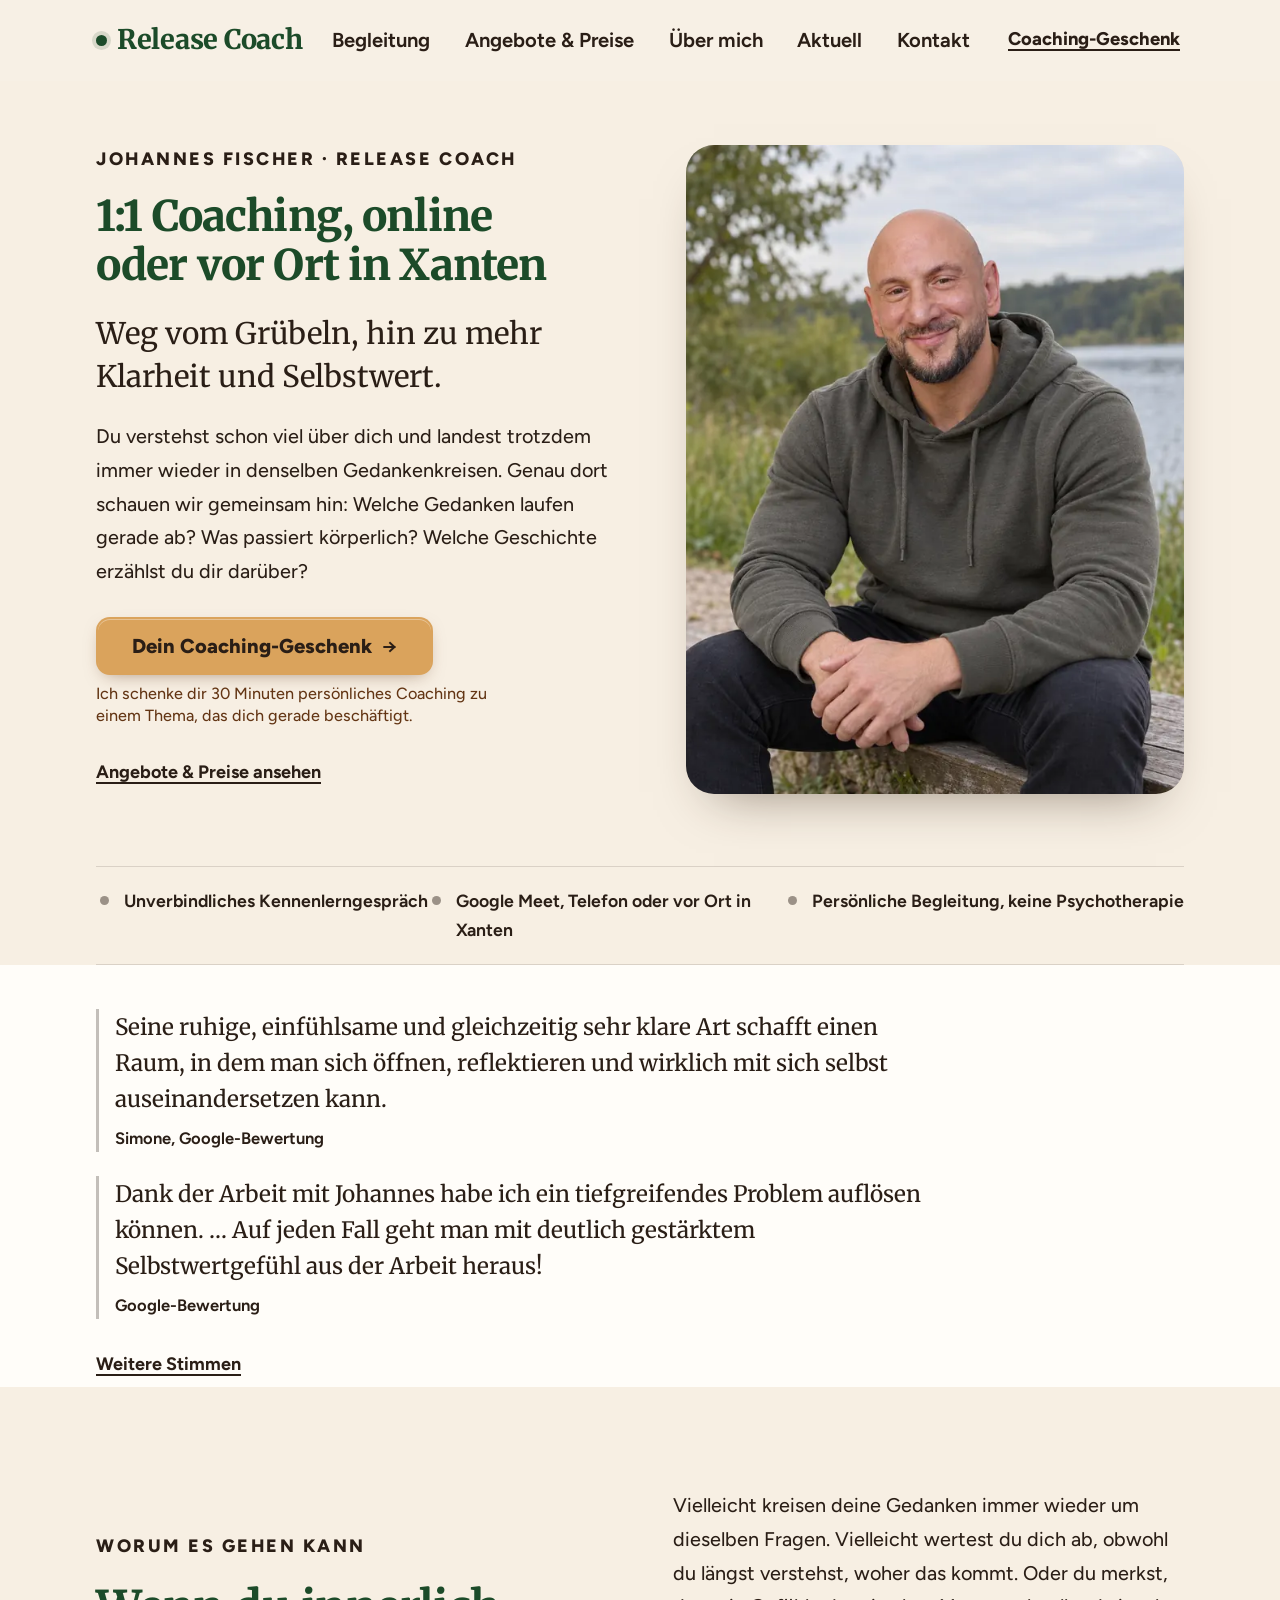
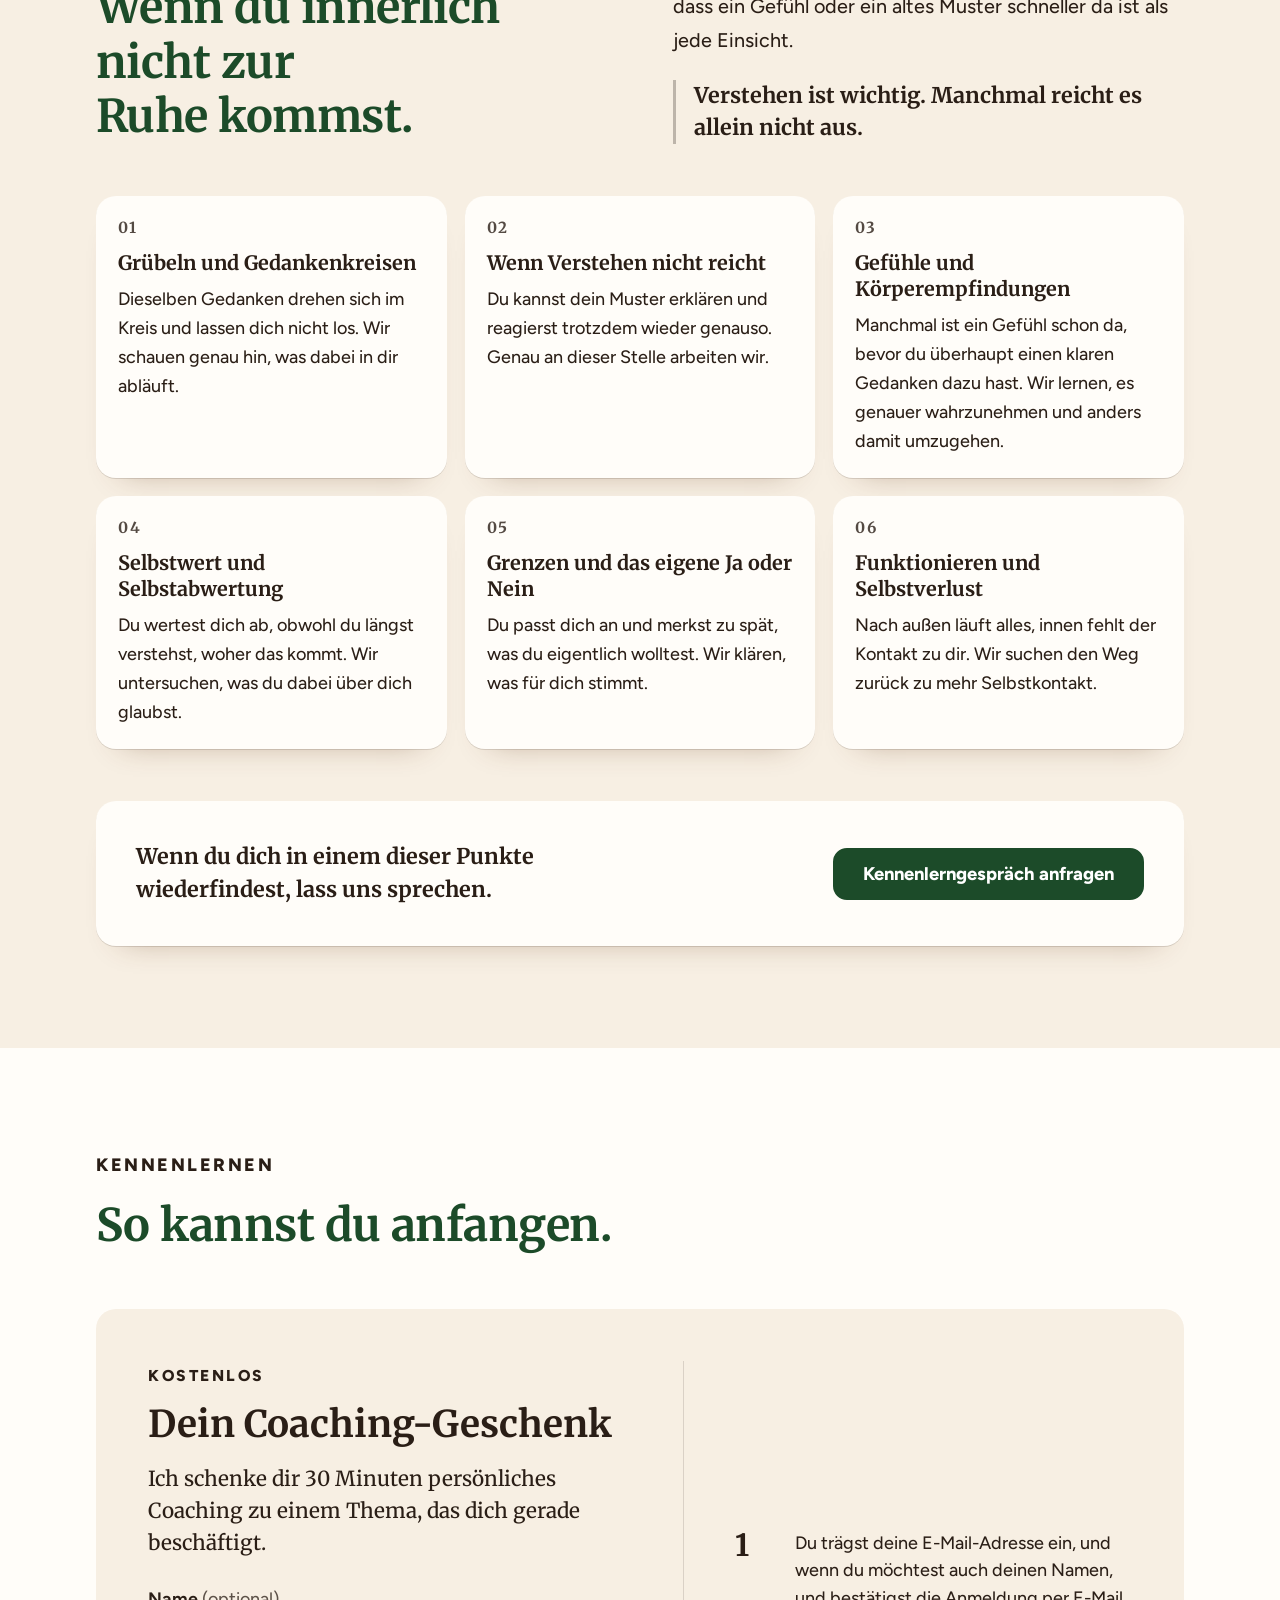
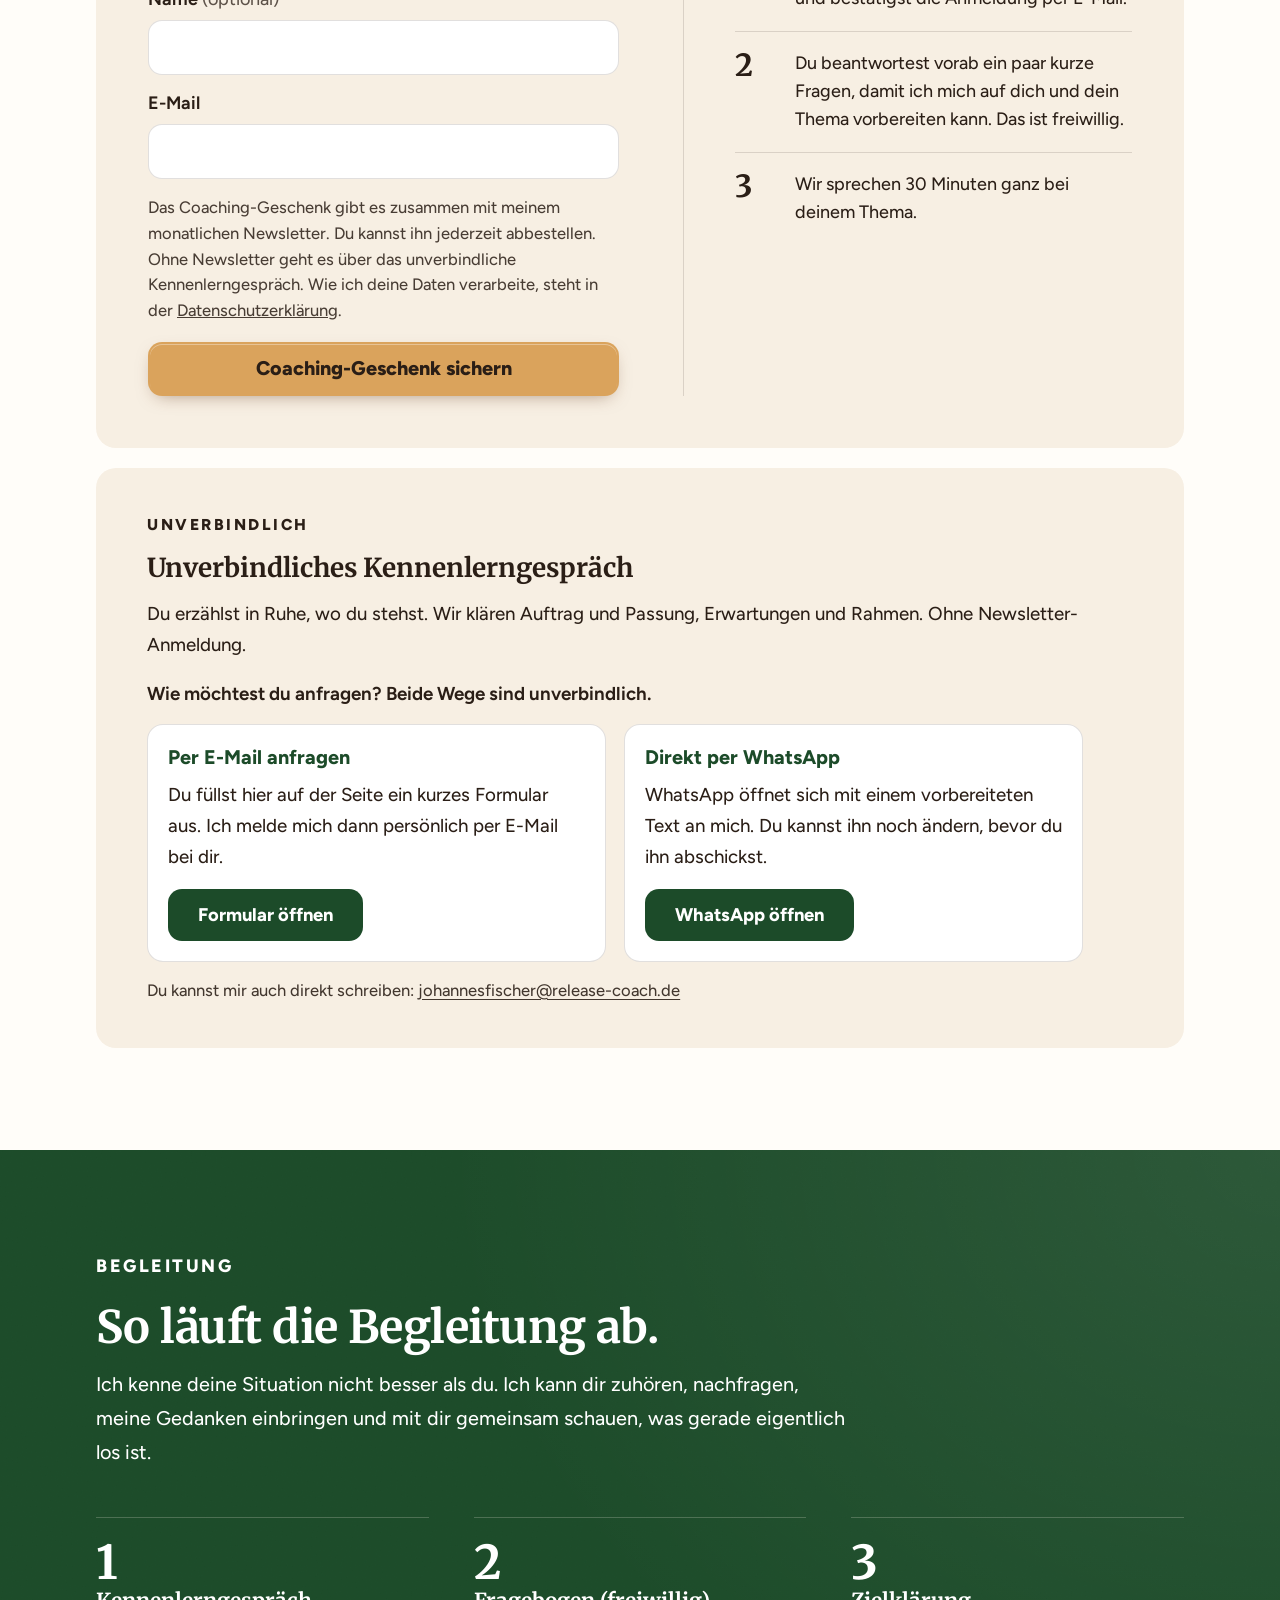
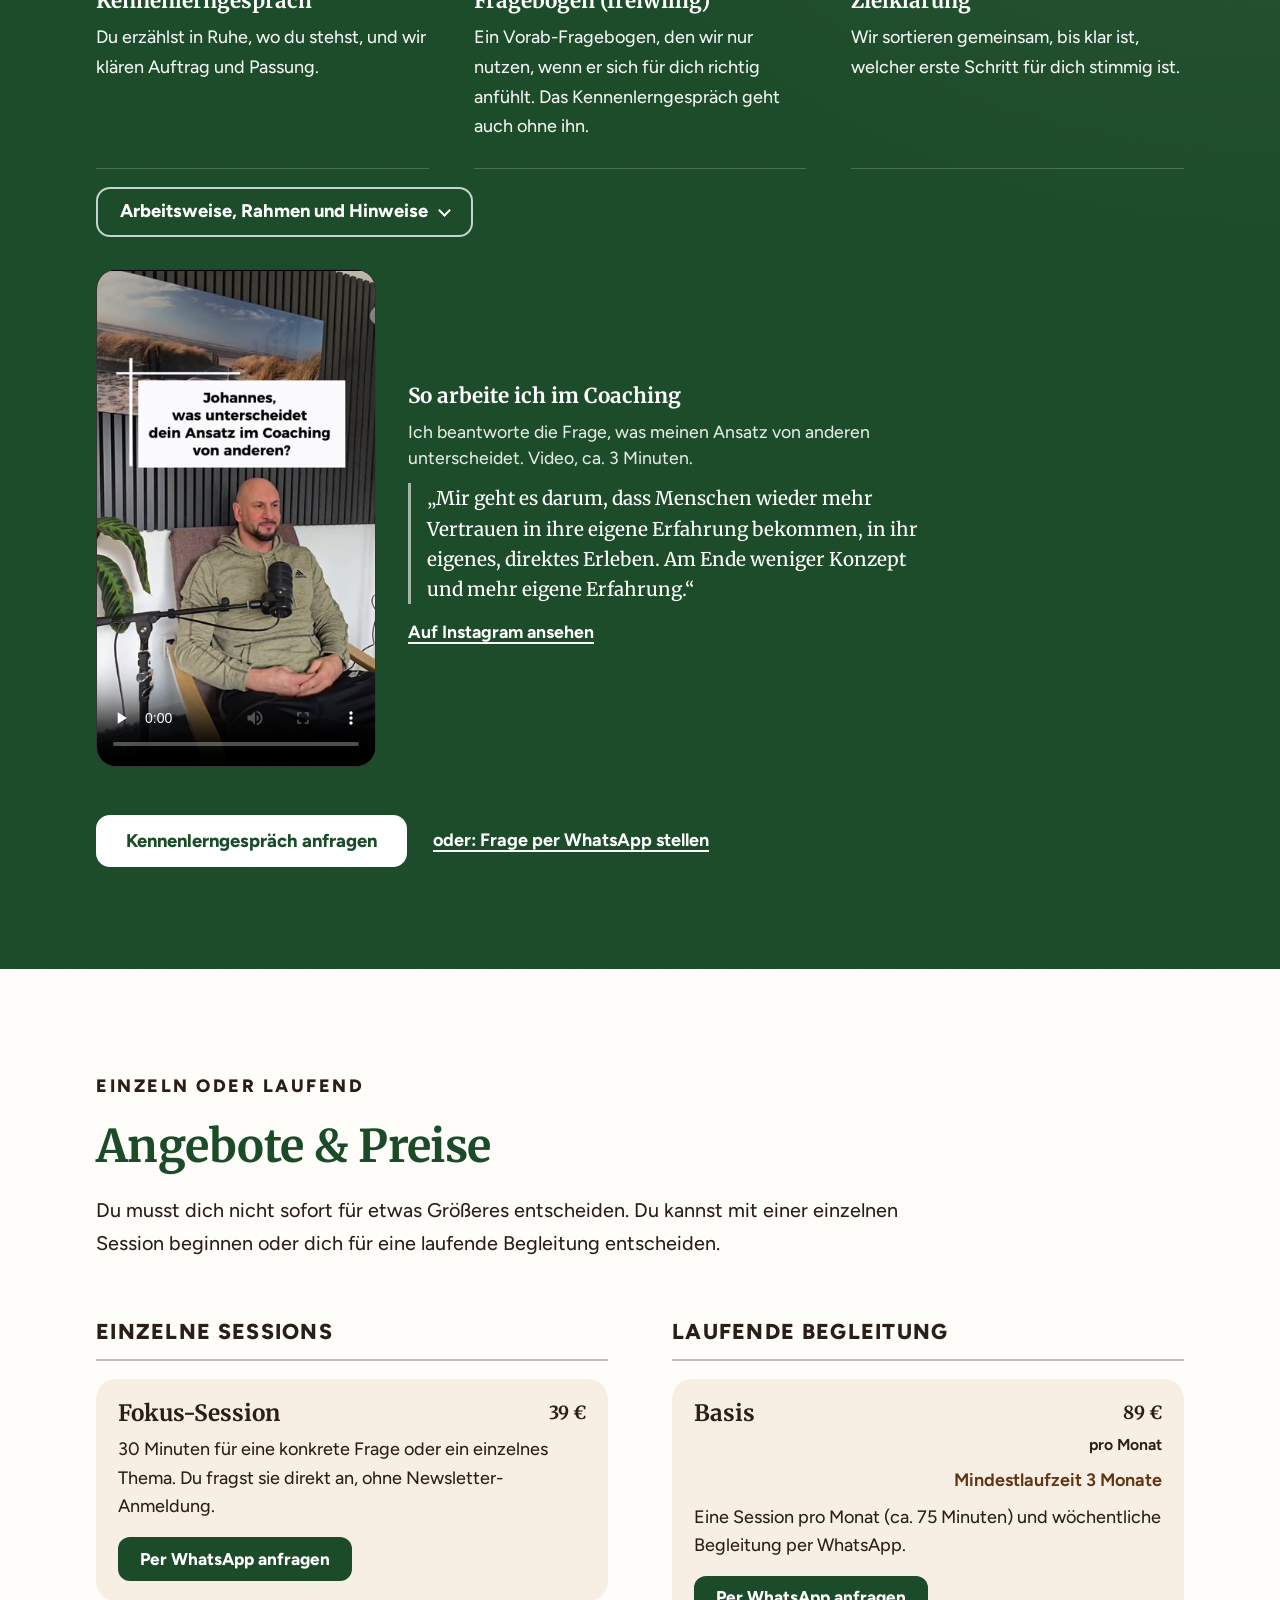
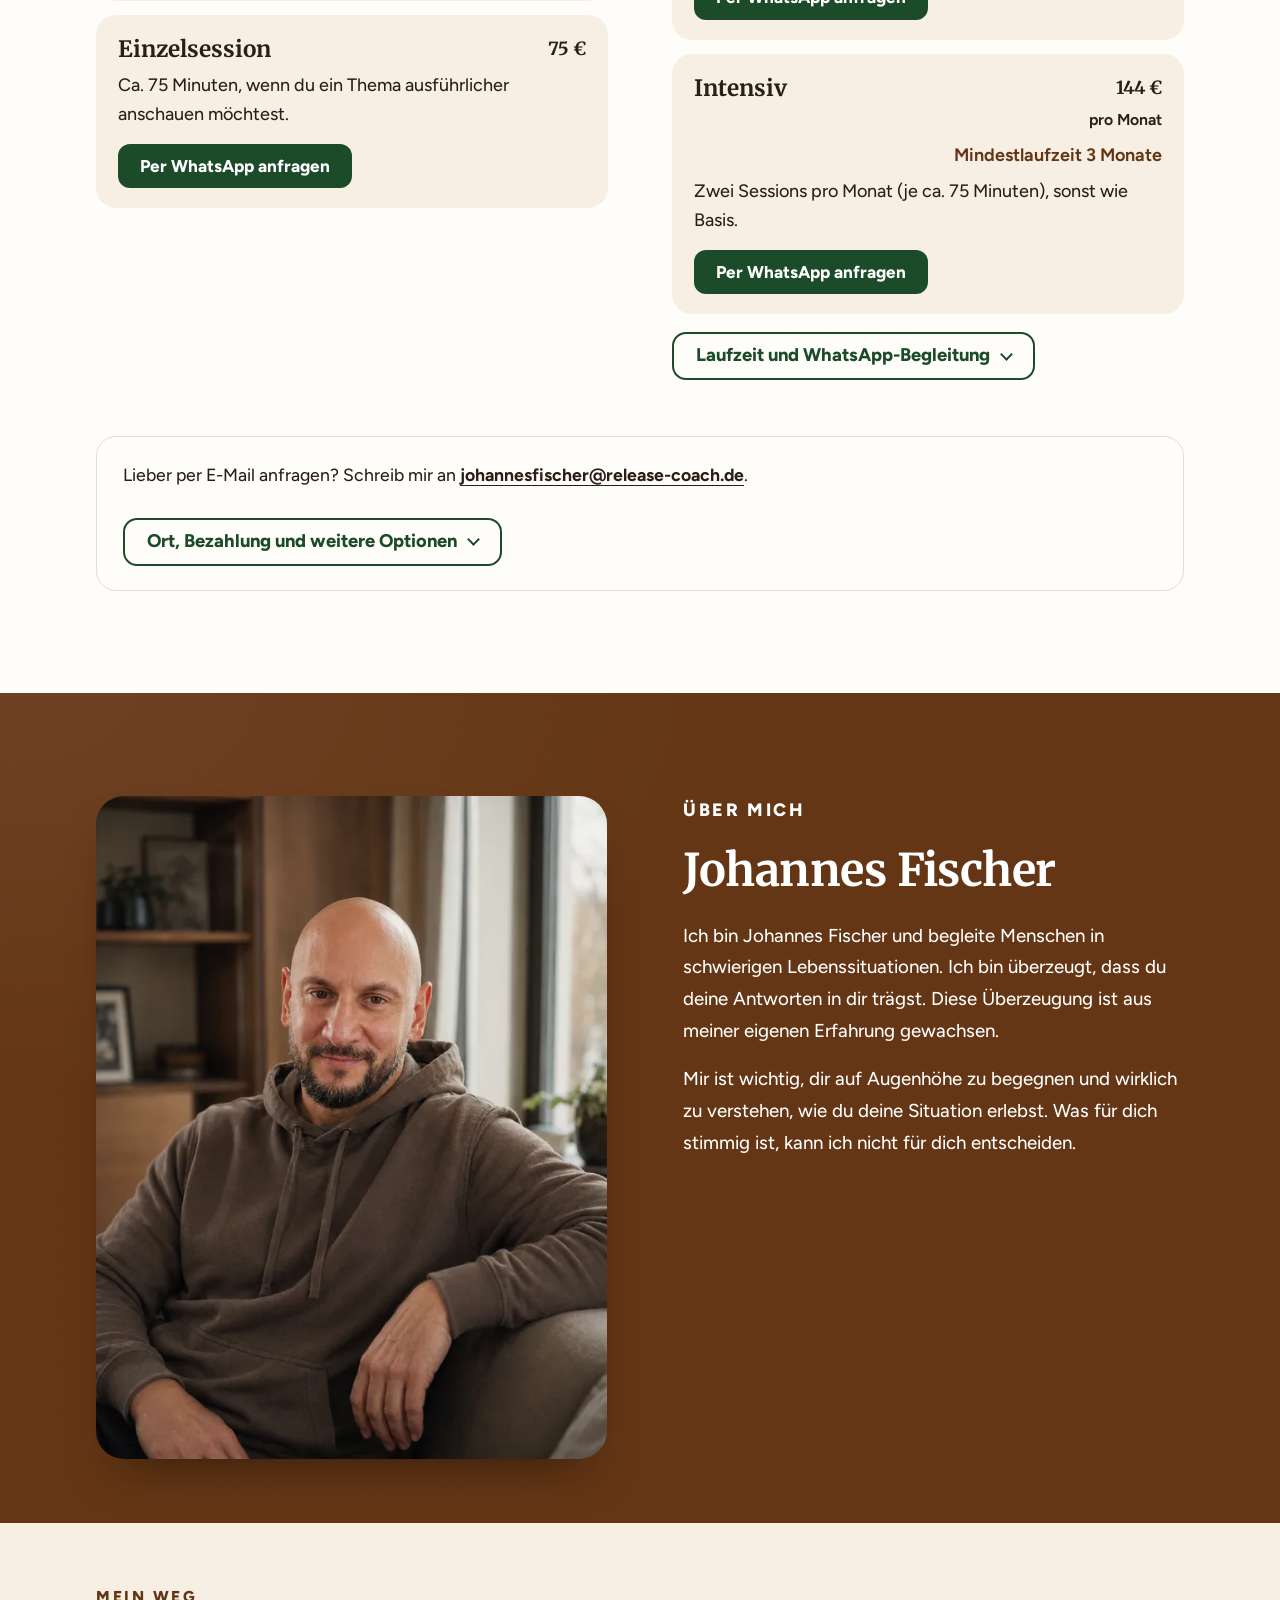
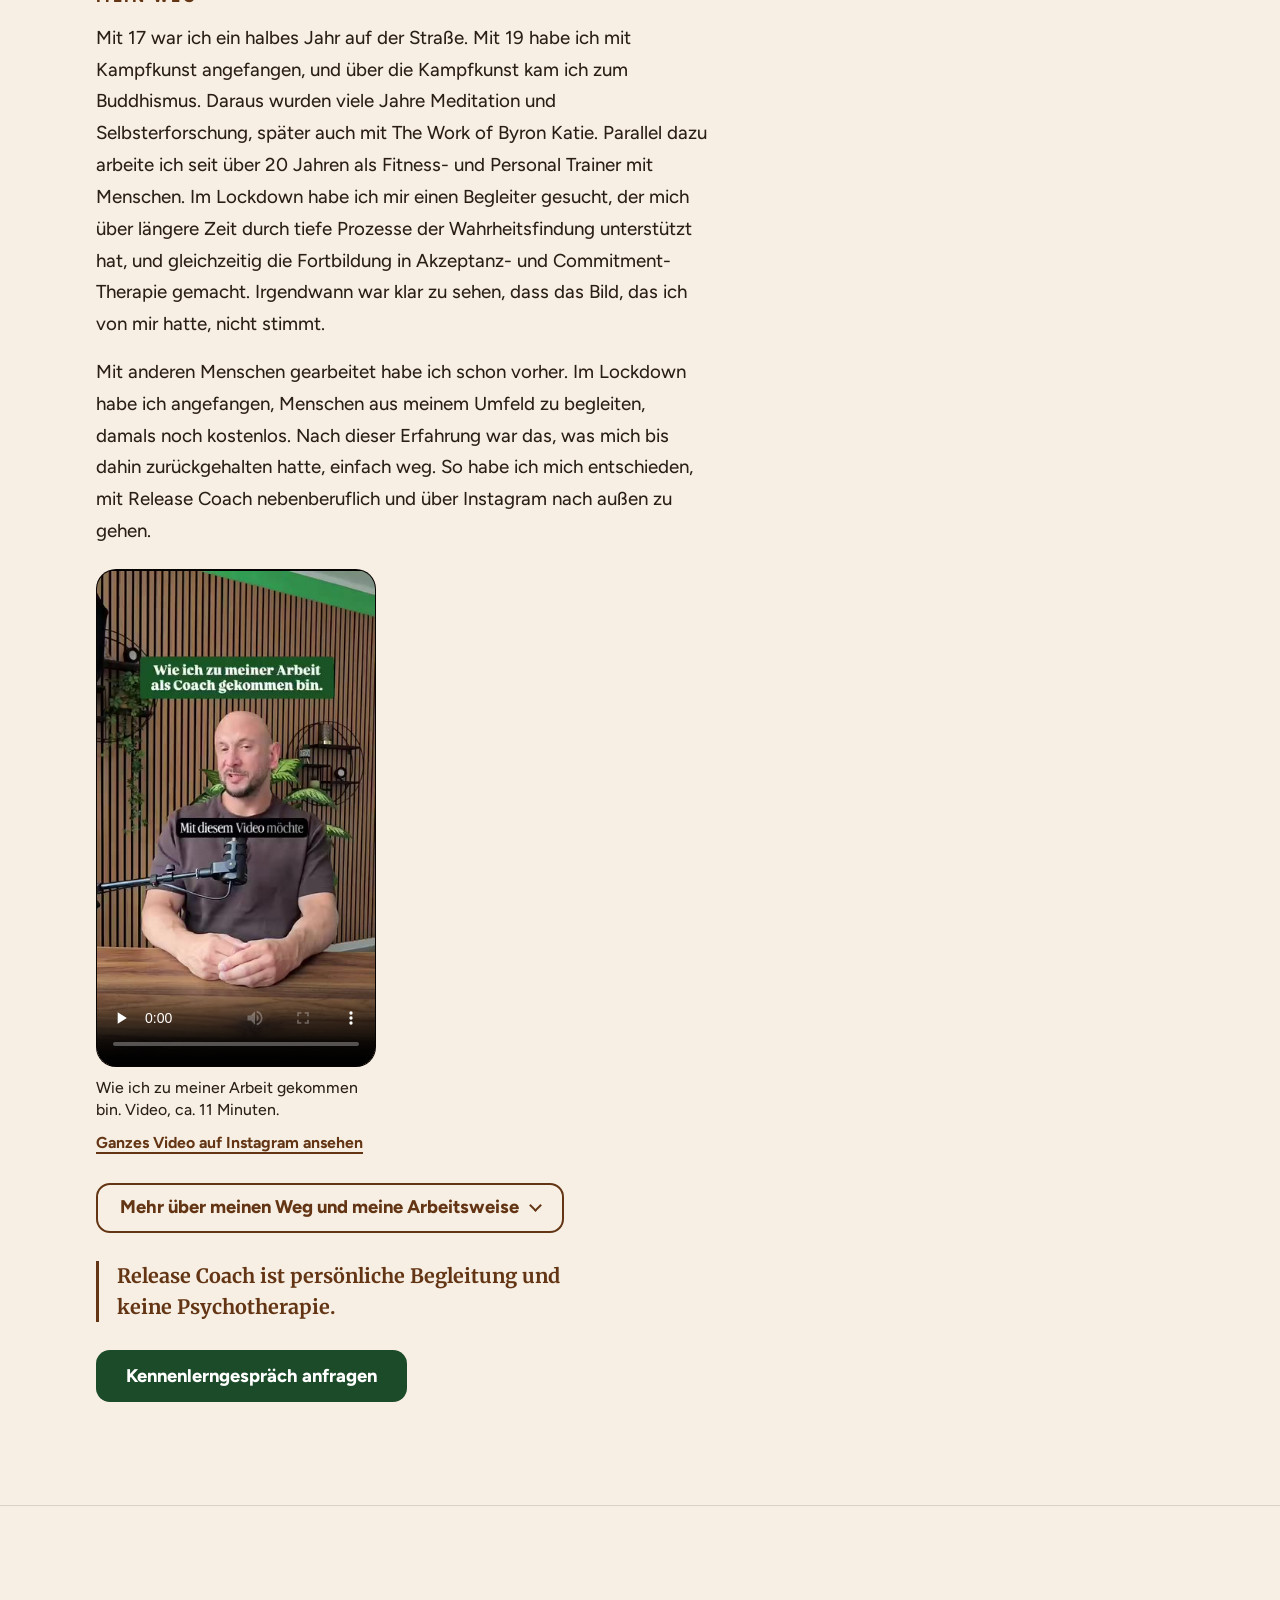
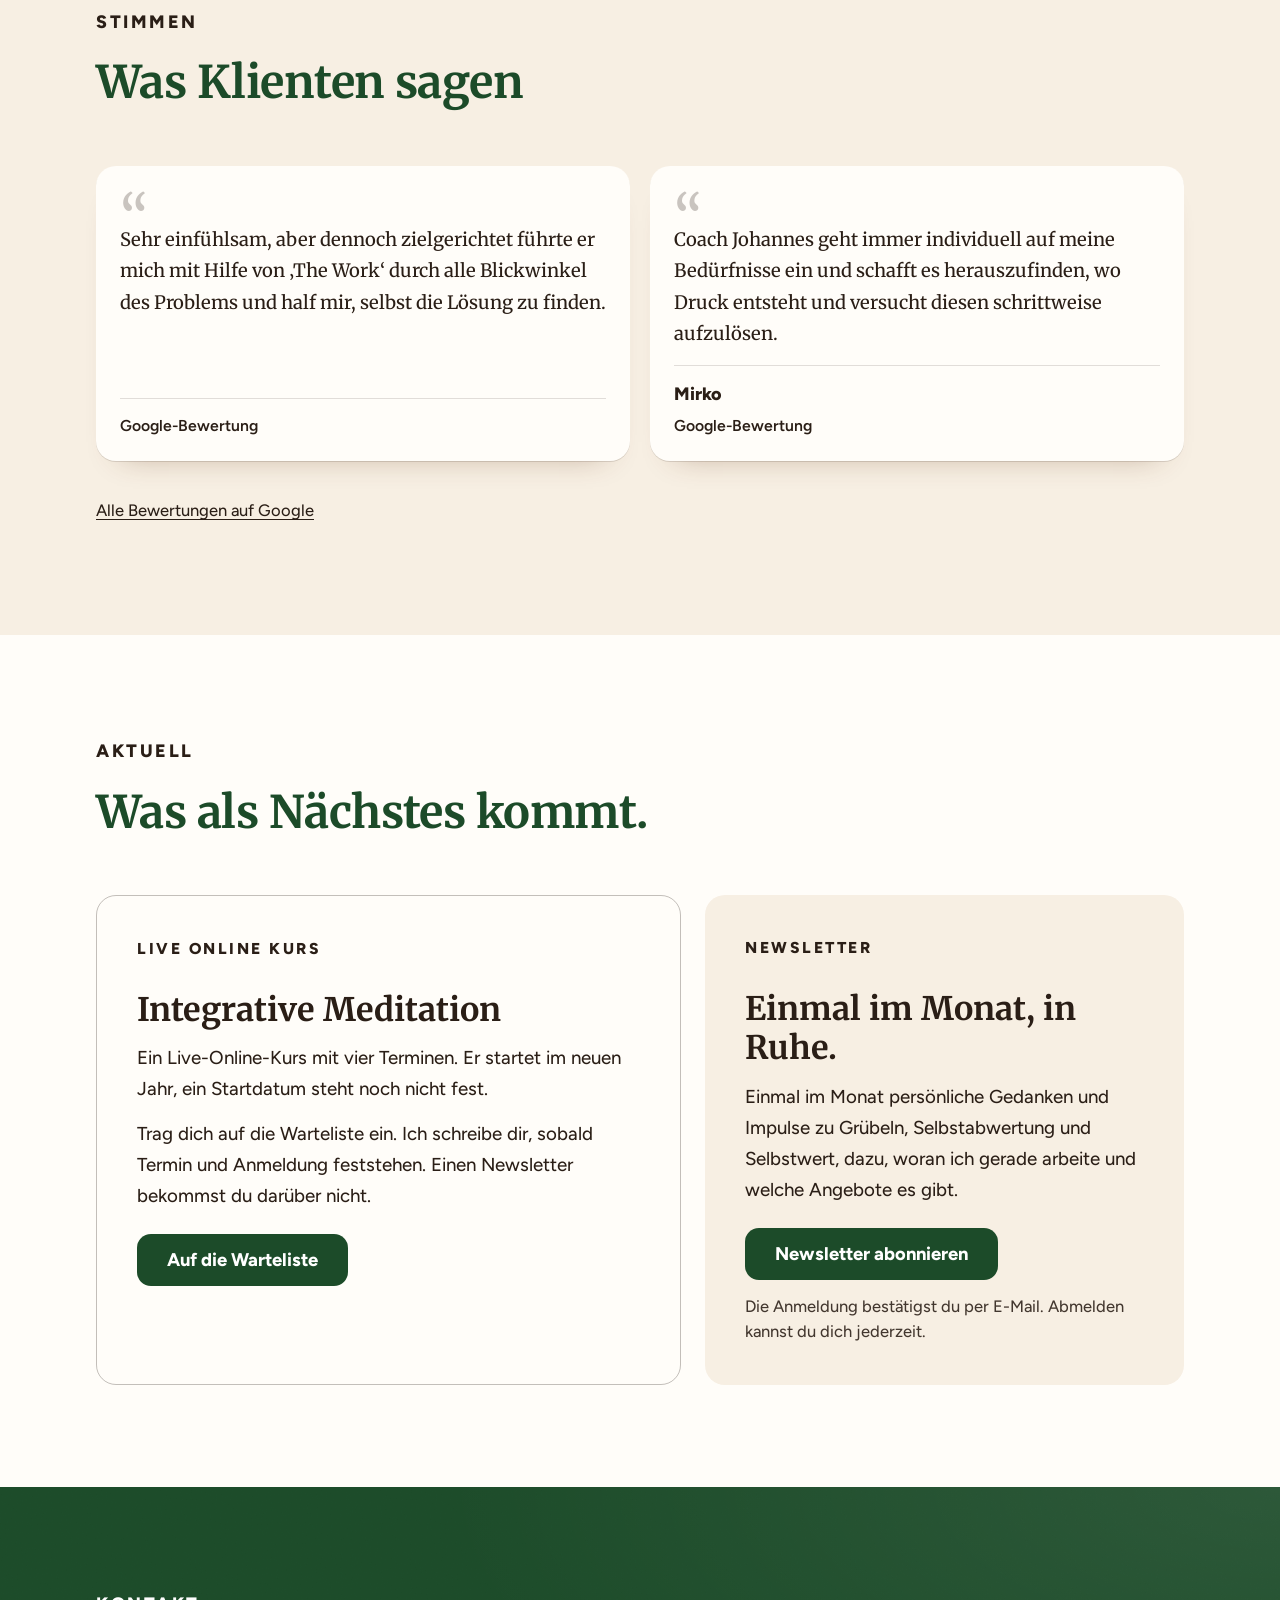
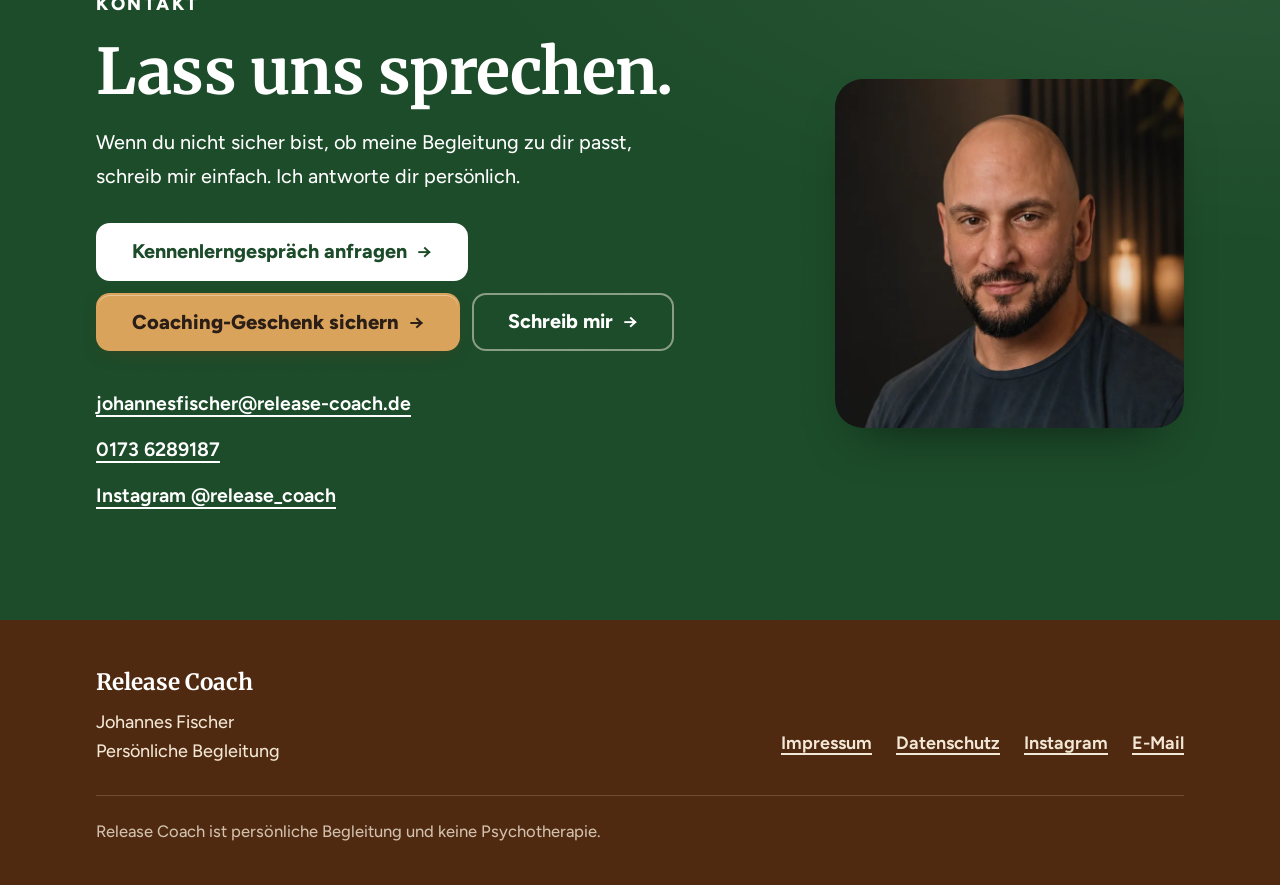
<file: index.html>
<!doctype html>
<html lang="de">
<head>
<meta charset="utf-8">
<meta name="viewport" content="width=device-width, initial-scale=1">
<title>Coaching bei Grübeln und Gedankenkreisen | Johannes Fischer, Xanten &amp; online</title>
<meta name="description" content="Persönliche Begleitung bei Gedankenkreisen und Grübeln, Selbstwert und emotionaler Klärung. Mit Johannes Fischer, Release Coach, per Google Meet, Telefon oder vor Ort in Xanten.">
<meta name="theme-color" content="#F7EFE3">
<link rel="icon" href="favicon.ico" sizes="48x48">
<link rel="icon" type="image/svg+xml" href="assets/favicon.svg">
<link rel="icon" type="image/png" sizes="32x32" href="assets/favicon-32.png">
<link rel="apple-touch-icon" href="assets/apple-touch-icon.png">
<link rel="canonical" href="https://release-coach.de/">
<meta property="og:type" content="website">
<meta property="og:locale" content="de_DE">
<meta property="og:site_name" content="Release Coach">
<meta property="og:title" content="Release Coach · Johannes Fischer · Persönliche Begleitung">
<meta property="og:description" content="Persönliche Begleitung bei Gedankenkreisen und Grübeln, Selbstwert und emotionaler Klärung. Mit Johannes Fischer, Release Coach.">
<meta property="og:url" content="https://release-coach.de/">
<meta property="og:image" content="https://release-coach.de/assets/img/og-image.jpg">
<meta property="og:image:width" content="1200">
<meta property="og:image:height" content="630">
<meta property="og:image:alt" content="Johannes Fischer, Release Coach, Persönliche Begleitung">
<meta name="twitter:card" content="summary_large_image">
<meta name="twitter:title" content="Release Coach · Johannes Fischer · Persönliche Begleitung">
<meta name="twitter:description" content="Persönliche Begleitung bei Gedankenkreisen und Grübeln, Selbstwert und emotionaler Klärung. Mit Johannes Fischer, Release Coach.">
<meta name="twitter:image" content="https://release-coach.de/assets/img/og-image.jpg">
<link rel="preload" href="assets/fonts/merriweather-var.woff2" as="font" type="font/woff2" crossorigin>
<link rel="preload" href="assets/fonts/figtree-var.woff2" as="font" type="font/woff2" crossorigin>
<link rel="stylesheet" href="style.css">
<script type="application/ld+json">
{"@context":"https://schema.org","@type":"ProfessionalService","name":"Release Coach · Johannes Fischer","description":"Persönliche Begleitung bei Gedankenkreisen und Grübeln, Selbstwert und emotionaler Klärung. Keine Psychotherapie.","url":"https://release-coach.de/","image":"https://release-coach.de/assets/img/og-image.jpg","email":"johannesfischer@release-coach.de","telephone":"+491736289187","address":{"@type":"PostalAddress","streetAddress":"Niederstraße 28","postalCode":"46509","addressLocality":"Xanten","addressCountry":"DE"},"areaServed":[{"@type":"City","name":"Xanten"},{"@type":"Country","name":"Deutschland"}],"founder":{"@type":"Person","name":"Johannes Fischer"},"sameAs":["https://www.instagram.com/release_coach/","https://www.google.com/maps?cid=7909192929721564540"]}
</script>
<script>document.documentElement.className+=' js';</script>
</head>
<body>

<a class="skip" href="#inhalt">Zum Inhalt springen</a>

<header class="site-header" id="kopf">
  <div class="bar wrap">
    <a class="mark" href="#top" aria-label="Release Coach, zum Seitenanfang"><span class="mark-dot" aria-hidden="true"></span>Release Coach</a>
    <nav class="nav-desktop" aria-label="Hauptnavigation">
      <a href="#ablauf">Begleitung</a>
      <a href="#angebote">Angebote &amp; Preise</a>
      <a href="#ueber-mich">Über mich</a>
      <a href="#aktuell">Aktuell</a>
      <a href="#kontakt">Kontakt</a>
    </nav>
    <a class="bar-cta" href="#geschenk">Coaching-Geschenk</a>
    <button class="burger" type="button" aria-expanded="false" aria-controls="menu" aria-label="Menü öffnen">
      <span class="burger-label">Menü</span>
      <span class="burger-icon" aria-hidden="true"><i></i><i></i><i></i></span>
    </button>
  </div>
  <noscript>
    <nav class="nav-fallback" aria-label="Hauptnavigation ohne Skript">
      <a href="#ablauf">Begleitung</a><a href="#angebote">Angebote &amp; Preise</a><a href="#ueber-mich">Über mich</a><a href="#aktuell">Aktuell</a><a href="#kontakt">Kontakt</a>
    </nav>
  </noscript>
</header>

<div class="menu" id="menu" role="dialog" aria-modal="true" aria-label="Menü" hidden>
  <nav class="menu-nav" aria-label="Hauptnavigation mobil">
    <a href="#ablauf">Begleitung</a>
    <a href="#angebote">Angebote &amp; Preise</a>
    <a href="#ueber-mich">Über mich</a>
    <a href="#aktuell">Aktuell</a>
    <a href="#kontakt">Kontakt</a>
  </nav>
  <div class="menu-foot">
    <a class="btn btn-gold btn-block" href="#geschenk">Coaching-Geschenk sichern</a>
    <a class="menu-mail" href="mailto:johannesfischer@release-coach.de">johannesfischer@release-coach.de</a>
  </div>
</div>

<main id="inhalt">

<!-- 1. EINSTIEG -->
<section class="hero" id="top">
  <div class="wrap hero-grid">
    <div class="hero-copy">
      <p class="kicker">Johannes Fischer · Release Coach</p>
      <h1>1:1 Coaching, online oder vor Ort in Xanten</h1>
      <p class="lead">Weg vom Grübeln, hin zu mehr Klarheit und Selbstwert.</p>
      <p class="hero-text">Du verstehst schon viel über dich und landest trotzdem immer wieder in denselben Gedankenkreisen. Genau dort schauen wir gemeinsam hin: Welche Gedanken laufen gerade ab? Was passiert körperlich? Welche Geschichte erzählst du dir darüber?</p>
      <div class="hero-cta">
        <div class="hero-gift">
          <a class="btn btn-gold btn-lg" href="#geschenk">Dein Coaching-Geschenk</a>
          <p class="hero-gift-note">Ich schenke dir 30 Minuten persönliches Coaching zu einem Thema, das dich gerade beschäftigt.</p>
        </div>
        <a class="textlink hide-mobile" href="#angebote">Angebote &amp; Preise ansehen</a>
      </div>
    </div>
    <figure class="hero-photo">
      <picture>
        <source type="image/webp" srcset="assets/img/hero-see-640.webp 640w, assets/img/hero-see-1000.webp 1000w" sizes="(min-width:960px) 460px, 100vw">
        <img src="assets/img/hero-see-1000.jpg" srcset="assets/img/hero-see-640.jpg 640w, assets/img/hero-see-1000.jpg 1000w" sizes="(min-width:960px) 460px, 100vw" width="1000" height="1250" alt="Johannes Fischer am See bei Xanten" fetchpriority="high">
      </picture>
    </figure>
  </div>
  <div class="wrap">
    <ul class="facts hide-mobile" aria-label="Auf einen Blick">
      <li class="hide-mobile">Unverbindliches Kennenlerngespräch</li>
      <li>Google Meet, Telefon oder vor Ort in Xanten</li>
      <li class="hide-mobile">Persönliche Begleitung, keine Psychotherapie</li>
    </ul>
  </div>
</section>


<!-- 1b. VERTRAUEN -->
<section class="trust" aria-label="Kundenstimme">
  <div class="wrap trust-in">
    <figure class="trust-quote">
      <blockquote><p>Seine ruhige, einfühlsame und gleichzeitig sehr klare Art schafft einen Raum, in dem man sich öffnen, reflektieren und wirklich mit sich selbst auseinandersetzen kann.</p></blockquote>
      <figcaption>Simone, Google-Bewertung</figcaption>
    </figure>
    <figure class="trust-quote">
      <blockquote><p>Dank der Arbeit mit Johannes habe ich ein tiefgreifendes Problem auflösen können. … Auf jeden Fall geht man mit deutlich gestärktem Selbstwertgefühl aus der Arbeit heraus!</p></blockquote>
      <figcaption>Google-Bewertung</figcaption>
    </figure>
    <a class="textlink" href="#stimmen">Weitere Stimmen</a>
  </div>
</section>

<!-- 3. WORUM ES GEHEN KANN -->
<section class="section section-cream" id="themen">
  <div class="wrap">
    <div class="themes-head">
      <div>
        <p class="label">Worum es gehen kann</p>
        <h2>Wenn du innerlich nicht zur Ruhe kommst.</h2>
      </div>
      <div>
        <p class="big">Vielleicht kreisen deine Gedanken immer wieder um dieselben Fragen. Vielleicht wertest du dich ab, obwohl du längst verstehst, woher das kommt. Oder du merkst, dass ein Gefühl oder ein altes Muster schneller da ist als jede Einsicht.</p>
        <p class="pull">Verstehen ist wichtig. Manchmal reicht es allein nicht aus.</p>
      </div>
    </div>

    <ul class="topics">
      <li><span class="topic-no" aria-hidden="true"></span>
        <h3>Grübeln und Gedankenkreisen</h3>
        <p>Dieselben Gedanken drehen sich im Kreis und lassen dich nicht los. Wir schauen genau hin, was dabei in dir abläuft.</p>
      </li>
      <li><span class="topic-no" aria-hidden="true"></span>
        <h3>Wenn Verstehen nicht reicht</h3>
        <p>Du kannst dein Muster erklären und reagierst trotzdem wieder genauso. Genau an dieser Stelle arbeiten wir.</p>
      </li>
      <li><span class="topic-no" aria-hidden="true"></span>
        <h3>Gefühle und Körperempfindungen</h3>
        <p>Manchmal ist ein Gefühl schon da, bevor du überhaupt einen klaren Gedanken dazu hast. Wir lernen, es genauer wahrzunehmen und anders damit umzugehen.</p>
      </li>
      <li><span class="topic-no" aria-hidden="true"></span>
        <h3>Selbstwert und Selbstabwertung</h3>
        <p>Du wertest dich ab, obwohl du längst verstehst, woher das kommt. Wir untersuchen, was du dabei über dich glaubst.</p>
      </li>
      <li><span class="topic-no" aria-hidden="true"></span>
        <h3>Grenzen und das eigene Ja oder Nein</h3>
        <p>Du passt dich an und merkst zu spät, was du eigentlich wolltest. Wir klären, was für dich stimmt.</p>
      </li>
      <li><span class="topic-no" aria-hidden="true"></span>
        <h3>Funktionieren und Selbstverlust</h3>
        <p>Nach außen läuft alles, innen fehlt der Kontakt zu dir. Wir suchen den Weg zurück zu mehr Selbstkontakt.</p>
      </li>
    </ul>

    <div class="themes-foot">
      <p class="invite">Wenn du dich in einem dieser Punkte wiederfindest, lass uns sprechen.</p>
      <div class="btn-row">
        <a class="btn btn-light" href="#kennenlernen">Kennenlerngespräch anfragen</a>
      </div>
    </div>
  </div>
</section>

<!-- 3b. GESCHENK UND ERSTGESPRÄCH (nach Themen, damit Wiedererkennen zuerst kommt) -->
<section class="section" id="coaching-geschenk">
  <div class="wrap">
    <div class="sec-head">
      <p class="label">Kennenlernen</p>
      <h2>So kannst du anfangen.</h2>
    </div>
    <div class="duo">
      <article class="gift gift-light" id="geschenk">
        <div class="gift-main">
          <p class="tag tag-brown">Kostenlos</p>
          <h3>Dein Coaching-Geschenk</h3>
          <p class="gift-lead">Ich schenke dir 30 Minuten persönliches Coaching zu einem Thema, das dich gerade beschäftigt.</p>
          <form class="site-form" id="geschenk-formular" novalidate>
            <p class="form-error" id="geschenk-fehler" role="alert" hidden tabindex="-1"></p>
            <p>
              <label for="gf-name">Name <span class="optional">(optional)</span></label>
              <input id="gf-name" name="name" type="text" autocomplete="name" maxlength="200">
            </p>
            <p>
              <label for="gf-email">E-Mail</label>
              <input id="gf-email" name="email" type="email" autocomplete="email" inputmode="email" maxlength="200" required>
            </p>
            <p class="hp" aria-hidden="true">
              <label for="gf-website">Website</label>
              <input id="gf-website" name="website" type="text" tabindex="-1" autocomplete="off">
            </p>
            <p class="gift-note">Das Coaching-Geschenk gibt es zusammen mit meinem monatlichen Newsletter. Du kannst ihn jederzeit abbestellen. Ohne Newsletter geht es über das unverbindliche Kennenlerngespräch. Wie ich deine Daten verarbeite, steht in der <a href="datenschutz.html">Datenschutzerklärung</a>.</p>
            <button type="submit" class="btn btn-gold">Coaching-Geschenk sichern</button>
          </form>
          <p class="gift-form-done" id="geschenk-hinweis" hidden tabindex="-1">Danke dir. Schau jetzt bitte in dein E-Mail-Postfach und bestätige deine Anmeldung. Danach erhältst du direkt Zugang zu deinem Coaching-Geschenk. Falls du die E-Mail nicht findest, schau bitte auch kurz in deinen Spam- oder Werbeordner.</p>
        </div>
        <ol class="gift-steps">
          <li><span>Du trägst deine E-Mail-Adresse ein, und wenn du möchtest auch deinen Namen, und bestätigst die Anmeldung per E-Mail.</span></li>
          <li><span>Du beantwortest vorab ein paar kurze Fragen, damit ich mich auf dich und dein Thema vorbereiten kann. Das ist freiwillig.</span></li>
          <li><span>Wir sprechen 30 Minuten ganz bei deinem Thema.</span></li>
        </ol>
      </article>
      <article class="intro-call choice" id="kennenlernen" aria-labelledby="kennenlernen-titel">
        <p class="tag tag-green">Unverbindlich</p>
        <h3 id="kennenlernen-titel">Unverbindliches Kennenlerngespräch</h3>
        <p class="choice-lead">Du erzählst in Ruhe, wo du stehst. Wir klären Auftrag und Passung, Erwartungen und Rahmen. Ohne Newsletter-Anmeldung.</p>
        <p class="choice-ask">Wie möchtest du anfragen? Beide Wege sind unverbindlich.</p>
        <div class="choice-options">
          <div class="choice-option">
            <h4 class="choice-title">Per E-Mail anfragen</h4>
            <p class="choice-text">Du füllst hier auf der Seite ein kurzes Formular aus. Ich melde mich dann persönlich per E-Mail bei dir.</p>
            <button type="button" class="btn btn-green" id="kl-mail-btn" aria-expanded="false" aria-controls="kennenlern-formular">Formular öffnen</button>
          </div>
          <div class="choice-option">
            <h4 class="choice-title">Direkt per WhatsApp</h4>
            <p class="choice-text">WhatsApp öffnet sich mit einem vorbereiteten Text an mich. Du kannst ihn noch ändern, bevor du ihn abschickst.</p>
            <a class="btn btn-green" href="https://wa.me/491736289187?text=Hallo%20Johannes%2C%20ich%20interessiere%20mich%20f%C3%BCr%20ein%20unverbindliches%20Kennenlerngespr%C3%A4ch%20und%20w%C3%BCrde%20gerne%20kurz%20schauen%2C%20ob%20Deine%20Begleitung%20gerade%20zu%20meinem%20Thema%20passt" target="_blank" rel="noopener">WhatsApp öffnen</a>
          </div>
        </div>
        <form class="site-form choice-form" id="kennenlern-formular" hidden novalidate>
          <h4 class="choice-form-title">Anfrage für ein Kennenlerngespräch</h4>
          <p class="form-error" id="kennenlern-fehler" role="alert" hidden tabindex="-1"></p>
          <p>
            <label for="kl-name">Name</label>
            <input id="kl-name" name="name" type="text" autocomplete="name" maxlength="200" required>
          </p>
          <p>
            <label for="kl-email">E-Mail</label>
            <input id="kl-email" name="email" type="email" autocomplete="email" inputmode="email" maxlength="200" required>
          </p>
          <p>
            <label for="kl-anliegen">Worum geht es dir? <span class="optional">(optional)</span></label>
            <textarea id="kl-anliegen" name="anliegen" rows="3" maxlength="2000" placeholder="Ein, zwei Sätze reichen."></textarea>
          </p>
          <p>
            <label for="kl-zeiten">Wunschzeiten <span class="optional">(optional)</span></label>
            <input id="kl-zeiten" name="zeiten" type="text" autocomplete="off" maxlength="300" placeholder="z. B. freitags vormittags oder abends">
          </p>
          <p class="hp" aria-hidden="true">
            <label for="kl-website">Website</label>
            <input id="kl-website" name="website" type="text" tabindex="-1" autocomplete="off">
          </p>
          <p class="gift-note">Deine Angaben kommen als E-Mail bei mir an. Ich nutze sie nur, um dir zu antworten. Mehr dazu steht in der <a href="datenschutz.html">Datenschutzerklärung</a>.</p>
          <button type="submit" class="btn btn-green">Anfrage abschicken</button>
        </form>
        <p class="gift-form-done choice-done" id="kennenlern-hinweis" hidden tabindex="-1"></p>
        <p class="small-note">Du kannst mir auch direkt schreiben: <a href="mailto:johannesfischer@release-coach.de?subject=Kennenlerngespr%C3%A4ch">johannesfischer@release-coach.de</a></p>
      </article>
    </div>
  </div>
</section>


<!-- 4. ABLAUF -->
<section class="section section-green tex" id="ablauf">
  <div class="wrap">
    <div class="flow-head">
      <div>
        <p class="label label-light">Begleitung</p>
        <h2>So läuft die Begleitung ab.</h2>
        <p class="big">Ich kenne deine Situation nicht besser als du. Ich kann dir zuhören, nachfragen, meine Gedanken einbringen und mit dir gemeinsam schauen, was gerade eigentlich los ist.</p>
      </div>
    </div>

    <ol class="steps">
      <li>
        <h3>Kennenlerngespräch</h3>
        <p>Du erzählst in Ruhe, wo du stehst, und wir klären Auftrag und Passung.</p>
      </li>
      <li>
        <h3>Fragebogen (freiwillig)</h3>
        <p>Ein Vorab-Fragebogen, den wir nur nutzen, wenn er sich für dich richtig anfühlt. Das Kennenlerngespräch geht auch ohne ihn.</p>
      </li>
      <li>
        <h3>Zielklärung</h3>
        <p>Wir sortieren gemeinsam, bis klar ist, welcher erste Schritt für dich stimmig ist.</p>
      </li>
    </ol>

    <details class="more flow-more" id="mehr-ablauf">
      <summary class="more-btn"><span class="more-closed">Arbeitsweise, Rahmen und Hinweise</span><span class="more-open">Weniger anzeigen</span></summary>
      <div class="more-body">
        <aside class="note-box">
          <h3>Gut zu wissen</h3>
          <p>Release Coach ist persönliche Begleitung und keine Psychotherapie. Sie ersetzt keine notwendige psychotherapeutische oder medizinische Behandlung. Wenn du bereits in Therapie bist, sprich vorher mit deiner Therapeutin oder deinem Therapeuten.</p>
        </aside>
        <h3 class="how-title">Während der Begleitung</h3>
        <ul class="how-list">
          <li>
            <h4>Begleitung</h4>
            <p>Impulse und neue Perspektiven, keine Rezepte. Ich kann nicht wissen, was für dich richtig ist. Du findest deine eigenen Antworten.</p>
          </li>
          <li>
            <h4>Arbeitsweise</h4>
            <p>Klare Planung und offenes, intuitives Erkunden. Der Schwerpunkt liegt auf der Arbeit mit deinen Gedanken: Grübelschleifen lösen, freundlicher mit dir sprechen, weniger Selbstabwertung, mehr Handlungsspielraum im Alltag.</p>
          </li>
          <li>
            <h4>Rahmen</h4>
            <p>1:1, per Google Meet, am Telefon oder in meinem Coaching-Raum in Xanten. Eine einmalige Sitzung oder mehrere Termine, ganz nach Absprache.</p>
          </li>
        </ul>
      </div>
    </details>

    <figure class="flow-video">
      <video controls playsinline preload="none" poster="assets/video/coaching-ansatz-poster.jpg" width="360" height="640" aria-label="Video: So arbeite ich im Coaching">
        <source src="assets/video/coaching-ansatz.mp4" type="video/mp4">
        Dein Browser kann dieses Video nicht abspielen. Du findest es auch auf <a href="https://www.instagram.com/reel/DgAHg1mKq9a/" target="_blank" rel="noopener">Instagram</a>.
      </video>
      <figcaption>
        <strong>So arbeite ich im Coaching</strong>
        <span>Ich beantworte die Frage, was meinen Ansatz von anderen unterscheidet. Video, ca. 3 Minuten.</span>
        <p class="video-core">„Mir geht es darum, dass Menschen wieder mehr Vertrauen in ihre eigene Erfahrung bekommen, in ihr eigenes, direktes Erleben. Am Ende weniger Konzept und mehr eigene Erfahrung.“</p>
        <a class="textlink" href="https://www.instagram.com/reel/DgAHg1mKq9a/" target="_blank" rel="noopener">Auf Instagram ansehen</a>
      </figcaption>
    </figure>

    <div class="flow-foot">
      <a class="btn btn-light" href="#kennenlernen">Kennenlerngespräch anfragen</a>
      <a class="textlink" href="https://wa.me/491736289187?text=Hallo%20Johannes%2C%20ich%20w%C3%BCrde%20gerne%20mehr%20dar%C3%BCber%20erfahren%2C%20wie%20deine%20Begleitung%20abl%C3%A4uft." target="_blank" rel="noopener">oder: Frage per WhatsApp stellen</a>
    </div>
  </div>
</section>

<!-- 5. ANGEBOTE -->
<section class="section" id="angebote">
  <div class="wrap">
    <div class="sec-head">
      <p class="label">Einzeln oder laufend</p>
      <h2>Angebote &amp; Preise</h2>
      <p class="big">Du musst dich nicht sofort für etwas Größeres entscheiden. Du kannst mit einer einzelnen Session beginnen oder dich für eine laufende Begleitung entscheiden.</p>
    </div>

    <div class="offer-cols">
      <div class="offer-group">
        <h3 class="group-title">Einzelne Sessions</h3>
        <ul class="offers">
          <li class="offer">
            <div class="offer-top">
              <h4>Fokus-Session</h4>
              <p class="price">39 €</p>
            </div>
            <p>30 Minuten für eine konkrete Frage oder ein einzelnes Thema. Du fragst sie direkt an, ohne Newsletter-Anmeldung.</p>
            <a class="btn btn-green btn-sm" href="https://wa.me/491736289187?text=Hallo%20Johannes%2C%20ich%20interessiere%20mich%20f%C3%BCr%20eine%20Fokus-Session%20%2839%20%E2%82%AC%29." target="_blank" rel="noopener" aria-label="Fokus-Session per WhatsApp anfragen">Per WhatsApp anfragen</a>
          </li>
          <li class="offer">
            <div class="offer-top">
              <h4>Einzelsession</h4>
              <p class="price">75 €</p>
            </div>
            <p>Ca. 75 Minuten, wenn du ein Thema ausführlicher anschauen möchtest.</p>
            <a class="btn btn-green btn-sm" href="https://wa.me/491736289187?text=Hallo%20Johannes%2C%20ich%20interessiere%20mich%20f%C3%BCr%20eine%20Einzelsession%20%2875%20%E2%82%AC%29." target="_blank" rel="noopener" aria-label="Einzelsession per WhatsApp anfragen">Per WhatsApp anfragen</a>
          </li>
        </ul>
      </div>

      <div class="offer-group">
        <h3 class="group-title" id="laufende-begleitung">Laufende Begleitung</h3>
        <ul class="offers">
          <li class="offer">
            <div class="offer-top">
              <h4>Basis</h4>
              <p class="price">89 €<span> pro Monat</span></p>
            </div>
            <p class="offer-term">Mindestlaufzeit 3 Monate</p>
            <p>Eine Session pro Monat (ca. 75 Minuten) und wöchentliche Begleitung per WhatsApp.</p>
            <a class="btn btn-green btn-sm" href="https://wa.me/491736289187?text=Hallo%20Johannes%2C%20ich%20interessiere%20mich%20f%C3%BCr%20die%20Mitgliedschaft%20Basis%20%2889%20%E2%82%AC%20pro%20Monat%29." target="_blank" rel="noopener" aria-label="Mitgliedschaft Basis per WhatsApp anfragen">Per WhatsApp anfragen</a>
          </li>
          <li class="offer">
            <div class="offer-top">
              <h4>Intensiv</h4>
              <p class="price">144 €<span> pro Monat</span></p>
            </div>
            <p class="offer-term">Mindestlaufzeit 3 Monate</p>
            <p>Zwei Sessions pro Monat (je ca. 75 Minuten), sonst wie Basis.</p>
            <a class="btn btn-green btn-sm" href="https://wa.me/491736289187?text=Hallo%20Johannes%2C%20ich%20interessiere%20mich%20f%C3%BCr%20die%20Mitgliedschaft%20Intensiv%20%28144%20%E2%82%AC%20pro%20Monat%29." target="_blank" rel="noopener" aria-label="Mitgliedschaft Intensiv per WhatsApp anfragen">Per WhatsApp anfragen</a>
          </li>
        </ul>
        <details class="more offer-more" id="mehr-mitgliedschaft">
          <summary class="more-btn"><span class="more-closed">Laufzeit und WhatsApp-Begleitung</span><span class="more-open">Weniger anzeigen</span></summary>
          <div class="more-body">
            <ul class="terms">
              <li>Mindestlaufzeit 3 Monate, danach kündbar mit 14 Tagen zum Monatsende.</li>
              <li>Rückmeldung auf WhatsApp innerhalb von 48 Stunden an Werktagen.</li>
              <li>Eine WhatsApp Anfrage pro Woche mit bis zu 3 Punkten.</li>
            </ul>
          </div>
        </details>
      </div>
    </div>

    <div class="offer-foot">
      <p class="offer-mail">Lieber per E-Mail anfragen? Schreib mir an <a href="mailto:johannesfischer@release-coach.de?subject=Anfrage%20Coaching">johannesfischer@release-coach.de</a>.</p>
      <details class="more offer-more" id="mehr-konditionen">
        <summary class="more-btn"><span class="more-closed">Ort, Bezahlung und weitere Optionen</span><span class="more-open">Weniger anzeigen</span></summary>
        <div class="more-body">
          <p><strong>Sessions</strong> finden per Google Meet, am Telefon oder in meinem Coaching-Raum in Xanten statt. Bezahlt wird bar vor Ort, per Rechnung oder per Überweisung.</p>
          <p class="client-line">WhatsApp Begleitung, 33 € pro Monat: nur für Menschen, die bereits mit mir gearbeitet haben.</p>
        </div>
      </details>
    </div>
  </div>
</section>

<!-- 6. ÜBER MICH -->
<section class="about-split" id="ueber-mich">
  <div class="about-intro section-brown tex">
  <div class="wrap about-grid">
    <figure class="about-photo">
      <picture>
        <source srcset="assets/img/ueber-mich-640.webp 640w, assets/img/ueber-mich.webp 1024w" sizes="(min-width:900px) 46vw, (min-width:600px) 560px, 100vw" type="image/webp">
        <img src="assets/img/ueber-mich.jpg" width="1024" height="1280" alt="Johannes Fischer sitzt entspannt in einem Sessel" loading="lazy">
      </picture>
    </figure>
    <div class="about-text">
      <p class="label label-light">Über mich</p>
      <h2>Johannes Fischer</h2>
      <p class="about-p">Ich bin Johannes Fischer und begleite Menschen in schwierigen Lebenssituationen. Ich bin überzeugt, dass du deine Antworten in dir trägst. Diese Überzeugung ist aus meiner eigenen Erfahrung gewachsen.</p>
      <p class="about-p">Mir ist wichtig, dir auf Augenhöhe zu begegnen und wirklich zu verstehen, wie du deine Situation erlebst. Was für dich stimmig ist, kann ich nicht für dich entscheiden.</p>
    </div>
  </div>
  </div>
  <div class="about-weg">
    <div class="wrap">
      <div class="about-text">
      <div class="weg">
        <h3>Mein Weg</h3>
        <p class="about-p">Mit 17 war ich ein halbes Jahr auf der Straße. Mit 19 habe ich mit Kampfkunst angefangen, und über die Kampfkunst kam ich zum Buddhismus. Daraus wurden viele Jahre Meditation und Selbsterforschung, später auch mit The Work of Byron Katie. Parallel dazu arbeite ich seit über 20 Jahren als Fitness- und Personal Trainer mit Menschen. Im Lockdown habe ich mir einen Begleiter gesucht, der mich über längere Zeit durch tiefe Prozesse der Wahrheitsfindung unterstützt hat, und gleichzeitig die Fortbildung in Akzeptanz- und Commitment-Therapie gemacht. Irgendwann war klar zu sehen, dass das Bild, das ich von mir hatte, nicht stimmt.</p>
        <p class="about-p">Mit anderen Menschen gearbeitet habe ich schon vorher. Im Lockdown habe ich angefangen, Menschen aus meinem Umfeld zu begleiten, damals noch kostenlos. Nach dieser Erfahrung war das, was mich bis dahin zurückgehalten hatte, einfach weg. So habe ich mich entschieden, mit Release Coach nebenberuflich und über Instagram nach außen zu gehen.</p>
        <figure class="weg-video">
          <video controls playsinline preload="none" poster="assets/video/mein-weg-poster.jpg" width="360" height="640" aria-label="Video: Wie ich zu meiner Arbeit gekommen bin">
            <source src="assets/video/mein-weg.mp4" type="video/mp4">
            Dein Browser kann dieses Video nicht abspielen. Du findest es auch auf <a href="https://www.instagram.com/reel/DaW3EP2MprZ/" target="_blank" rel="noopener">Instagram</a>.
          </video>
          <figcaption>Wie ich zu meiner Arbeit gekommen bin. Video, ca. 11 Minuten.<br><a class="textlink" href="https://www.instagram.com/reel/DaW3EP2MprZ/" target="_blank" rel="noopener">Ganzes Video auf Instagram ansehen</a></figcaption>
        </figure>
      </div>
      <details class="more" id="mehr-ueber-mich">
        <summary class="more-btn"><span class="more-closed">Mehr über meinen Weg und meine Arbeitsweise</span><span class="more-open">Weniger anzeigen</span></summary>
        <div class="more-body">
          <div class="weg weg-rest">
            <p class="about-p">Das Verschmolzensein mit meinen Gedanken hat sich gelöst. Es tauchen weiterhin Gefühle, Ängste und stressige Gedanken auf, aber es ist nicht mehr so eine klebrige Masse, in der ich automatisch glaube, was ich denke. Daraus ist meine Arbeit entstanden: raus aus der Gedankenmatrix, aus dem Grübeln und dem andauernden inneren Kommentarfilm. Das muss nicht komplett aufhören. Aber dass ich darin verloren bin, kann aufhören.</p>
            <p class="about-p">Danach geht es raus aus dem reinen Verstehen, rein ins Spüren und Erleben. Muster brauchen Zeit, es dauert oft länger, als man denkt, und ich kann niemandem garantieren, was dabei herauskommt. Der Name Release Coach kommt daher: Jeder wünscht sich irgendeine Form von Release.</p>
          </div>
          <div class="how">
            <h3>Wie ich arbeite</h3>
            <p class="about-p">Wissen ist wichtig. Aber Wissen verändert nichts, solange du nicht in Kontakt mit dir selbst kommst. Ich arbeite deshalb am liebsten zuerst mit dem, was tatsächlich da ist: Welche Gedanken laufen gerade ab? Was passiert körperlich? Welche Gefühle sind wahrnehmbar? Welche Geschichte erzählst du dir darüber?</p>
            <p class="about-p">Methoden wie The Work nutze ich, wenn sie helfen, einen Glaubenssatz zu untersuchen. Sie kommen für mich zusätzlich dazu, denn eine Methode sollte dem Menschen dienen.</p>
            <p class="about-p">Im Kern geht es für mich darum, dich wieder in deine eigene, direkte Erfahrung zu bringen. Mit Fragen und Impulsen unterstütze ich dich dabei, wieder klarer zu sehen und dich selbst besser wahrzunehmen. Am Ende ist es weniger Konzept und mehr Erfahrung. Genau darin möchte ich deine Selbstwirksamkeit stärken.</p>
          </div>
          <div class="creds">
        <h3>Mein Hintergrund</h3>
        <ul>
          <li>Seit über 20 Jahren Fitness- und Personal Trainer sowie Meditation, Selbsterforschung und Prozessarbeit</li>
          <li>Seit etwa zehn Jahren Glaubenssatzarbeit und Realitätsüberprüfung</li>
          <li>Ausbildung zum The-Work-Coach nach Byron Katie, inklusive NLP</li>
          <li>Ausbildung in Wholeness Work</li>
          <li>Fortbildung in Akzeptanz- und Commitment-Therapie (ACT)</li>
        </ul>
      </div>
          <p class="more-close-wrap"><button type="button" class="more-btn more-close" id="mehr-schliessen">Weniger anzeigen</button></p>
        </div>
      </details>
      <p class="boundary">Release Coach ist persönliche Begleitung und keine Psychotherapie.</p>
      <a class="btn btn-green" href="#kennenlernen">Kennenlerngespräch anfragen</a>
    </div>
    </div>
  </div>
</section>

<!-- 6b. STIMMEN (echte Google-Bewertungen, Vornamen mit Freigabe) -->
<section class="section section-cream" id="stimmen">
  <div class="wrap">
    <div class="sec-head">
      <p class="label">Stimmen</p>
      <h2>Was Klienten sagen</h2>
    </div>
    <div class="quotes">
            <figure class="quote">
        <blockquote><p>Sehr einfühlsam, aber dennoch zielgerichtet führte er mich mit Hilfe von ‚The Work‘ durch alle Blickwinkel des Problems und half mir, selbst die Lösung zu finden.</p></blockquote>
        <figcaption><span class="q-src">Google-Bewertung</span></figcaption>
      </figure>
      <figure class="quote">
        <blockquote><p>Coach Johannes geht immer individuell auf meine Bedürfnisse ein und schafft es herauszufinden, wo Druck entsteht und versucht diesen schrittweise aufzulösen.</p></blockquote>
        <figcaption><span class="q-name">Mirko</span><span class="q-src">Google-Bewertung</span></figcaption>
      </figure>
    </div>
    <p class="quotes-more"><a href="https://www.google.com/maps?cid=7909192929721564540" target="_blank" rel="noopener">Alle Bewertungen auf Google</a></p>
  </div>
</section>

<!-- 7. AKTUELL + 8. NEWSLETTER -->
<section class="section" id="aktuell">
  <div class="wrap">
    <div class="sec-head">
      <p class="label">Aktuell</p>
      <h2>Was als Nächstes kommt.</h2>
    </div>

    <div class="next-grid">
      <article class="course">
        <p class="tag tag-green">Live Online Kurs</p>
        <h3>Integrative Meditation</h3>
        <p>Ein Live-Online-Kurs mit vier Terminen. Er startet im neuen Jahr, ein Startdatum steht noch nicht fest.</p>
        <p>Trag dich auf die Warteliste ein. Ich schreibe dir, sobald Termin und Anmeldung feststehen. Einen Newsletter bekommst du darüber nicht.</p>
        <a class="btn btn-green" href="https://bc2cb3da.sibforms.com/serve/[base64]" target="_blank" rel="noopener">Auf die Warteliste</a>
      </article>

      <article class="news" id="newsletter">
        <p class="tag tag-brown">Newsletter</p>
        <h3>Einmal im Monat, in Ruhe.</h3>
        <p>Einmal im Monat persönliche Gedanken und Impulse zu Grübeln, Selbstabwertung und Selbstwert, dazu, woran ich gerade arbeite und welche Angebote es gibt.</p>
        <a class="btn btn-brown" href="https://bc2cb3da.sibforms.com/v2/serve/[base64]" target="_blank" rel="noopener">Newsletter abonnieren</a>
        <p class="small-note">Die Anmeldung bestätigst du per E-Mail. Abmelden kannst du dich jederzeit.</p>
      </article>
    </div>
    <!-- Reservierter Platz: spaeter kostenlose Workshops ueber die E-Mail-Liste, derzeit kein Inhalt -->
  </div>
</section>

<!-- 9. KONTAKT -->
<section class="section section-green tex contact" id="kontakt">
  <div class="wrap contact-grid">
    <div class="contact-copy">
      <p class="label label-light">Kontakt</p>
      <h2>Lass uns sprechen.</h2>
      <p class="big">Wenn du nicht sicher bist, ob meine Begleitung zu dir passt, schreib mir einfach. Ich antworte dir persönlich.</p>
      <div class="contact-cta">
        <a class="btn btn-light btn-lg" href="#kennenlernen">Kennenlerngespräch anfragen</a>
        <a class="btn btn-gold btn-lg" href="#geschenk">Coaching-Geschenk sichern</a>
        <button type="button" class="btn btn-ghost btn-lg" id="schreib-mir-btn" aria-expanded="false" aria-controls="kontaktformular">Schreib mir</button>
      </div>
      <form class="contact-form" id="kontaktformular" hidden novalidate>
        <h3 class="sr">Nachricht an Johannes</h3>
        <p class="contact-form-error" id="kontaktformular-fehler" role="alert" hidden tabindex="-1"></p>
        <p>
          <label for="cf-name">Name</label>
          <input id="cf-name" name="name" type="text" autocomplete="name" maxlength="200" required>
        </p>
        <p>
          <label for="cf-email">E-Mail</label>
          <input id="cf-email" name="email" type="email" autocomplete="email" inputmode="email" maxlength="200" required>
        </p>
        <p>
          <label for="cf-zeiten">Wunschzeiten <span class="optional">(optional)</span></label>
          <input id="cf-zeiten" name="zeiten" type="text" autocomplete="off" maxlength="300" placeholder="z. B. freitags vormittags oder abends">
        </p>
        <p>
          <label for="cf-nachricht">Nachricht</label>
          <textarea id="cf-nachricht" name="nachricht" rows="5" maxlength="5000" required></textarea>
        </p>
        <p class="hp" aria-hidden="true">
          <label for="cf-website">Website</label>
          <input id="cf-website" name="website" type="text" tabindex="-1" autocomplete="off">
        </p>
        <button type="submit" class="btn btn-light">Abschicken</button>
      </form>
      <p class="contact-form-done" id="kontaktformular-hinweis" hidden tabindex="-1"></p>
      <ul class="contact-lines">
        <li><a class="contact-line" href="mailto:johannesfischer@release-coach.de">johannesfischer@release-coach.de</a></li>
        <li><a class="contact-line" href="tel:+491736289187">0173 6289187</a></li>
        <li><a class="contact-line" href="https://www.instagram.com/release_coach/" target="_blank" rel="noopener">Instagram @release_coach</a></li>
      </ul>
    </div>
    <figure class="contact-photo">
      <picture>
        <source srcset="assets/img/kontakt.webp" type="image/webp">
        <img src="assets/img/kontakt.jpg" width="720" height="720" alt="Porträt von Johannes Fischer" loading="lazy">
      </picture>
    </figure>
  </div>
</section>

</main>

<footer class="footer">
  <div class="wrap">
    <div class="footer-grid">
      <div>
        <p class="footer-mark">Release Coach</p>
        <p>Johannes Fischer<br>Persönliche Begleitung</p>
      </div>
      <ul class="footer-links">
        <li><a href="impressum.html">Impressum</a></li>
        <li><a href="datenschutz.html">Datenschutz</a></li>
        <li><a href="https://www.instagram.com/release_coach/" target="_blank" rel="noopener">Instagram</a></li>
        <li><a href="mailto:johannesfischer@release-coach.de">E-Mail</a></li>
      </ul>
    </div>
    <p class="footer-small">Release Coach ist persönliche Begleitung und keine Psychotherapie.</p>
  </div>
</footer>

<script>
(function(){
  var d=document, h=d.getElementById('kopf'), b=d.querySelector('.burger'), m=d.getElementById('menu');
  function onScroll(){h.classList.toggle('is-scrolled',window.scrollY>12)}
  onScroll(); window.addEventListener('scroll',onScroll,{passive:true});

  function setMenu(open){
    b.setAttribute('aria-expanded',open); b.setAttribute('aria-label',open?'Menü schließen':'Menü öffnen');
    b.querySelector('.burger-label').textContent=open?'Schließen':'Menü';
    m.hidden=!open; d.documentElement.classList.toggle('menu-open',open);
    [d.getElementById('inhalt'),d.querySelector('.footer')].forEach(function(el){if(el){if(open){el.setAttribute('inert','')}else{el.removeAttribute('inert')}}});
    if(open){m.querySelector('a').focus()}else{b.focus()}
  }
  b.addEventListener('click',function(){setMenu(b.getAttribute('aria-expanded')!=='true')});
  m.addEventListener('click',function(e){if(e.target.closest('a'))setMenu(false)});
  d.addEventListener('keydown',function(e){
    if(m.hidden)return;
    if(e.key==='Escape'){setMenu(false);return}
    if(e.key==='Tab'){
      var f=[].slice.call(m.querySelectorAll('a')).concat([b]);
      var i=f.indexOf(d.activeElement);
      e.preventDefault();
      f[(i+(e.shiftKey?-1:1)+f.length)%f.length].focus()
    }
  });
  window.matchMedia('(min-width:960px)').addEventListener('change',function(q){if(q.matches&&!m.hidden)setMenu(false)});

})();
</script>
<script>
(function(){var d=document.getElementById('mehr-ueber-mich'),b=document.getElementById('mehr-schliessen');if(!d||!b)return;
b.addEventListener('click',function(){d.open=false;d.scrollIntoView({block:'center'});d.querySelector('summary').focus({preventScroll:true});});})();
</script>
<script>
(function(){
  var WORKER_URL='https://release-coach-formulare.johannesfischer.workers.dev';
  var startedAt=Date.now();
  var emailRe=/^[^\s@]+@[^\s@]+\.[^\s@]+$/;

  function show(el, on){ if(el) el.hidden=!on; }
  function setError(box, msg){
    if(!box) return;
    if(msg){ box.textContent=msg; box.hidden=false; box.focus(); }
    else { box.textContent=''; box.hidden=true; }
  }
  function sendViaWorker(path, data){
    return fetch(WORKER_URL+path,{
      method:'POST',
      headers:{'content-type':'application/json'},
      body:JSON.stringify(data)
    }).then(function(res){
      return res.json().catch(function(){ return {}; }).then(function(j){
        if(res.ok && j && j.ok) return j;
        var err=new Error((j && j.error) || 'send-failed');
        err.status=res.status;
        err.userMessage=(j && j.error) || '';
        throw err;
      });
    });
  }

  /* ----- Kontakt ----- */
  (function(){
    var form=document.getElementById('kontaktformular');
    var openBtn=document.getElementById('schreib-mir-btn');
    var done=document.getElementById('kontaktformular-hinweis');
    var err=document.getElementById('kontaktformular-fehler');
    if(!form||!openBtn) return;

    function openForm(){
      form.hidden=false;
      openBtn.setAttribute('aria-expanded','true');
      form.scrollIntoView({block:'start'});
      var first=form.querySelector('input:not([tabindex="-1"]),textarea');
      if(first) first.focus({preventScroll:true});
    }
    openBtn.addEventListener('click', openForm);

    function payload(){
      return {
        name:(form.elements.name.value||'').trim(),
        email:(form.elements.email.value||'').trim(),
        zeiten:(form.elements.zeiten.value||'').trim(),
        nachricht:(form.elements.nachricht.value||'').trim(),
        website:(form.elements.website && form.elements.website.value)||'',
        startedAt:startedAt
      };
    }
    function validate(data){
      if(!data.name) return 'Bitte trag deinen Namen ein.';
      if(!data.email||!emailRe.test(data.email)) return 'Bitte trag eine gültige E-Mail-Adresse ein.';
      if(!data.nachricht) return 'Bitte schreib eine kurze Nachricht.';
      return '';
    }
    function buildMailto(data){
      var body=['Name: '+data.name,'E-Mail: '+data.email,'Wunschzeiten: '+(data.zeiten||'–'),'','Nachricht:',data.nachricht].join('\n');
      return 'mailto:johannesfischer@release-coach.de?subject='+encodeURIComponent('Anfrage über release-coach.de')+'&body='+encodeURIComponent(body);
    }
    function sendViaMailto(data){
      var href=buildMailto(data);
      form.setAttribute('data-last-mailto', href);
      var a=form.querySelector('.cf-mailto');
      if(!a){ a=document.createElement('a'); a.className='cf-mailto'; a.hidden=true; form.appendChild(a); }
      a.setAttribute('href', href);
      a.click();
    }
    function showThanks(){
      done.innerHTML='Danke, deine Nachricht ist unterwegs. Ich antworte dir persönlich.';
    }
    function showFallback(){
      done.innerHTML='Dein E-Mail-Programm sollte sich jetzt mit der Nachricht öffnen. Wenn das nicht klappt, schreib mir einfach direkt an <a href="mailto:johannesfischer@release-coach.de">johannesfischer@release-coach.de</a> oder ruf an unter <a href="tel:+491736289187">0173 6289187</a>.';
    }
    function finish(fallback){
      form.hidden=true;
      if(done){
        if(fallback) showFallback(); else showThanks();
        done.hidden=false;
        done.scrollIntoView({block:'start'});
        done.focus();
      }
    }

    form.addEventListener('submit', function(e){
      e.preventDefault();
      var data=payload();
      var msg=validate(data);
      if(msg){ setError(err, msg); return; }
      setError(err, '');
      var btn=form.querySelector('button[type="submit"]');
      if(btn) btn.disabled=true;
      sendViaWorker('/kontakt', data).then(function(){
        finish(false);
      }).catch(function(ex){
        if(ex && ex.status && ex.status>=400 && ex.status<500 && ex.status!==429){
          setError(err, ex.userMessage || 'Bitte prüfe deine Angaben.');
          if(btn) btn.disabled=false;
          return;
        }
        sendViaMailto(data);
        finish(true);
      });
    });
  })();

  /* ----- Kennenlerngespräch: Auswahl und Formular ----- */
  (function(){
    var form=document.getElementById('kennenlern-formular');
    var openBtn=document.getElementById('kl-mail-btn');
    var done=document.getElementById('kennenlern-hinweis');
    var err=document.getElementById('kennenlern-fehler');
    if(!form||!openBtn) return;

    openBtn.addEventListener('click', function(){
      form.hidden=false;
      openBtn.setAttribute('aria-expanded','true');
      form.scrollIntoView({block:'start'});
      var first=form.querySelector('input:not([tabindex="-1"])');
      if(first) first.focus({preventScroll:true});
    });

    function payload(){
      var anliegen=(form.elements.anliegen.value||'').trim();
      return {
        typ:'kennenlernen',
        name:(form.elements.name.value||'').trim(),
        email:(form.elements.email.value||'').trim(),
        zeiten:(form.elements.zeiten.value||'').trim(),
        nachricht:'Anfrage für ein unverbindliches Kennenlerngespräch.\n\nWorum es geht: '+(anliegen||'–'),
        website:(form.elements.website && form.elements.website.value)||'',
        startedAt:startedAt
      };
    }
    function validate(data){
      if(!data.name) return 'Bitte trag deinen Namen ein.';
      if(!data.email||!emailRe.test(data.email)) return 'Bitte trag eine gültige E-Mail-Adresse ein.';
      return '';
    }
    function sendViaMailto(data){
      var body=['Name: '+data.name,'E-Mail: '+data.email,'Wunschzeiten: '+(data.zeiten||'–'),'',data.nachricht].join('\n');
      var a=document.createElement('a'); a.hidden=true;
      a.href='mailto:johannesfischer@release-coach.de?subject='+encodeURIComponent('Kennenlerngespräch')+'&body='+encodeURIComponent(body);
      form.appendChild(a); a.click();
    }
    function finish(fallback){
      form.hidden=true;
      done.innerHTML=fallback
        ? 'Dein E-Mail-Programm sollte sich jetzt mit der Anfrage öffnen. Wenn das nicht klappt, schreib mir einfach direkt an <a href="mailto:johannesfischer@release-coach.de">johannesfischer@release-coach.de</a> oder ruf an unter <a href="tel:+491736289187">0173 6289187</a>.'
        : 'Danke dir, deine Anfrage ist bei mir angekommen. Ich melde mich persönlich per E-Mail bei dir.';
      done.hidden=false;
      done.scrollIntoView({block:'center'});
      done.focus({preventScroll:true});
    }
    form.addEventListener('submit', function(e){
      e.preventDefault();
      var data=payload();
      var msg=validate(data);
      if(msg){ setError(err, msg); return; }
      setError(err, '');
      var btn=form.querySelector('button[type="submit"]');
      if(btn) btn.disabled=true;
      sendViaWorker('/kontakt', data).then(function(){ finish(false); }).catch(function(ex){
        if(ex && ex.status && ex.status>=400 && ex.status<500 && ex.status!==429){
          setError(err, ex.userMessage || 'Bitte prüfe deine Angaben.');
          if(btn) btn.disabled=false;
          return;
        }
        sendViaMailto(data);
        finish(true);
      });
    });
  })();

  /* ----- Coaching-Geschenk ----- */
  (function(){
    var form=document.getElementById('geschenk-formular');
    var done=document.getElementById('geschenk-hinweis');
    var err=document.getElementById('geschenk-fehler');
    if(!form) return;

    function payload(){
      return {
        name:(form.elements.name.value||'').trim(),
        email:(form.elements.email.value||'').trim(),
        website:(form.elements.website && form.elements.website.value)||'',
        startedAt:startedAt
      };
    }
    function validate(data){
      if(!data.email||!emailRe.test(data.email)) return 'Bitte trag eine gültige E-Mail-Adresse ein.';
      return '';
    }

    function focusGift(){
      var field=document.getElementById('gf-email')||form.querySelector('input:not([tabindex="-1"])');
      form.scrollIntoView({block:'start'});
      if(field) field.focus({preventScroll:true});
    }
    document.querySelectorAll('a[href="#geschenk"]').forEach(function(a){
      a.addEventListener('click', function(){ setTimeout(focusGift, 0); });
    });
    if(location.hash==='#geschenk') setTimeout(focusGift, 100);

    form.addEventListener('submit', function(e){
      e.preventDefault();
      var data=payload();
      var msg=validate(data);
      if(msg){ setError(err, msg); return; }
      setError(err, '');
      var btn=form.querySelector('button[type="submit"]');
      if(btn) btn.disabled=true;
      sendViaWorker('/geschenk', data).then(function(){
        form.hidden=true;
        if(done){
          done.hidden=false;
          done.scrollIntoView({block:'start'});
          done.focus();
        }
      }).catch(function(ex){
        setError(err, (ex && ex.userMessage) || 'Das hat gerade nicht geklappt. Bitte versuche es in ein paar Minuten noch einmal, oder schreib mir direkt an johannesfischer@release-coach.de.');
        if(btn) btn.disabled=false;
      });
    });
  })();
})();
</script>
</body>
</html>
</file>
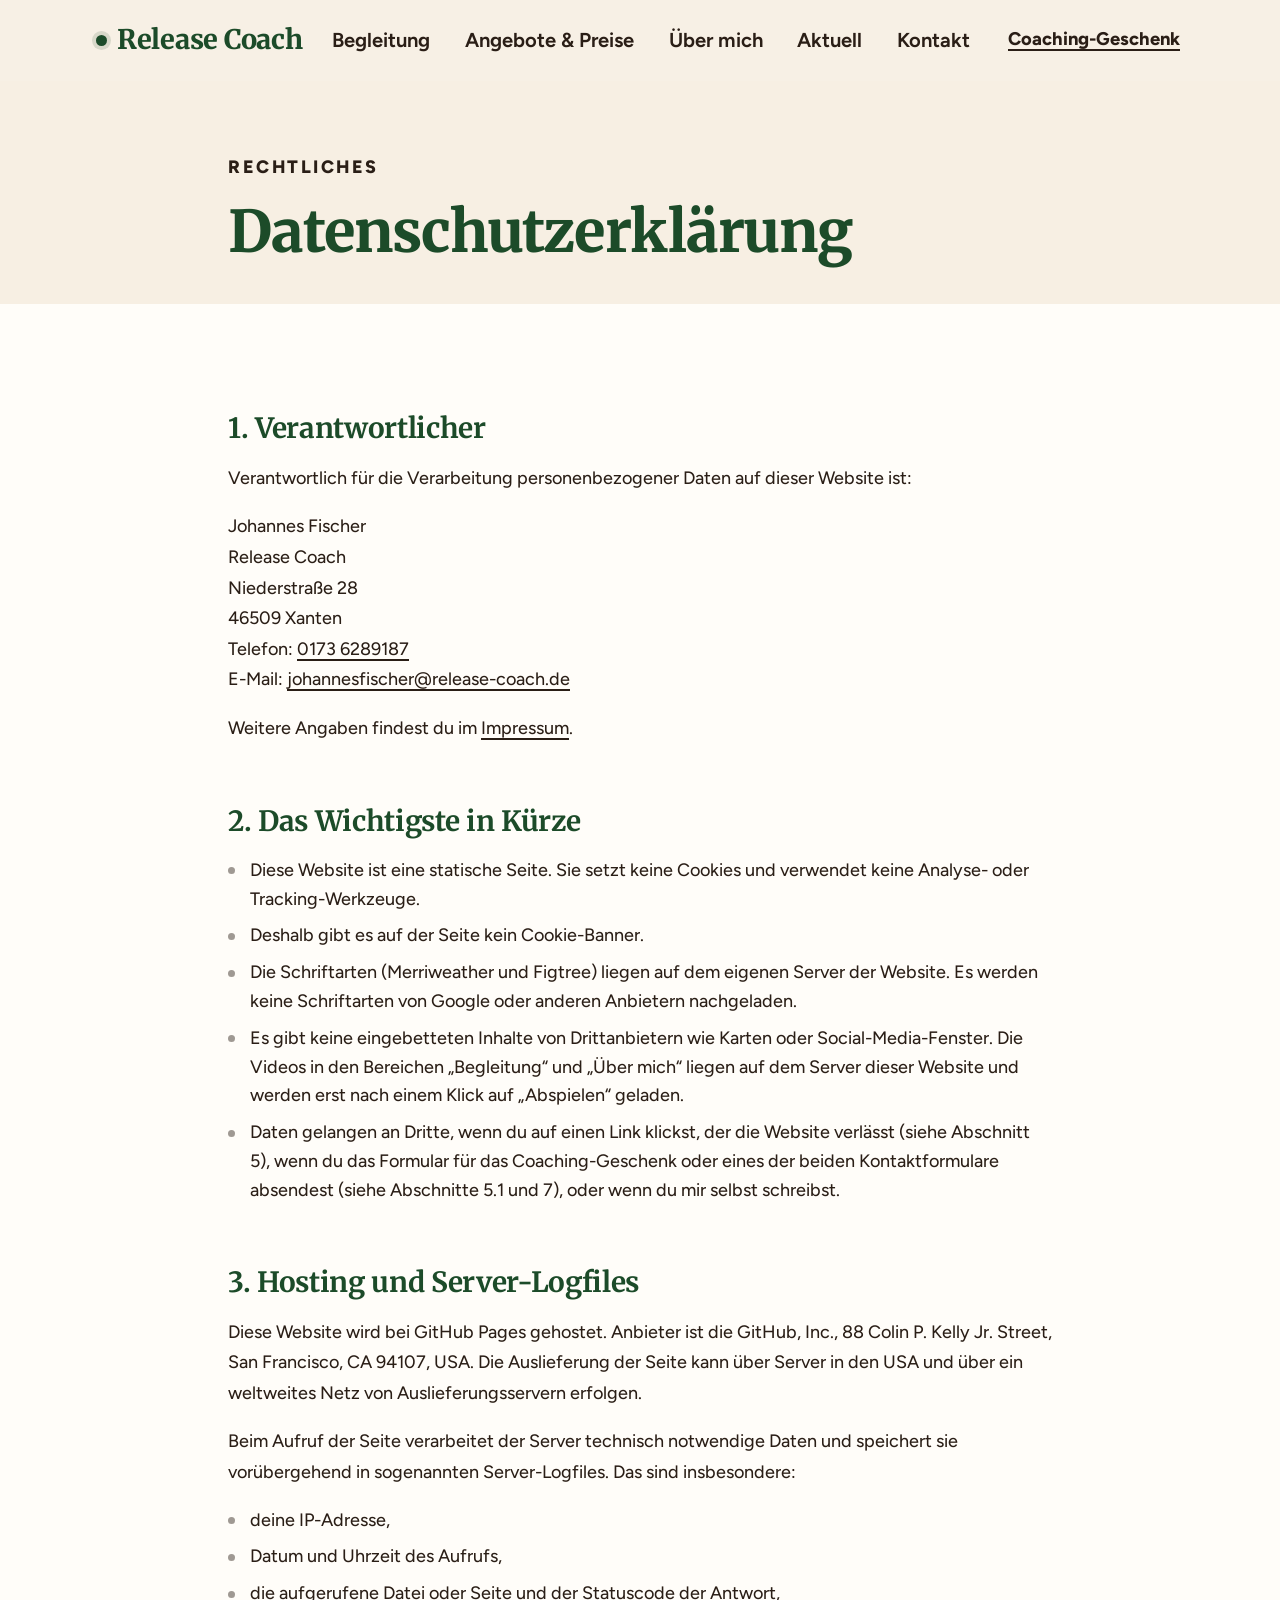
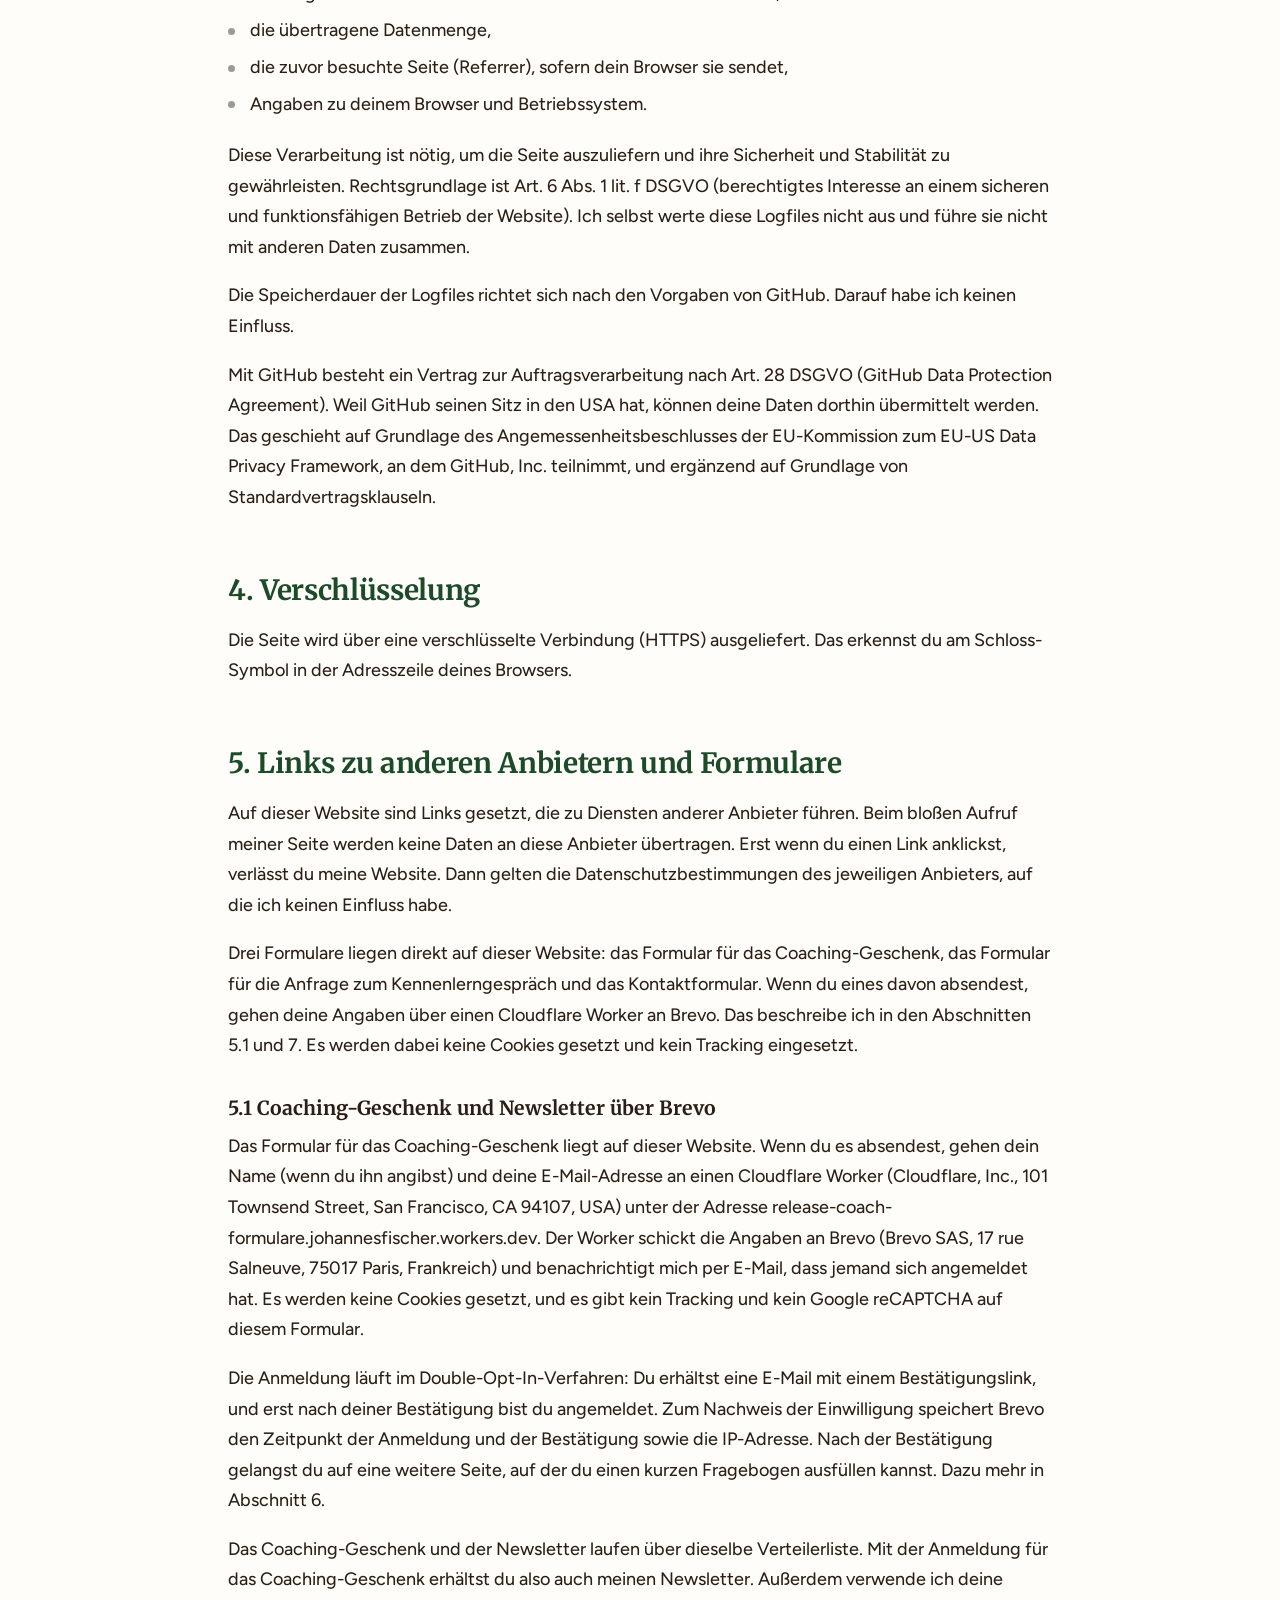
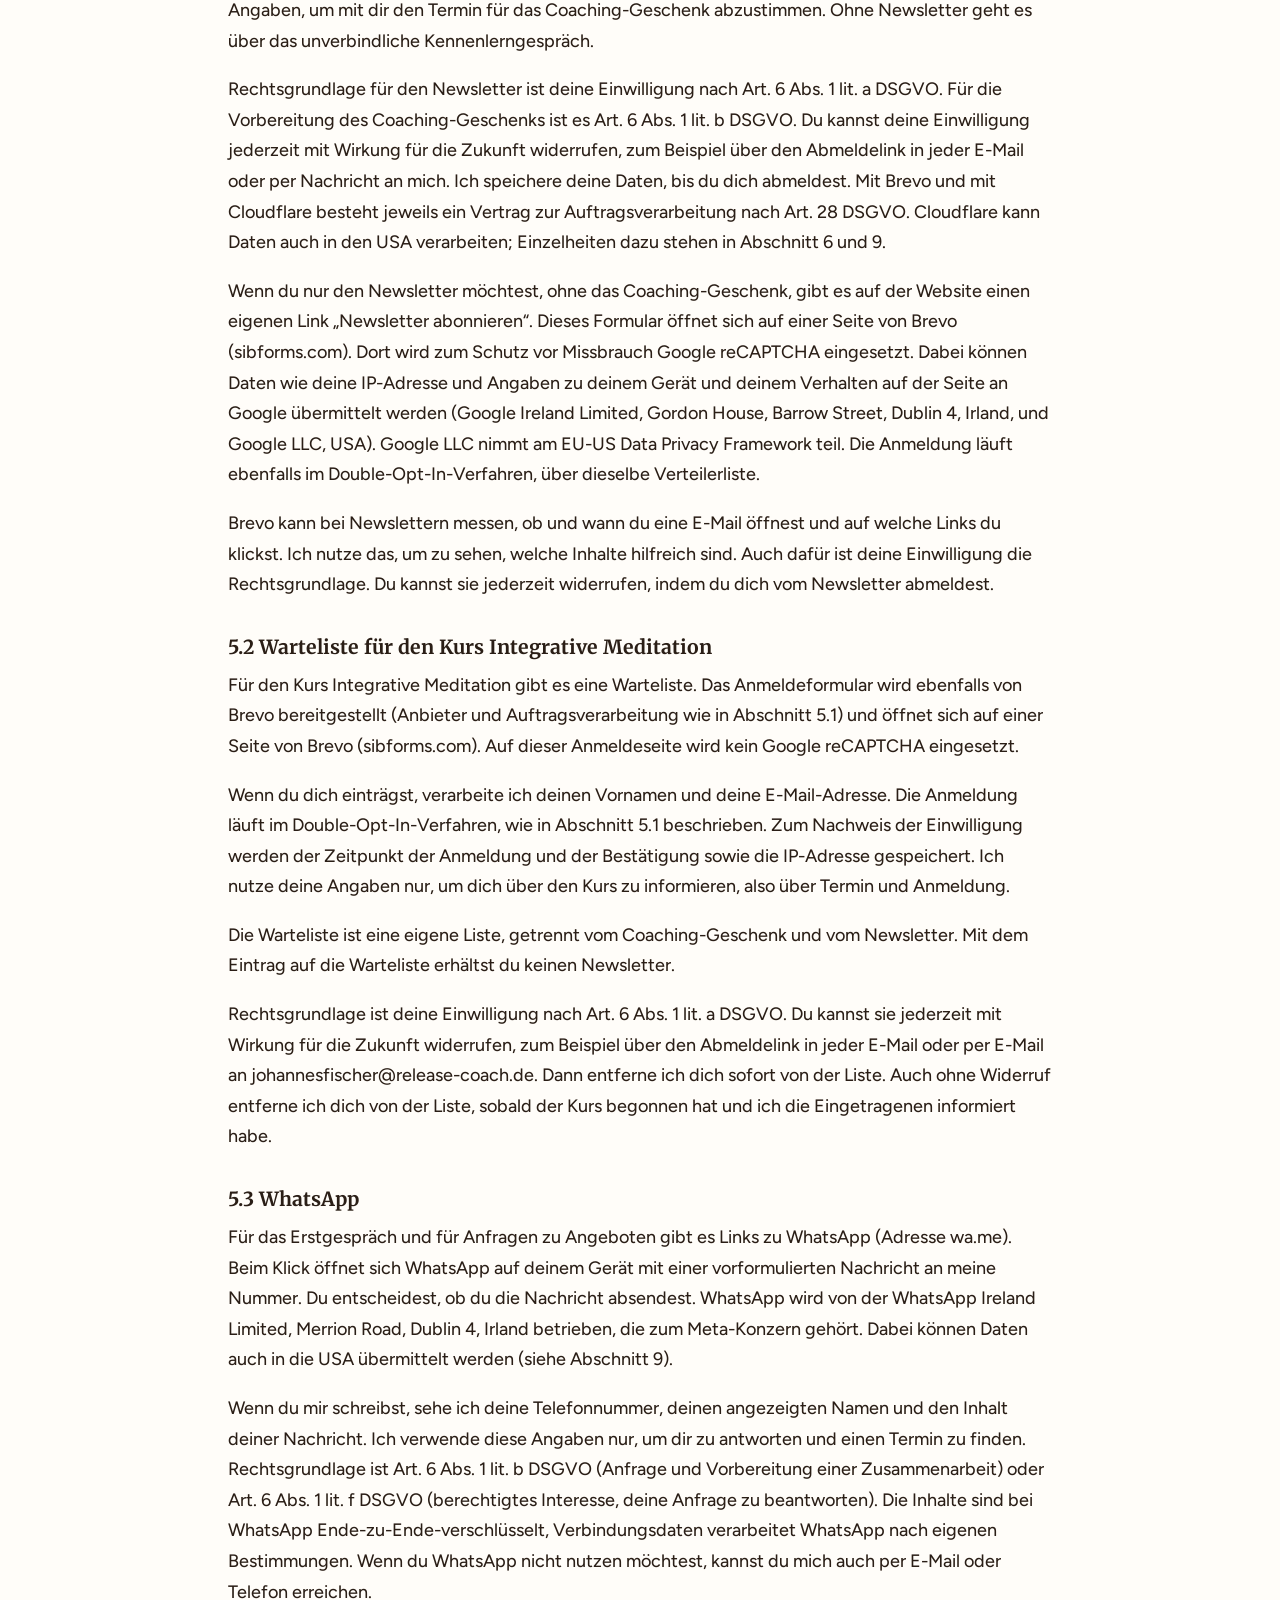
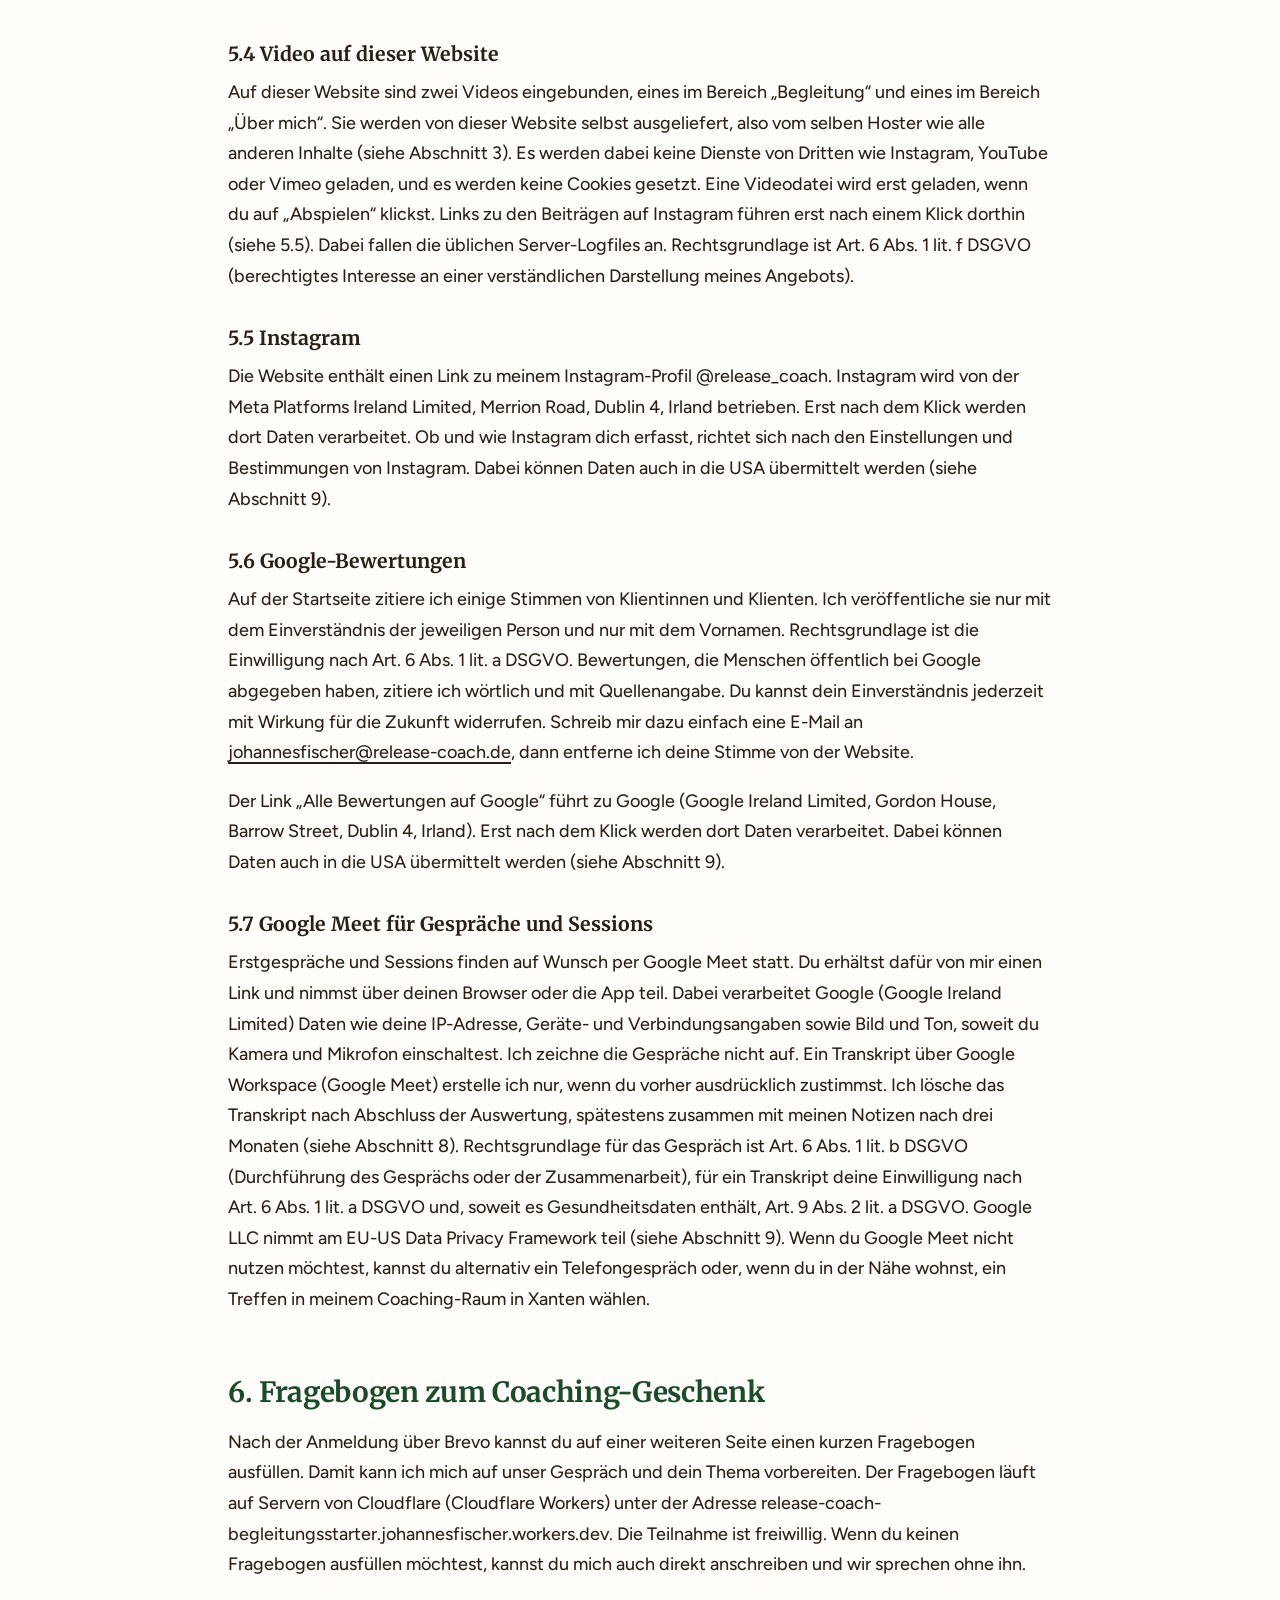
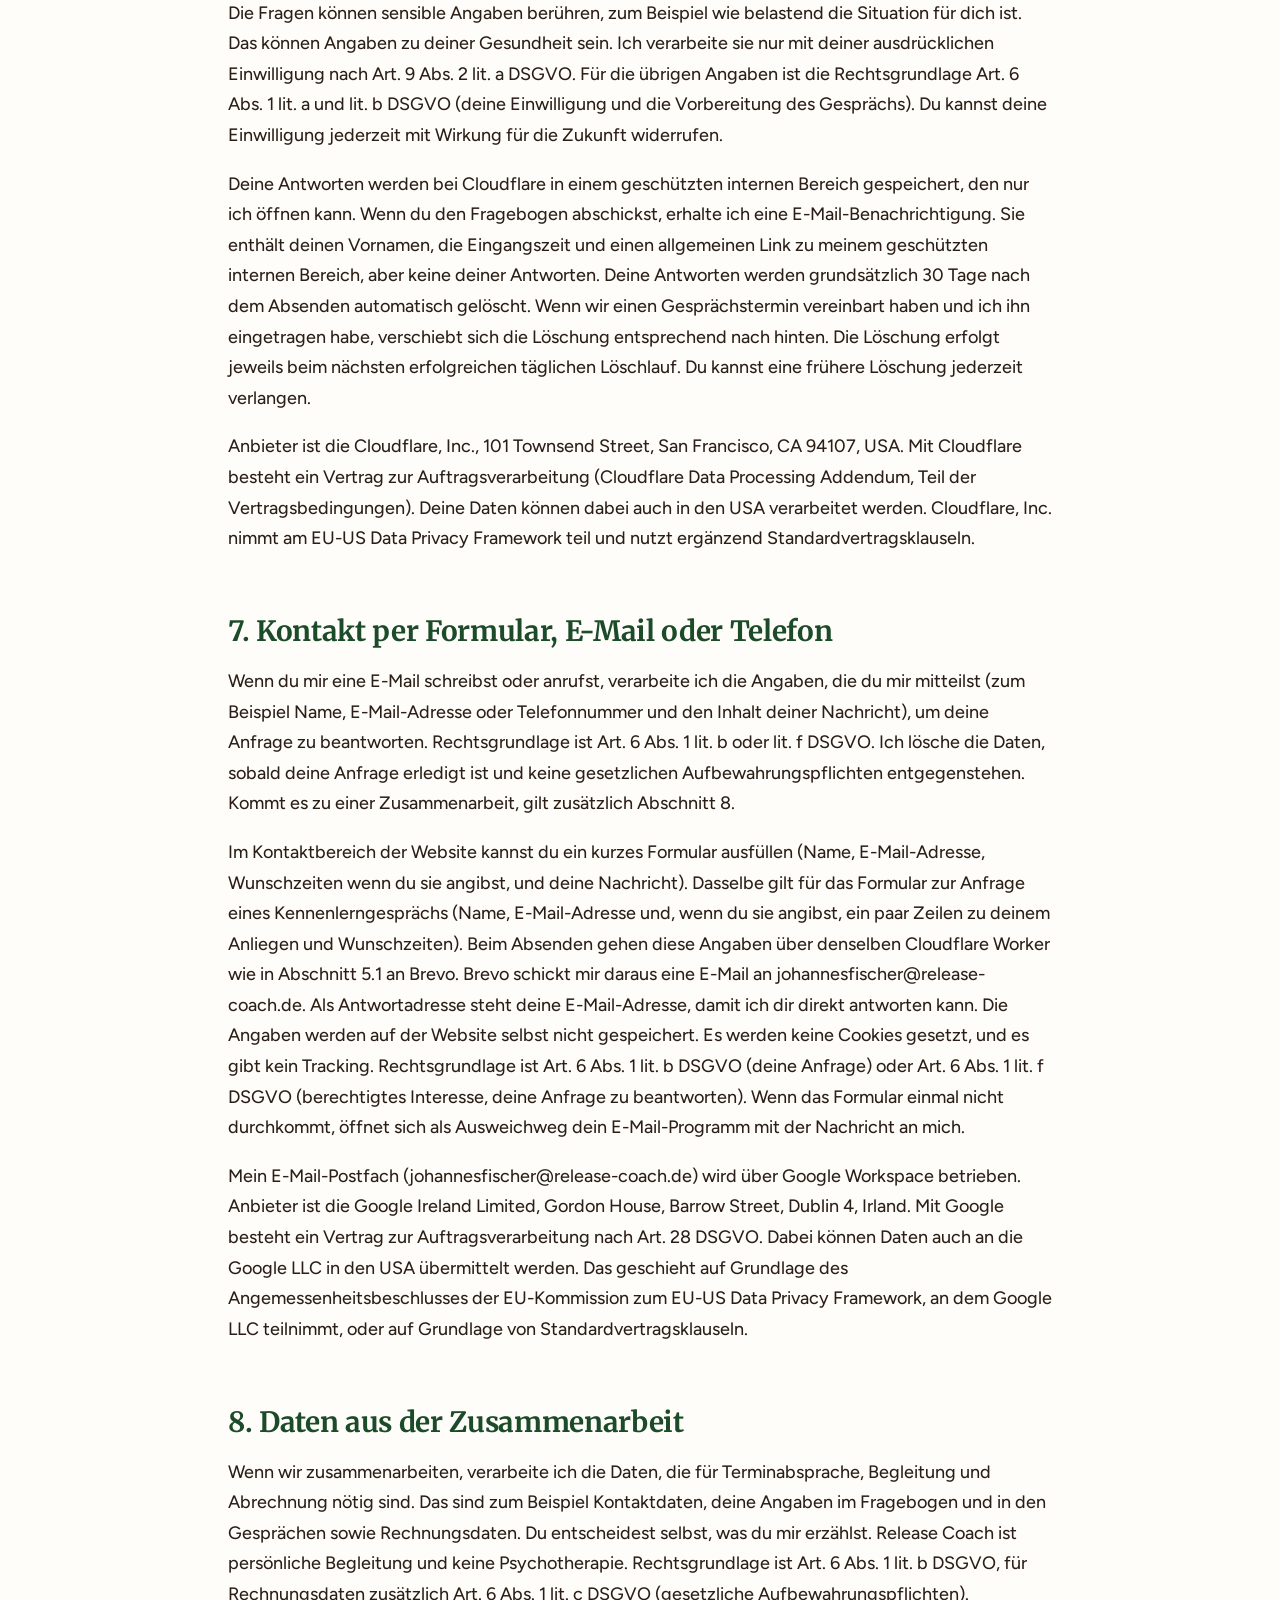
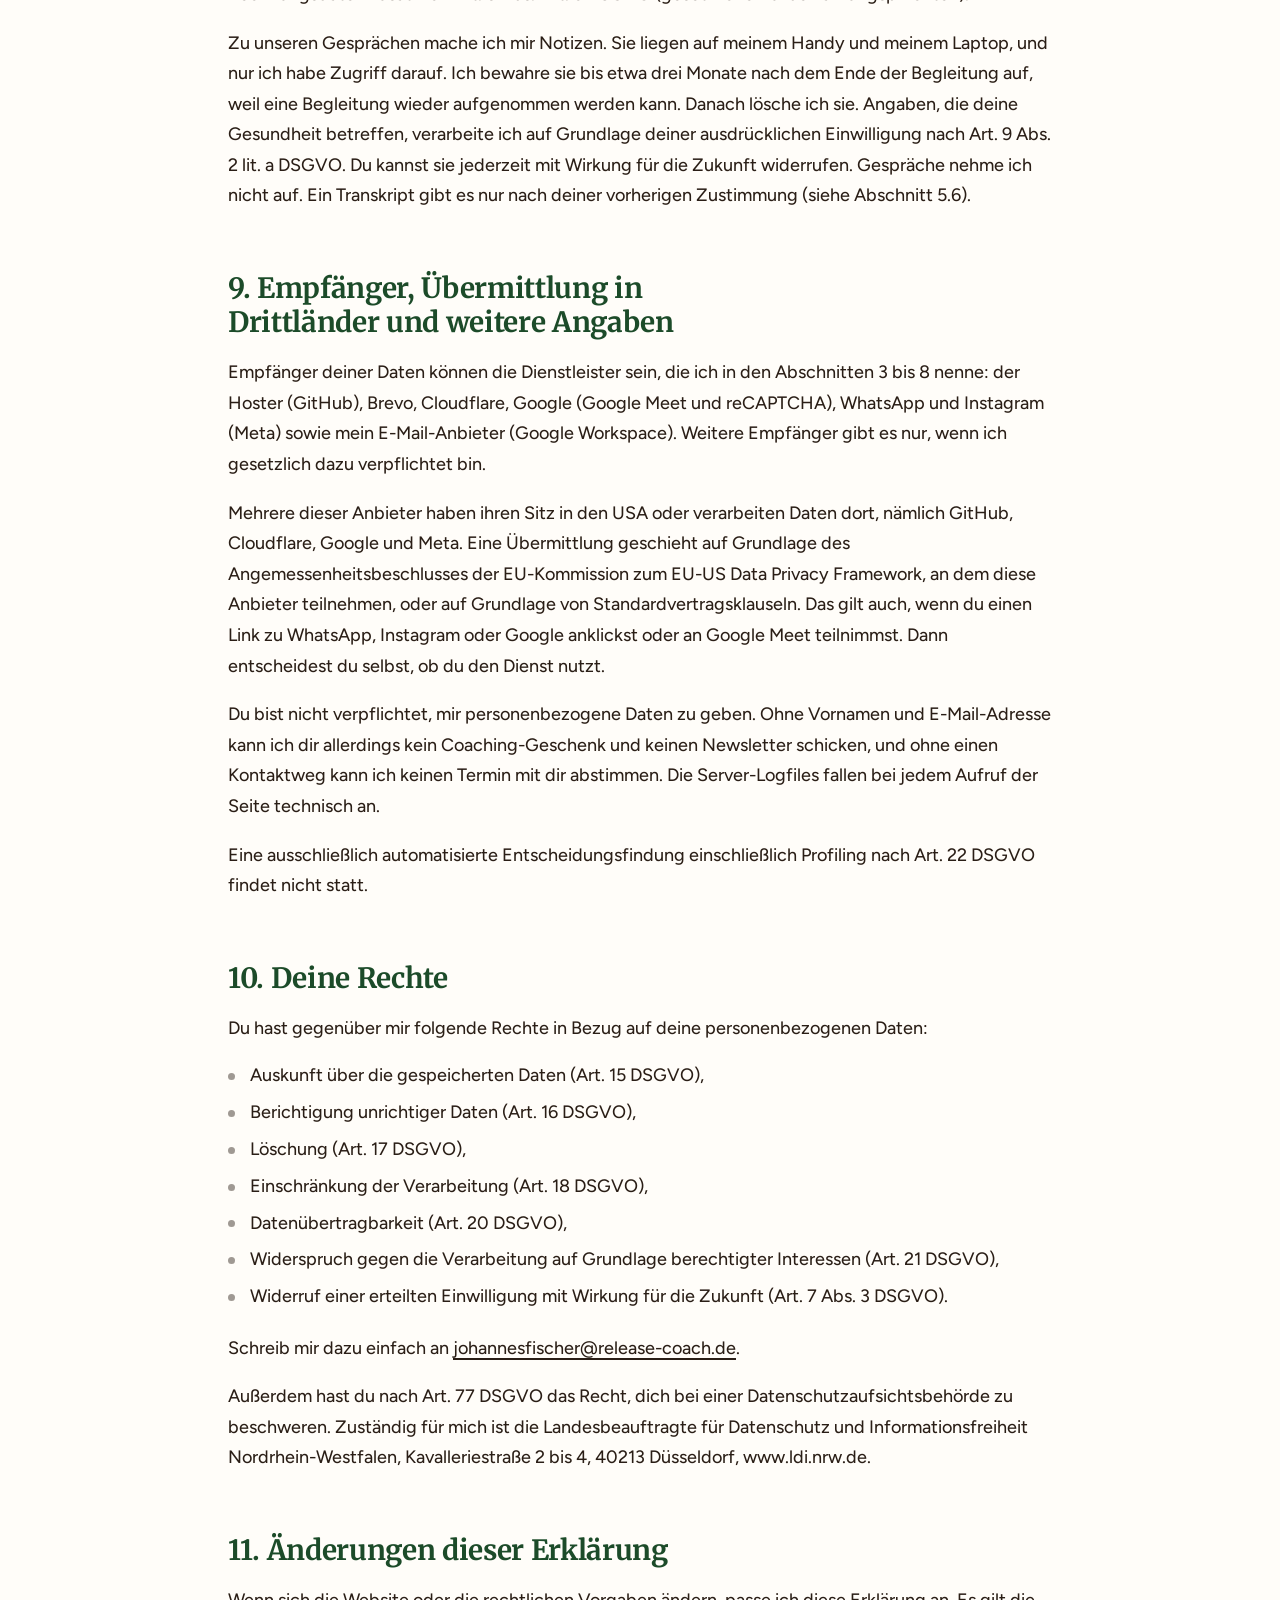
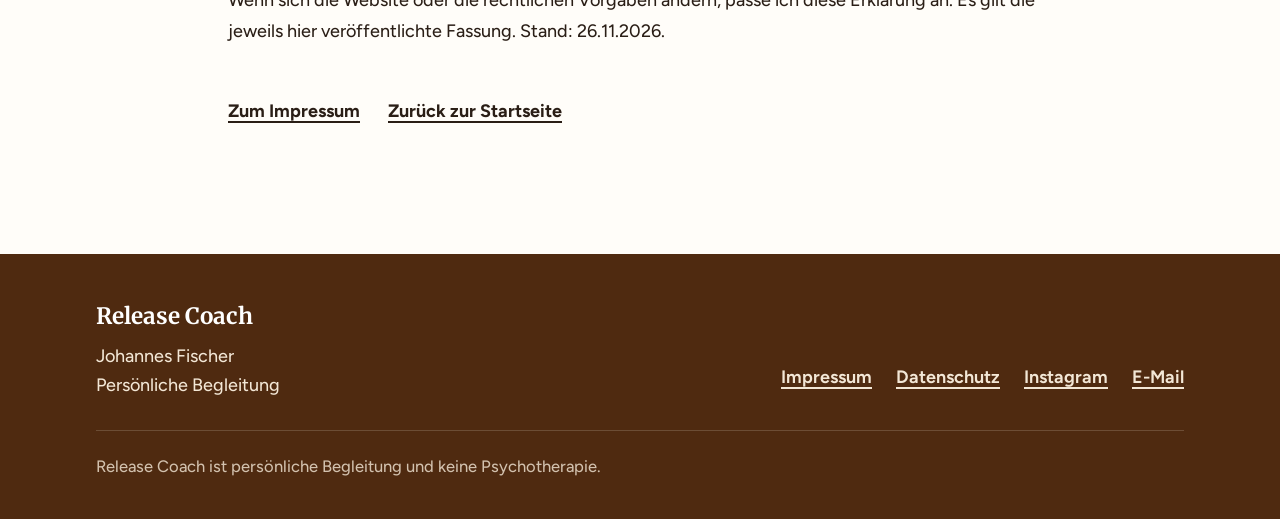
<file: datenschutz.html>
<!doctype html>
<html lang="de">
<head>
<meta charset="utf-8">
<meta name="viewport" content="width=device-width, initial-scale=1">
<title>Datenschutzerklärung · Release Coach · Johannes Fischer</title>
<meta name="description" content="Datenschutzerklärung für die Website von Johannes Fischer, Release Coach.">
<meta name="theme-color" content="#F7EFE3">
<link rel="icon" href="favicon.ico" sizes="48x48">
<link rel="icon" type="image/svg+xml" href="assets/favicon.svg">
<link rel="icon" type="image/png" sizes="32x32" href="assets/favicon-32.png">
<link rel="apple-touch-icon" href="assets/apple-touch-icon.png">
<link rel="canonical" href="https://release-coach.de/datenschutz.html">
<meta property="og:site_name" content="Release Coach">
<meta property="og:image" content="https://release-coach.de/assets/img/og-image.jpg">
<meta name="twitter:card" content="summary_large_image">
<link rel="preload" href="assets/fonts/merriweather-var.woff2" as="font" type="font/woff2" crossorigin>
<link rel="preload" href="assets/fonts/figtree-var.woff2" as="font" type="font/woff2" crossorigin>
<link rel="stylesheet" href="style.css">
<script>document.documentElement.className+=' js';</script>
</head>
<body>

<a class="skip" href="#inhalt">Zum Inhalt springen</a>

<header class="site-header" id="kopf">
  <div class="bar wrap">
    <a class="mark" href="index.html" aria-label="Release Coach, zum Seitenanfang"><span class="mark-dot" aria-hidden="true"></span>Release Coach</a>
    <nav class="nav-desktop" aria-label="Hauptnavigation">
      <a href="index.html#ablauf">Begleitung</a>
      <a href="index.html#angebote">Angebote &amp; Preise</a>
      <a href="index.html#ueber-mich">Über mich</a>
      <a href="index.html#aktuell">Aktuell</a>
      <a href="index.html#kontakt">Kontakt</a>
    </nav>
    <a class="bar-cta" href="index.html#geschenk">Coaching-Geschenk</a>
    <button class="burger" type="button" aria-expanded="false" aria-controls="menu" aria-label="Menü öffnen">
      <span class="burger-label">Menü</span>
      <span class="burger-icon" aria-hidden="true"><i></i><i></i><i></i></span>
    </button>
  </div>
  <noscript>
    <nav class="nav-fallback" aria-label="Hauptnavigation ohne Skript">
      <a href="index.html#ablauf">Begleitung</a><a href="index.html#angebote">Angebote &amp; Preise</a><a href="index.html#ueber-mich">Über mich</a><a href="index.html#aktuell">Aktuell</a><a href="index.html#kontakt">Kontakt</a>
    </nav>
  </noscript>
</header>

<div class="menu" id="menu" role="dialog" aria-modal="true" aria-label="Menü" hidden>
  <nav class="menu-nav" aria-label="Hauptnavigation mobil">
    <a href="index.html#ablauf">Begleitung</a>
    <a href="index.html#angebote">Angebote &amp; Preise</a>
    <a href="index.html#ueber-mich">Über mich</a>
    <a href="index.html#aktuell">Aktuell</a>
    <a href="index.html#kontakt">Kontakt</a>
  </nav>
  <div class="menu-foot">
    <a class="btn btn-light btn-block" href="index.html#geschenk">Coaching-Geschenk sichern</a>
    <a class="menu-mail" href="mailto:johannesfischer@release-coach.de">johannesfischer@release-coach.de</a>
  </div>
</div>

<main id="inhalt">
<section class="legal-hero">
  <div class="wrap legal-wrap">
    <p class="label">Rechtliches</p>
    <h1>Datenschutzerklärung</h1>
  </div>
</section>
<section class="legal">
  <div class="wrap legal-wrap">

    <h2>1. Verantwortlicher</h2>
    <p>Verantwortlich für die Verarbeitung personenbezogener Daten auf dieser Website ist:</p>
    <p>Johannes Fischer<br>Release Coach<br>Niederstraße 28<br>46509 Xanten<br>Telefon: <a href="tel:+491736289187">0173 6289187</a><br>E-Mail: <a href="mailto:johannesfischer@release-coach.de">johannesfischer@release-coach.de</a></p>
    <p>Weitere Angaben findest du im <a href="impressum.html">Impressum</a>.</p>

    <h2>2. Das Wichtigste in Kürze</h2>
    <ul class="bullets">
      <li>Diese Website ist eine statische Seite. Sie setzt keine Cookies und verwendet keine Analyse- oder Tracking-Werkzeuge.</li>
      <li>Deshalb gibt es auf der Seite kein Cookie-Banner.</li>
      <li>Die Schriftarten (Merriweather und Figtree) liegen auf dem eigenen Server der Website. Es werden keine Schriftarten von Google oder anderen Anbietern nachgeladen.</li>
      <li>Es gibt keine eingebetteten Inhalte von Drittanbietern wie Karten oder Social-Media-Fenster. Die Videos in den Bereichen „Begleitung“ und „Über mich“ liegen auf dem Server dieser Website und werden erst nach einem Klick auf „Abspielen“ geladen.</li>
      <li>Daten gelangen an Dritte, wenn du auf einen Link klickst, der die Website verlässt (siehe Abschnitt 5), wenn du das Formular für das Coaching-Geschenk oder eines der beiden Kontaktformulare absendest (siehe Abschnitte 5.1 und 7), oder wenn du mir selbst schreibst.</li>
    </ul>

    <h2>3. Hosting und Server-Logfiles</h2>
    <p>Diese Website wird bei GitHub Pages gehostet. Anbieter ist die GitHub, Inc., 88 Colin P. Kelly Jr. Street, San Francisco, CA 94107, USA. Die Auslieferung der Seite kann über Server in den USA und über ein weltweites Netz von Auslieferungsservern erfolgen.</p>
    <p>Beim Aufruf der Seite verarbeitet der Server technisch notwendige Daten und speichert sie vorübergehend in sogenannten Server-Logfiles. Das sind insbesondere:</p>
    <ul class="bullets">
      <li>deine IP-Adresse,</li>
      <li>Datum und Uhrzeit des Aufrufs,</li>
      <li>die aufgerufene Datei oder Seite und der Statuscode der Antwort,</li>
      <li>die übertragene Datenmenge,</li>
      <li>die zuvor besuchte Seite (Referrer), sofern dein Browser sie sendet,</li>
      <li>Angaben zu deinem Browser und Betriebssystem.</li>
    </ul>
    <p>Diese Verarbeitung ist nötig, um die Seite auszuliefern und ihre Sicherheit und Stabilität zu gewährleisten. Rechtsgrundlage ist Art. 6 Abs. 1 lit. f DSGVO (berechtigtes Interesse an einem sicheren und funktionsfähigen Betrieb der Website). Ich selbst werte diese Logfiles nicht aus und führe sie nicht mit anderen Daten zusammen.</p>
    <p>Die Speicherdauer der Logfiles richtet sich nach den Vorgaben von GitHub. Darauf habe ich keinen Einfluss.</p>
    <p>Mit GitHub besteht ein Vertrag zur Auftragsverarbeitung nach Art. 28 DSGVO (GitHub Data Protection Agreement). Weil GitHub seinen Sitz in den USA hat, können deine Daten dorthin übermittelt werden. Das geschieht auf Grundlage des Angemessenheitsbeschlusses der EU-Kommission zum EU-US Data Privacy Framework, an dem GitHub, Inc. teilnimmt, und ergänzend auf Grundlage von Standardvertragsklauseln.</p>

    <h2>4. Verschlüsselung</h2>
    <p>Die Seite wird über eine verschlüsselte Verbindung (HTTPS) ausgeliefert. Das erkennst du am Schloss-Symbol in der Adresszeile deines Browsers.</p>

    <h2>5. Links zu anderen Anbietern und Formulare</h2>
    <p>Auf dieser Website sind Links gesetzt, die zu Diensten anderer Anbieter führen. Beim bloßen Aufruf meiner Seite werden keine Daten an diese Anbieter übertragen. Erst wenn du einen Link anklickst, verlässt du meine Website. Dann gelten die Datenschutzbestimmungen des jeweiligen Anbieters, auf die ich keinen Einfluss habe.</p>
    <p>Drei Formulare liegen direkt auf dieser Website: das Formular für das Coaching-Geschenk, das Formular für die Anfrage zum Kennenlerngespräch und das Kontaktformular. Wenn du eines davon absendest, gehen deine Angaben über einen Cloudflare Worker an Brevo. Das beschreibe ich in den Abschnitten 5.1 und 7. Es werden dabei keine Cookies gesetzt und kein Tracking eingesetzt.</p>

    <h3>5.1 Coaching-Geschenk und Newsletter über Brevo</h3>
    <p>Das Formular für das Coaching-Geschenk liegt auf dieser Website. Wenn du es absendest, gehen dein Name (wenn du ihn angibst) und deine E-Mail-Adresse an einen Cloudflare Worker (Cloudflare, Inc., 101 Townsend Street, San Francisco, CA 94107, USA) unter der Adresse release-coach-formulare.johannesfischer.workers.dev. Der Worker schickt die Angaben an Brevo (Brevo SAS, 17 rue Salneuve, 75017 Paris, Frankreich) und benachrichtigt mich per E-Mail, dass jemand sich angemeldet hat. Es werden keine Cookies gesetzt, und es gibt kein Tracking und kein Google reCAPTCHA auf diesem Formular.</p>
    <p>Die Anmeldung läuft im Double-Opt-In-Verfahren: Du erhältst eine E-Mail mit einem Bestätigungslink, und erst nach deiner Bestätigung bist du angemeldet. Zum Nachweis der Einwilligung speichert Brevo den Zeitpunkt der Anmeldung und der Bestätigung sowie die IP-Adresse. Nach der Bestätigung gelangst du auf eine weitere Seite, auf der du einen kurzen Fragebogen ausfüllen kannst. Dazu mehr in Abschnitt 6.</p>
    <p>Das Coaching-Geschenk und der Newsletter laufen über dieselbe Verteilerliste. Mit der Anmeldung für das Coaching-Geschenk erhältst du also auch meinen Newsletter. Außerdem verwende ich deine Angaben, um mit dir den Termin für das Coaching-Geschenk abzustimmen. Ohne Newsletter geht es über das unverbindliche Kennenlerngespräch.</p>
    <p>Rechtsgrundlage für den Newsletter ist deine Einwilligung nach Art. 6 Abs. 1 lit. a DSGVO. Für die Vorbereitung des Coaching-Geschenks ist es Art. 6 Abs. 1 lit. b DSGVO. Du kannst deine Einwilligung jederzeit mit Wirkung für die Zukunft widerrufen, zum Beispiel über den Abmeldelink in jeder E-Mail oder per Nachricht an mich. Ich speichere deine Daten, bis du dich abmeldest. Mit Brevo und mit Cloudflare besteht jeweils ein Vertrag zur Auftragsverarbeitung nach Art. 28 DSGVO. Cloudflare kann Daten auch in den USA verarbeiten; Einzelheiten dazu stehen in Abschnitt 6 und 9.</p>
    <p>Wenn du nur den Newsletter möchtest, ohne das Coaching-Geschenk, gibt es auf der Website einen eigenen Link „Newsletter abonnieren“. Dieses Formular öffnet sich auf einer Seite von Brevo (sibforms.com). Dort wird zum Schutz vor Missbrauch Google reCAPTCHA eingesetzt. Dabei können Daten wie deine IP-Adresse und Angaben zu deinem Gerät und deinem Verhalten auf der Seite an Google übermittelt werden (Google Ireland Limited, Gordon House, Barrow Street, Dublin 4, Irland, und Google LLC, USA). Google LLC nimmt am EU-US Data Privacy Framework teil. Die Anmeldung läuft ebenfalls im Double-Opt-In-Verfahren, über dieselbe Verteilerliste.</p>
    <p>Brevo kann bei Newslettern messen, ob und wann du eine E-Mail öffnest und auf welche Links du klickst. Ich nutze das, um zu sehen, welche Inhalte hilfreich sind. Auch dafür ist deine Einwilligung die Rechtsgrundlage. Du kannst sie jederzeit widerrufen, indem du dich vom Newsletter abmeldest.</p>

    <h3>5.2 Warteliste für den Kurs Integrative Meditation</h3>
    <p>Für den Kurs Integrative Meditation gibt es eine Warteliste. Das Anmeldeformular wird ebenfalls von Brevo bereitgestellt (Anbieter und Auftragsverarbeitung wie in Abschnitt 5.1) und öffnet sich auf einer Seite von Brevo (sibforms.com). Auf dieser Anmeldeseite wird kein Google reCAPTCHA eingesetzt.</p>
    <p>Wenn du dich einträgst, verarbeite ich deinen Vornamen und deine E-Mail-Adresse. Die Anmeldung läuft im Double-Opt-In-Verfahren, wie in Abschnitt 5.1 beschrieben. Zum Nachweis der Einwilligung werden der Zeitpunkt der Anmeldung und der Bestätigung sowie die IP-Adresse gespeichert. Ich nutze deine Angaben nur, um dich über den Kurs zu informieren, also über Termin und Anmeldung.</p>
    <p>Die Warteliste ist eine eigene Liste, getrennt vom Coaching-Geschenk und vom Newsletter. Mit dem Eintrag auf die Warteliste erhältst du keinen Newsletter.</p>
    <p>Rechtsgrundlage ist deine Einwilligung nach Art. 6 Abs. 1 lit. a DSGVO. Du kannst sie jederzeit mit Wirkung für die Zukunft widerrufen, zum Beispiel über den Abmeldelink in jeder E-Mail oder per E-Mail an johannesfischer@release-coach.de. Dann entferne ich dich sofort von der Liste. Auch ohne Widerruf entferne ich dich von der Liste, sobald der Kurs begonnen hat und ich die Eingetragenen informiert habe.</p>

    <h3>5.3 WhatsApp</h3>
    <p>Für das Erstgespräch und für Anfragen zu Angeboten gibt es Links zu WhatsApp (Adresse wa.me). Beim Klick öffnet sich WhatsApp auf deinem Gerät mit einer vorformulierten Nachricht an meine Nummer. Du entscheidest, ob du die Nachricht absendest. WhatsApp wird von der WhatsApp Ireland Limited, Merrion Road, Dublin 4, Irland betrieben, die zum Meta-Konzern gehört. Dabei können Daten auch in die USA übermittelt werden (siehe Abschnitt 9).</p>
    <p>Wenn du mir schreibst, sehe ich deine Telefonnummer, deinen angezeigten Namen und den Inhalt deiner Nachricht. Ich verwende diese Angaben nur, um dir zu antworten und einen Termin zu finden. Rechtsgrundlage ist Art. 6 Abs. 1 lit. b DSGVO (Anfrage und Vorbereitung einer Zusammenarbeit) oder Art. 6 Abs. 1 lit. f DSGVO (berechtigtes Interesse, deine Anfrage zu beantworten). Die Inhalte sind bei WhatsApp Ende-zu-Ende-verschlüsselt, Verbindungsdaten verarbeitet WhatsApp nach eigenen Bestimmungen. Wenn du WhatsApp nicht nutzen möchtest, kannst du mich auch per E-Mail oder Telefon erreichen.</p>

    <h3>5.4 Video auf dieser Website</h3>
    <p>Auf dieser Website sind zwei Videos eingebunden, eines im Bereich „Begleitung“ und eines im Bereich „Über mich“. Sie werden von dieser Website selbst ausgeliefert, also vom selben Hoster wie alle anderen Inhalte (siehe Abschnitt 3). Es werden dabei keine Dienste von Dritten wie Instagram, YouTube oder Vimeo geladen, und es werden keine Cookies gesetzt. Eine Videodatei wird erst geladen, wenn du auf „Abspielen“ klickst. Links zu den Beiträgen auf Instagram führen erst nach einem Klick dorthin (siehe 5.5). Dabei fallen die üblichen Server-Logfiles an. Rechtsgrundlage ist Art. 6 Abs. 1 lit. f DSGVO (berechtigtes Interesse an einer verständlichen Darstellung meines Angebots).</p>

    <h3>5.5 Instagram</h3>
    <p>Die Website enthält einen Link zu meinem Instagram-Profil @release_coach. Instagram wird von der Meta Platforms Ireland Limited, Merrion Road, Dublin 4, Irland betrieben. Erst nach dem Klick werden dort Daten verarbeitet. Ob und wie Instagram dich erfasst, richtet sich nach den Einstellungen und Bestimmungen von Instagram. Dabei können Daten auch in die USA übermittelt werden (siehe Abschnitt 9).</p>

    <h3>5.6 Google-Bewertungen</h3>
    <p>Auf der Startseite zitiere ich einige Stimmen von Klientinnen und Klienten. Ich veröffentliche sie nur mit dem Einverständnis der jeweiligen Person und nur mit dem Vornamen. Rechtsgrundlage ist die Einwilligung nach Art. 6 Abs. 1 lit. a DSGVO. Bewertungen, die Menschen öffentlich bei Google abgegeben haben, zitiere ich wörtlich und mit Quellenangabe. Du kannst dein Einverständnis jederzeit mit Wirkung für die Zukunft widerrufen. Schreib mir dazu einfach eine E-Mail an <a href="mailto:johannesfischer@release-coach.de">johannesfischer@release-coach.de</a>, dann entferne ich deine Stimme von der Website.</p>
    <p>Der Link „Alle Bewertungen auf Google“ führt zu Google (Google Ireland Limited, Gordon House, Barrow Street, Dublin 4, Irland). Erst nach dem Klick werden dort Daten verarbeitet. Dabei können Daten auch in die USA übermittelt werden (siehe Abschnitt 9).</p>

    <h3>5.7 Google Meet für Gespräche und Sessions</h3>
    <p>Erstgespräche und Sessions finden auf Wunsch per Google Meet statt. Du erhältst dafür von mir einen Link und nimmst über deinen Browser oder die App teil. Dabei verarbeitet Google (Google Ireland Limited) Daten wie deine IP-Adresse, Geräte- und Verbindungsangaben sowie Bild und Ton, soweit du Kamera und Mikrofon einschaltest. Ich zeichne die Gespräche nicht auf. Ein Transkript über Google Workspace (Google Meet) erstelle ich nur, wenn du vorher ausdrücklich zustimmst. Ich lösche das Transkript nach Abschluss der Auswertung, spätestens zusammen mit meinen Notizen nach drei Monaten (siehe Abschnitt 8). Rechtsgrundlage für das Gespräch ist Art. 6 Abs. 1 lit. b DSGVO (Durchführung des Gesprächs oder der Zusammenarbeit), für ein Transkript deine Einwilligung nach Art. 6 Abs. 1 lit. a DSGVO und, soweit es Gesundheitsdaten enthält, Art. 9 Abs. 2 lit. a DSGVO. Google LLC nimmt am EU-US Data Privacy Framework teil (siehe Abschnitt 9). Wenn du Google Meet nicht nutzen möchtest, kannst du alternativ ein Telefongespräch oder, wenn du in der Nähe wohnst, ein Treffen in meinem Coaching-Raum in Xanten wählen.</p>

    <h2>6. Fragebogen zum Coaching-Geschenk</h2>
    <p>Nach der Anmeldung über Brevo kannst du auf einer weiteren Seite einen kurzen Fragebogen ausfüllen. Damit kann ich mich auf unser Gespräch und dein Thema vorbereiten. Der Fragebogen läuft auf Servern von Cloudflare (Cloudflare Workers) unter der Adresse release-coach-begleitungsstarter.johannesfischer.workers.dev. Die Teilnahme ist freiwillig. Wenn du keinen Fragebogen ausfüllen möchtest, kannst du mich auch direkt anschreiben und wir sprechen ohne ihn.</p>
    <p>Die Fragen können sensible Angaben berühren, zum Beispiel wie belastend die Situation für dich ist. Das können Angaben zu deiner Gesundheit sein. Ich verarbeite sie nur mit deiner ausdrücklichen Einwilligung nach Art. 9 Abs. 2 lit. a DSGVO. Für die übrigen Angaben ist die Rechtsgrundlage Art. 6 Abs. 1 lit. a und lit. b DSGVO (deine Einwilligung und die Vorbereitung des Gesprächs). Du kannst deine Einwilligung jederzeit mit Wirkung für die Zukunft widerrufen.</p>
    <p>Deine Antworten werden bei Cloudflare in einem geschützten internen Bereich gespeichert, den nur ich öffnen kann. Wenn du den Fragebogen abschickst, erhalte ich eine E-Mail-Benachrichtigung. Sie enthält deinen Vornamen, die Eingangszeit und einen allgemeinen Link zu meinem geschützten internen Bereich, aber keine deiner Antworten. Deine Antworten werden grundsätzlich 30 Tage nach dem Absenden automatisch gelöscht. Wenn wir einen Gesprächstermin vereinbart haben und ich ihn eingetragen habe, verschiebt sich die Löschung entsprechend nach hinten. Die Löschung erfolgt jeweils beim nächsten erfolgreichen täglichen Löschlauf. Du kannst eine frühere Löschung jederzeit verlangen.</p>
    <p>Anbieter ist die Cloudflare, Inc., 101 Townsend Street, San Francisco, CA 94107, USA. Mit Cloudflare besteht ein Vertrag zur Auftragsverarbeitung (Cloudflare Data Processing Addendum, Teil der Vertragsbedingungen). Deine Daten können dabei auch in den USA verarbeitet werden. Cloudflare, Inc. nimmt am EU-US Data Privacy Framework teil und nutzt ergänzend Standardvertragsklauseln.</p>

    <h2>7. Kontakt per Formular, E-Mail oder Telefon</h2>
    <p>Wenn du mir eine E-Mail schreibst oder anrufst, verarbeite ich die Angaben, die du mir mitteilst (zum Beispiel Name, E-Mail-Adresse oder Telefonnummer und den Inhalt deiner Nachricht), um deine Anfrage zu beantworten. Rechtsgrundlage ist Art. 6 Abs. 1 lit. b oder lit. f DSGVO. Ich lösche die Daten, sobald deine Anfrage erledigt ist und keine gesetzlichen Aufbewahrungspflichten entgegenstehen. Kommt es zu einer Zusammenarbeit, gilt zusätzlich Abschnitt 8.</p>
    <p>Im Kontaktbereich der Website kannst du ein kurzes Formular ausfüllen (Name, E-Mail-Adresse, Wunschzeiten wenn du sie angibst, und deine Nachricht). Dasselbe gilt für das Formular zur Anfrage eines Kennenlerngesprächs (Name, E-Mail-Adresse und, wenn du sie angibst, ein paar Zeilen zu deinem Anliegen und Wunschzeiten). Beim Absenden gehen diese Angaben über denselben Cloudflare Worker wie in Abschnitt 5.1 an Brevo. Brevo schickt mir daraus eine E-Mail an johannesfischer@release-coach.de. Als Antwortadresse steht deine E-Mail-Adresse, damit ich dir direkt antworten kann. Die Angaben werden auf der Website selbst nicht gespeichert. Es werden keine Cookies gesetzt, und es gibt kein Tracking. Rechtsgrundlage ist Art. 6 Abs. 1 lit. b DSGVO (deine Anfrage) oder Art. 6 Abs. 1 lit. f DSGVO (berechtigtes Interesse, deine Anfrage zu beantworten). Wenn das Formular einmal nicht durchkommt, öffnet sich als Ausweichweg dein E-Mail-Programm mit der Nachricht an mich.</p>
    <p>Mein E-Mail-Postfach (johannesfischer@release-coach.de) wird über Google Workspace betrieben. Anbieter ist die Google Ireland Limited, Gordon House, Barrow Street, Dublin 4, Irland. Mit Google besteht ein Vertrag zur Auftragsverarbeitung nach Art. 28 DSGVO. Dabei können Daten auch an die Google LLC in den USA übermittelt werden. Das geschieht auf Grundlage des Angemessenheitsbeschlusses der EU-Kommission zum EU-US Data Privacy Framework, an dem Google LLC teilnimmt, oder auf Grundlage von Standardvertragsklauseln.</p>

    <h2>8. Daten aus der Zusammenarbeit</h2>
    <p>Wenn wir zusammenarbeiten, verarbeite ich die Daten, die für Terminabsprache, Begleitung und Abrechnung nötig sind. Das sind zum Beispiel Kontaktdaten, deine Angaben im Fragebogen und in den Gesprächen sowie Rechnungsdaten. Du entscheidest selbst, was du mir erzählst. Release Coach ist persönliche Begleitung und keine Psychotherapie. Rechtsgrundlage ist Art. 6 Abs. 1 lit. b DSGVO, für Rechnungsdaten zusätzlich Art. 6 Abs. 1 lit. c DSGVO (gesetzliche Aufbewahrungspflichten).</p>
    <p>Zu unseren Gesprächen mache ich mir Notizen. Sie liegen auf meinem Handy und meinem Laptop, und nur ich habe Zugriff darauf. Ich bewahre sie bis etwa drei Monate nach dem Ende der Begleitung auf, weil eine Begleitung wieder aufgenommen werden kann. Danach lösche ich sie. Angaben, die deine Gesundheit betreffen, verarbeite ich auf Grundlage deiner ausdrücklichen Einwilligung nach Art. 9 Abs. 2 lit. a DSGVO. Du kannst sie jederzeit mit Wirkung für die Zukunft widerrufen. Gespräche nehme ich nicht auf. Ein Transkript gibt es nur nach deiner vorherigen Zustimmung (siehe Abschnitt 5.6).</p>

    <h2>9. Empfänger, Übermittlung in Drittländer und weitere Angaben</h2>
    <p>Empfänger deiner Daten können die Dienstleister sein, die ich in den Abschnitten 3 bis 8 nenne: der Hoster (GitHub), Brevo, Cloudflare, Google (Google Meet und reCAPTCHA), WhatsApp und Instagram (Meta) sowie mein E-Mail-Anbieter (Google Workspace). Weitere Empfänger gibt es nur, wenn ich gesetzlich dazu verpflichtet bin.</p>
    <p>Mehrere dieser Anbieter haben ihren Sitz in den USA oder verarbeiten Daten dort, nämlich GitHub, Cloudflare, Google und Meta. Eine Übermittlung geschieht auf Grundlage des Angemessenheitsbeschlusses der EU-Kommission zum EU-US Data Privacy Framework, an dem diese Anbieter teilnehmen, oder auf Grundlage von Standardvertragsklauseln. Das gilt auch, wenn du einen Link zu WhatsApp, Instagram oder Google anklickst oder an Google Meet teilnimmst. Dann entscheidest du selbst, ob du den Dienst nutzt.</p>
    <p>Du bist nicht verpflichtet, mir personenbezogene Daten zu geben. Ohne Vornamen und E-Mail-Adresse kann ich dir allerdings kein Coaching-Geschenk und keinen Newsletter schicken, und ohne einen Kontaktweg kann ich keinen Termin mit dir abstimmen. Die Server-Logfiles fallen bei jedem Aufruf der Seite technisch an.</p>
    <p>Eine ausschließlich automatisierte Entscheidungsfindung einschließlich Profiling nach Art. 22 DSGVO findet nicht statt.</p>

    <h2>10. Deine Rechte</h2>
    <p>Du hast gegenüber mir folgende Rechte in Bezug auf deine personenbezogenen Daten:</p>
    <ul class="bullets">
      <li>Auskunft über die gespeicherten Daten (Art. 15 DSGVO),</li>
      <li>Berichtigung unrichtiger Daten (Art. 16 DSGVO),</li>
      <li>Löschung (Art. 17 DSGVO),</li>
      <li>Einschränkung der Verarbeitung (Art. 18 DSGVO),</li>
      <li>Datenübertragbarkeit (Art. 20 DSGVO),</li>
      <li>Widerspruch gegen die Verarbeitung auf Grundlage berechtigter Interessen (Art. 21 DSGVO),</li>
      <li>Widerruf einer erteilten Einwilligung mit Wirkung für die Zukunft (Art. 7 Abs. 3 DSGVO).</li>
    </ul>
    <p>Schreib mir dazu einfach an <a href="mailto:johannesfischer@release-coach.de">johannesfischer@release-coach.de</a>.</p>
    <p>Außerdem hast du nach Art. 77 DSGVO das Recht, dich bei einer Datenschutzaufsichtsbehörde zu beschweren. Zuständig für mich ist die Landesbeauftragte für Datenschutz und Informationsfreiheit Nordrhein-Westfalen, Kavalleriestraße 2 bis 4, 40213 Düsseldorf, www.ldi.nrw.de.</p>

    <h2>11. Änderungen dieser Erklärung</h2>
    <p>Wenn sich die Website oder die rechtlichen Vorgaben ändern, passe ich diese Erklärung an. Es gilt die jeweils hier veröffentlichte Fassung. Stand: 26.11.2026.</p>

    <p class="legal-links"><a class="textlink" href="impressum.html">Zum Impressum</a> <a class="textlink" href="index.html">Zurück zur Startseite</a></p>
  </div>
</section>
</main>

<footer class="footer">
  <div class="wrap">
    <div class="footer-grid">
      <div>
        <p class="footer-mark">Release Coach</p>
        <p>Johannes Fischer<br>Persönliche Begleitung</p>
      </div>
      <ul class="footer-links">
        <li><a href="impressum.html">Impressum</a></li>
        <li><a href="datenschutz.html">Datenschutz</a></li>
        <li><a href="https://www.instagram.com/release_coach/" target="_blank" rel="noopener">Instagram</a></li>
        <li><a href="mailto:johannesfischer@release-coach.de">E-Mail</a></li>
      </ul>
    </div>
    <p class="footer-small">Release Coach ist persönliche Begleitung und keine Psychotherapie.</p>
  </div>
</footer>


<script>
(function(){
  var d=document, h=d.getElementById('kopf'), b=d.querySelector('.burger'), m=d.getElementById('menu');
  function onScroll(){h.classList.toggle('is-scrolled',window.scrollY>12)}
  onScroll(); window.addEventListener('scroll',onScroll,{passive:true});

  function setMenu(open){
    b.setAttribute('aria-expanded',open); b.setAttribute('aria-label',open?'Menü schließen':'Menü öffnen');
    b.querySelector('.burger-label').textContent=open?'Schließen':'Menü';
    m.hidden=!open; d.documentElement.classList.toggle('menu-open',open);
    [d.getElementById('inhalt'),d.querySelector('.footer')].forEach(function(el){if(el){if(open){el.setAttribute('inert','')}else{el.removeAttribute('inert')}}});
    if(open){m.querySelector('a').focus()}else{b.focus()}
  }
  b.addEventListener('click',function(){setMenu(b.getAttribute('aria-expanded')!=='true')});
  m.addEventListener('click',function(e){if(e.target.closest('a'))setMenu(false)});
  d.addEventListener('keydown',function(e){
    if(m.hidden)return;
    if(e.key==='Escape'){setMenu(false);return}
    if(e.key==='Tab'){
      var f=[].slice.call(m.querySelectorAll('a')).concat([b]);
      var i=f.indexOf(d.activeElement);
      e.preventDefault();
      f[(i+(e.shiftKey?-1:1)+f.length)%f.length].focus()
    }
  });
  window.matchMedia('(min-width:960px)').addEventListener('change',function(q){if(q.matches&&!m.hidden)setMenu(false)});

})();
</script>
</body>
</html>
</file>
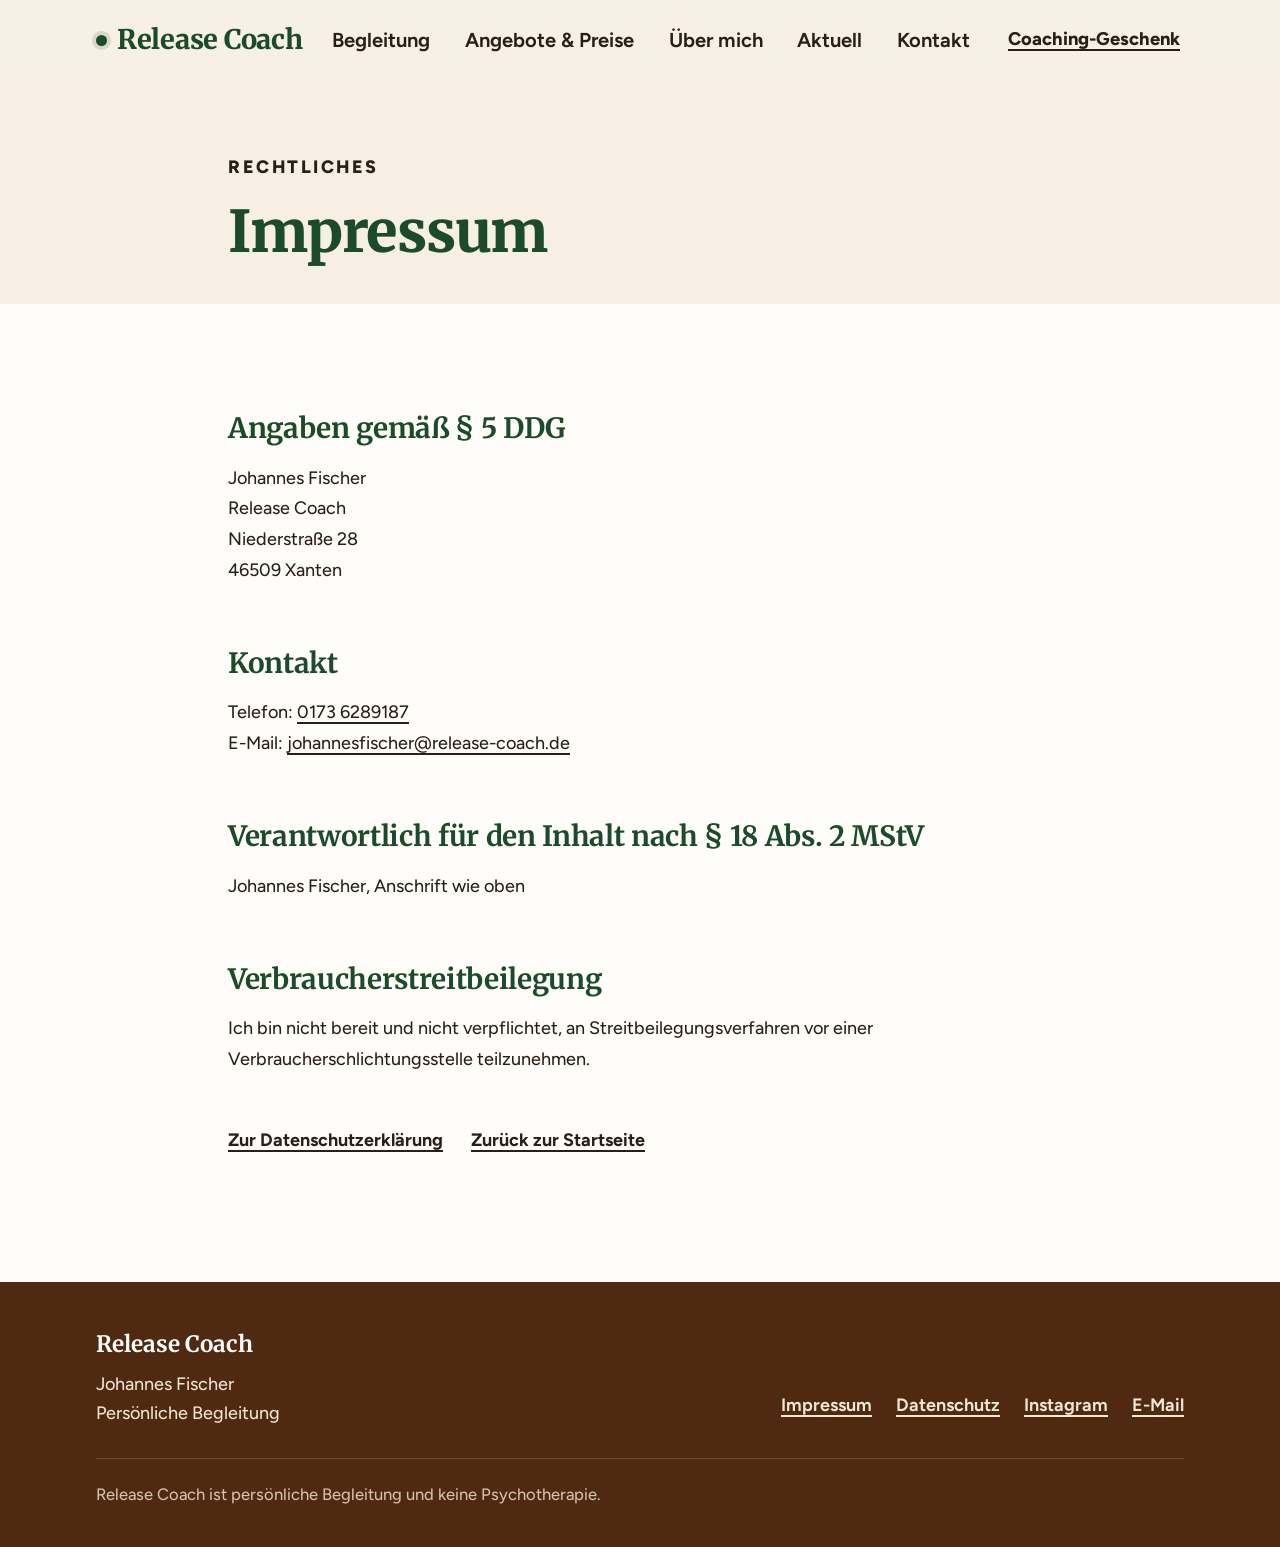
<file: impressum.html>
<!doctype html>
<html lang="de">
<head>
<meta charset="utf-8">
<meta name="viewport" content="width=device-width, initial-scale=1">
<title>Impressum · Release Coach · Johannes Fischer</title>
<meta name="description" content="Impressum von Johannes Fischer, Release Coach, Xanten.">
<meta name="theme-color" content="#F7EFE3">
<link rel="icon" href="favicon.ico" sizes="48x48">
<link rel="icon" type="image/svg+xml" href="assets/favicon.svg">
<link rel="icon" type="image/png" sizes="32x32" href="assets/favicon-32.png">
<link rel="apple-touch-icon" href="assets/apple-touch-icon.png">
<link rel="canonical" href="https://release-coach.de/impressum.html">
<meta property="og:site_name" content="Release Coach">
<meta property="og:image" content="https://release-coach.de/assets/img/og-image.jpg">
<meta name="twitter:card" content="summary_large_image">
<link rel="preload" href="assets/fonts/merriweather-var.woff2" as="font" type="font/woff2" crossorigin>
<link rel="preload" href="assets/fonts/figtree-var.woff2" as="font" type="font/woff2" crossorigin>
<link rel="stylesheet" href="style.css">
<script>document.documentElement.className+=' js';</script>
</head>
<body>

<a class="skip" href="#inhalt">Zum Inhalt springen</a>

<header class="site-header" id="kopf">
  <div class="bar wrap">
    <a class="mark" href="index.html" aria-label="Release Coach, zum Seitenanfang"><span class="mark-dot" aria-hidden="true"></span>Release Coach</a>
    <nav class="nav-desktop" aria-label="Hauptnavigation">
      <a href="index.html#ablauf">Begleitung</a>
      <a href="index.html#angebote">Angebote &amp; Preise</a>
      <a href="index.html#ueber-mich">Über mich</a>
      <a href="index.html#aktuell">Aktuell</a>
      <a href="index.html#kontakt">Kontakt</a>
    </nav>
    <a class="bar-cta" href="index.html#geschenk">Coaching-Geschenk</a>
    <button class="burger" type="button" aria-expanded="false" aria-controls="menu" aria-label="Menü öffnen">
      <span class="burger-label">Menü</span>
      <span class="burger-icon" aria-hidden="true"><i></i><i></i><i></i></span>
    </button>
  </div>
  <noscript>
    <nav class="nav-fallback" aria-label="Hauptnavigation ohne Skript">
      <a href="index.html#ablauf">Begleitung</a><a href="index.html#angebote">Angebote &amp; Preise</a><a href="index.html#ueber-mich">Über mich</a><a href="index.html#aktuell">Aktuell</a><a href="index.html#kontakt">Kontakt</a>
    </nav>
  </noscript>
</header>

<div class="menu" id="menu" role="dialog" aria-modal="true" aria-label="Menü" hidden>
  <nav class="menu-nav" aria-label="Hauptnavigation mobil">
    <a href="index.html#ablauf">Begleitung</a>
    <a href="index.html#angebote">Angebote &amp; Preise</a>
    <a href="index.html#ueber-mich">Über mich</a>
    <a href="index.html#aktuell">Aktuell</a>
    <a href="index.html#kontakt">Kontakt</a>
  </nav>
  <div class="menu-foot">
    <a class="btn btn-light btn-block" href="index.html#geschenk">Coaching-Geschenk sichern</a>
    <a class="menu-mail" href="mailto:johannesfischer@release-coach.de">johannesfischer@release-coach.de</a>
  </div>
</div>

<main id="inhalt">
<section class="legal-hero">
  <div class="wrap legal-wrap">
    <p class="label">Rechtliches</p>
    <h1>Impressum</h1>
  </div>
</section>
<section class="legal">
  <div class="wrap legal-wrap">
    <h2>Angaben gemäß § 5 DDG</h2>
    <p>Johannes Fischer<br>Release Coach<br>Niederstraße 28<br>46509 Xanten</p>

    <h2>Kontakt</h2>
    <p>Telefon: <a href="tel:+491736289187">0173 6289187</a><br>E-Mail: <a href="mailto:johannesfischer@release-coach.de">johannesfischer@release-coach.de</a></p>

    <h2>Verantwortlich für den Inhalt nach § 18 Abs. 2 MStV</h2>
    <p>Johannes Fischer, Anschrift wie oben</p>

    <h2>Verbraucherstreitbeilegung</h2>
    <p>Ich bin nicht bereit und nicht verpflichtet, an Streitbeilegungsverfahren vor einer Verbraucherschlichtungsstelle teilzunehmen.</p>

    <p class="legal-links"><a class="textlink" href="datenschutz.html">Zur Datenschutzerklärung</a> <a class="textlink" href="index.html">Zurück zur Startseite</a></p>
  </div>
</section>
</main>

<footer class="footer">
  <div class="wrap">
    <div class="footer-grid">
      <div>
        <p class="footer-mark">Release Coach</p>
        <p>Johannes Fischer<br>Persönliche Begleitung</p>
      </div>
      <ul class="footer-links">
        <li><a href="impressum.html">Impressum</a></li>
        <li><a href="datenschutz.html">Datenschutz</a></li>
        <li><a href="https://www.instagram.com/release_coach/" target="_blank" rel="noopener">Instagram</a></li>
        <li><a href="mailto:johannesfischer@release-coach.de">E-Mail</a></li>
      </ul>
    </div>
    <p class="footer-small">Release Coach ist persönliche Begleitung und keine Psychotherapie.</p>
  </div>
</footer>


<script>
(function(){
  var d=document, h=d.getElementById('kopf'), b=d.querySelector('.burger'), m=d.getElementById('menu');
  function onScroll(){h.classList.toggle('is-scrolled',window.scrollY>12)}
  onScroll(); window.addEventListener('scroll',onScroll,{passive:true});

  function setMenu(open){
    b.setAttribute('aria-expanded',open); b.setAttribute('aria-label',open?'Menü schließen':'Menü öffnen');
    b.querySelector('.burger-label').textContent=open?'Schließen':'Menü';
    m.hidden=!open; d.documentElement.classList.toggle('menu-open',open);
    [d.getElementById('inhalt'),d.querySelector('.footer')].forEach(function(el){if(el){if(open){el.setAttribute('inert','')}else{el.removeAttribute('inert')}}});
    if(open){m.querySelector('a').focus()}else{b.focus()}
  }
  b.addEventListener('click',function(){setMenu(b.getAttribute('aria-expanded')!=='true')});
  m.addEventListener('click',function(e){if(e.target.closest('a'))setMenu(false)});
  d.addEventListener('keydown',function(e){
    if(m.hidden)return;
    if(e.key==='Escape'){setMenu(false);return}
    if(e.key==='Tab'){
      var f=[].slice.call(m.querySelectorAll('a')).concat([b]);
      var i=f.indexOf(d.activeElement);
      e.preventDefault();
      f[(i+(e.shiftKey?-1:1)+f.length)%f.length].focus()
    }
  });
  window.matchMedia('(min-width:960px)').addEventListener('change',function(q){if(q.matches&&!m.hidden)setMenu(false)});

})();
</script>
</body>
</html>
</file>
<file: style.css>
/* Release Coach, Startseite. Mobile first, ohne externe Ressourcen. */
@font-face{font-family:"Merriweather";src:url("assets/fonts/merriweather-var.woff2") format("woff2");font-weight:400 900;font-style:normal;font-display:swap}
@font-face{font-family:"Figtree";src:url("assets/fonts/figtree-var.woff2") format("woff2");font-weight:300 900;font-style:normal;font-display:swap}

:root{
  --green:#1C4B29;
  --green-deep:#163b20;
  --brown:#633514;
  --brown-deep:#4f2a10;
  --cream:#F7EFE3;
  --cream-deep:#EFE3D1;
  --gold:#DAA35C;
  --gold-soft:#e8bd85;
  --ink:#33200F;
  --paper:#FFFDF9;
  --line:rgba(99,53,20,.18);
  --line-light:rgba(247,239,227,.22);
  --serif:"Merriweather",Georgia,"Times New Roman",serif;
  --sans:"Figtree",system-ui,-apple-system,"Segoe UI",Roboto,sans-serif;
  --pad:clamp(20px,5vw,56px);
  --sec:clamp(52px,8vw,108px);
  --r:20px;
  --noise:url("data:image/svg+xml,%3Csvg xmlns='http://www.w3.org/2000/svg' width='220' height='220'%3E%3Cfilter id='n'%3E%3CfeTurbulence type='fractalNoise' baseFrequency='.8' numOctaves='2' stitchTiles='stitch'/%3E%3CfeColorMatrix values='0 0 0 0 1 0 0 0 0 1 0 0 0 0 1 0 0 0 .5 0'/%3E%3C/filter%3E%3Crect width='100%25' height='100%25' filter='url(%23n)'/%3E%3C/svg%3E");
}
*,*::before,*::after{box-sizing:border-box}
html{font-size:106.25%;scroll-behavior:smooth;-webkit-text-size-adjust:100%}
@media (min-width:1000px){html{font-size:112.5%}}
body{margin:0;background:var(--paper);color:var(--ink);font-family:var(--sans);font-weight:450;line-height:1.62;-webkit-font-smoothing:antialiased;text-rendering:optimizeLegibility;overflow-x:hidden}
html.menu-open body{overflow:hidden}
img{display:block;max-width:100%;height:auto}
a{color:inherit}
h1,h2,h3,h4,p,ul,ol,figure,blockquote{margin:0}
ul,ol{padding:0;list-style:none}
section[id]{scroll-margin-top:76px}
.wrap{width:100%;max-width:1200px;margin-inline:auto;padding-inline:var(--pad)}
:focus-visible{outline:3px solid var(--gold);outline-offset:3px;border-radius:6px}
.skip{position:absolute;left:-999px;top:0;background:var(--green);color:#fff;padding:12px 18px;z-index:200}
.skip:focus{left:12px;top:12px}

/* Typografie */
h1,h2,h3,h4,.mark,.price,.footer-mark,.lead,.pull,.invite,.gift-lead,.boundary,.quote blockquote{font-family:var(--serif)}
h2{font-size:clamp(1.65rem,5.2vw,2.5rem);line-height:1.22;font-weight:700;letter-spacing:-.012em;color:var(--brown);text-wrap:balance}
h3{font-size:1.2rem;line-height:1.3;font-weight:700;color:var(--brown)}
.big{font-size:1.1rem;line-height:1.7}
.label{display:flex;align-items:center;gap:12px;font-size:1rem;font-weight:800;letter-spacing:.14em;text-transform:uppercase;color:var(--green);margin-bottom:18px}
.label::before{content:"";width:28px;height:2px;background:var(--gold);flex:none}
.label-light{color:var(--gold-soft)}
.tag{display:inline-block;font-size:.76rem;font-weight:800;letter-spacing:.16em;text-transform:uppercase;color:var(--gold-soft);margin-bottom:14px}
.tag-green{color:var(--green)}
.tag-brown{color:var(--brown)}
.small-note{font-size:.92rem;line-height:1.55;opacity:.88}
.sec-head{max-width:46rem;margin-bottom:clamp(32px,4.5vw,56px)}
.sec-head h2+.big{margin-top:20px}

/* Buttons */
.btn{display:inline-flex;align-items:center;justify-content:center;gap:10px;min-height:52px;padding:13px 28px;border-radius:14px;font-family:var(--sans);font-size:1.02rem;font-weight:750;line-height:1.2;text-decoration:none;text-align:center;border:2px solid transparent;cursor:pointer;transition:transform .2s ease,background-color .2s ease,color .2s ease,border-color .2s ease,box-shadow .2s ease}
.btn:hover{transform:translateY(-2px)}
.btn:active{transform:translateY(0)}
.btn-sm{min-height:44px;padding:9px 20px;font-size:.95rem;border-radius:12px}
.btn-lg{min-height:56px;padding:14px 20px;font-size:1.04rem}
@media (min-width:600px){.btn-lg{padding:15px 34px;font-size:1.1rem}}
.btn-block{display:flex;width:100%}
.btn-gold{background:var(--gold);color:var(--ink);box-shadow:0 1px 0 rgba(255,255,255,.35) inset,0 6px 18px -8px rgba(99,53,20,.55)}
.btn-gold:hover{background:var(--gold-soft);box-shadow:0 1px 0 rgba(255,255,255,.4) inset,0 12px 24px -10px rgba(99,53,20,.6)}
.btn-lg.btn-gold::after{content:"\2192";font-weight:600;transition:transform .2s ease}
.btn-lg.btn-gold:hover::after{transform:translateX(4px)}
.btn-green{background:var(--green);color:#fff}
.btn-green:hover{background:#24603a;box-shadow:0 10px 22px -12px rgba(28,75,41,.8)}
.btn-brown{background:var(--brown);color:#fff}
.btn-brown:hover{background:#7a421a;box-shadow:0 10px 22px -12px rgba(99,53,20,.8)}
.btn-outline{border-color:var(--brown);color:var(--brown);background:transparent}
.btn-outline:hover{background:var(--brown);color:#fff}
.btn-ghost{border-color:rgba(247,239,227,.5);color:#fff;background:transparent}
.btn-ghost:hover{background:#fff;color:var(--green);border-color:#fff}
.btn-row{display:flex;flex-direction:column;gap:12px}
.textlink{font-weight:700;text-underline-offset:.24em;text-decoration-thickness:2px;text-decoration-color:var(--gold);transition:text-decoration-color .2s}
.textlink:hover{text-decoration-color:currentColor}

/* Kopfzeile */
.site-header{position:sticky;top:0;z-index:60;background:rgba(247,239,227,.9);backdrop-filter:blur(10px);-webkit-backdrop-filter:blur(10px);border-bottom:1px solid transparent;transition:background-color .25s,border-color .25s,box-shadow .25s}
.site-header.is-scrolled{background:rgba(255,253,249,.96);border-bottom-color:var(--line);box-shadow:0 8px 24px -18px rgba(51,32,15,.45)}
.bar{display:flex;align-items:center;gap:14px;min-height:68px;transition:min-height .25s}
.site-header.is-scrolled .bar{min-height:60px}
.mark{display:inline-flex;align-items:center;gap:10px;font-size:1.3rem;font-weight:800;color:var(--green);text-decoration:none;letter-spacing:-.01em;white-space:nowrap;margin-right:auto}
.mark-dot{width:11px;height:11px;border-radius:50%;background:var(--gold);box-shadow:0 0 0 4px rgba(218,163,92,.25)}
.nav-desktop{display:none}
.nav-desktop a{font-weight:650;color:var(--brown);text-decoration:none;padding:8px 2px;background:linear-gradient(var(--gold),var(--gold)) 0 100%/0 2px no-repeat;transition:background-size .25s}
.nav-desktop a:hover{background-size:100% 2px}
.bar-cta{display:none}
.burger{display:inline-flex;align-items:center;gap:12px;min-height:48px;padding:0 6px 0 16px;border:1.5px solid var(--brown);border-radius:14px;background:transparent;color:var(--brown);font:inherit;font-weight:750;font-size:1rem;cursor:pointer}
.burger-icon{position:relative;display:block;width:40px;height:40px}
.burger-icon i{position:absolute;left:9px;right:9px;height:2.5px;border-radius:2px;background:currentColor;transition:transform .25s,opacity .2s,top .25s}
.burger-icon i:nth-child(1){top:12px}.burger-icon i:nth-child(2){top:19px}.burger-icon i:nth-child(3){top:26px}
.burger[aria-expanded="true"]{background:var(--green);border-color:var(--green);color:#fff}
.burger[aria-expanded="true"] i:nth-child(1){top:19px;transform:rotate(45deg)}
.burger[aria-expanded="true"] i:nth-child(2){opacity:0}
.burger[aria-expanded="true"] i:nth-child(3){top:19px;transform:rotate(-45deg)}
.nav-fallback{display:flex;flex-wrap:wrap;gap:6px 22px;padding:10px var(--pad) 14px;background:var(--cream)}
.nav-fallback a{font-weight:700;color:var(--brown)}
@media (min-width:600px){.bar-cta{display:inline-flex;min-height:48px;padding:10px 22px;font-size:1.06rem;white-space:nowrap}}
@media (min-width:960px){
  .burger{display:none}
  .nav-desktop{display:flex;gap:clamp(18px,2.4vw,34px);margin-right:clamp(8px,1.5vw,18px);font-size:1.12rem;white-space:nowrap}
  .bar{min-height:80px}
  .site-header.is-scrolled .bar{min-height:66px}
  .mark{font-size:1.5rem}
  .nav-desktop a{font-size:1.12rem}
}

/* Mobiles Menü (Overlay) */
.menu{position:fixed;inset:68px 0 0 0;z-index:55;background:var(--green);color:#fff;display:flex;flex-direction:column;justify-content:space-between;padding:12px var(--pad) 28px;overflow-y:auto;animation:menuIn .25s ease}
.menu[hidden]{display:none}
@keyframes menuIn{from{opacity:0;transform:translateY(-8px)}to{opacity:1;transform:none}}
.menu-nav{display:flex;flex-direction:column}
.menu-nav a{display:flex;justify-content:space-between;align-items:center;font-family:var(--serif);font-weight:700;font-size:1.75rem;line-height:1.2;color:#fff;text-decoration:none;padding:22px 2px;border-bottom:1px solid var(--line-light)}
.menu-nav a::after{content:"\2192";font-family:var(--sans);font-weight:500;font-size:1.3rem;color:var(--gold)}
.menu-nav a:active,.menu-nav a:hover{color:var(--gold-soft)}
.menu-foot{display:grid;gap:20px;padding-top:28px}
.menu-mail{color:#fff;font-weight:650;text-align:center;overflow-wrap:anywhere;text-underline-offset:.22em;text-decoration-color:var(--gold);text-decoration-thickness:2px}

/* Struktur und Texturen */
.section{padding-block:var(--sec)}
.section-cream{background:var(--cream)}
.section-green{background:var(--green);color:#fff}
.section-brown{background:var(--brown);color:#fff}
.section-green h2,.section-green h3,.section-brown h2,.section-brown h3{color:#fff}
.tex{position:relative;isolation:isolate}
.tex::before{content:"";position:absolute;inset:0;background:var(--noise);opacity:.07;mix-blend-mode:soft-light;pointer-events:none;z-index:-1}
.section-green.tex{background-image:radial-gradient(120% 90% at 100% 0%,rgba(255,255,255,.07),transparent 55%)}
.section-brown.tex{background-image:radial-gradient(110% 90% at 0% 0%,rgba(255,255,255,.06),transparent 55%)}

/* Einstieg */
.hero{background:var(--cream);padding-top:clamp(28px,5vw,64px);position:relative;overflow:hidden}
.hero::before{content:"";position:absolute;right:-8%;top:-30%;width:62vw;height:62vw;max-width:760px;max-height:760px;border-radius:50%;background:radial-gradient(closest-side,rgba(218,163,92,.22),transparent);pointer-events:none}
.hero-grid{position:relative;display:grid;gap:36px}
.kicker{display:flex;align-items:center;gap:12px;color:var(--green);font-weight:800;font-size:1rem;letter-spacing:.14em;text-transform:uppercase;margin-bottom:18px}
.kicker::before{content:"";width:28px;height:2px;background:var(--gold)}
.hero h1{font-size:clamp(1.82rem,7.2vw,3.15rem);line-height:1.18;font-weight:800;letter-spacing:-.02em;color:var(--green);margin-bottom:22px;text-wrap:balance;overflow-wrap:break-word}
.lead{font-size:clamp(1.25rem,4.6vw,1.65rem);line-height:1.45;font-weight:400;color:var(--brown);max-width:21em;margin-bottom:22px}
.hero-text{font-size:1.1rem;line-height:1.7;max-width:31em}
.hero-invite{font-weight:700;font-size:1.1rem;line-height:1.55;margin-top:16px;max-width:29em;color:var(--green)}
.hero-cta{display:flex;flex-direction:column;align-items:flex-start;gap:18px;margin-top:28px}
.hero-cta .btn{width:100%}
.hero-photo{position:relative;justify-self:start;width:100%;max-width:460px;isolation:isolate}
.hero-photo picture{display:block;border-radius:28px;overflow:hidden;aspect-ratio:4/4.4;background:var(--cream-deep);box-shadow:0 26px 50px -28px rgba(51,32,15,.5)}
.hero-photo img{width:100%;height:100%;object-fit:cover;object-position:50% 8%}
.facts{display:grid;gap:0;margin-top:clamp(40px,6vw,72px);border-top:1px solid var(--line)}
.facts li{position:relative;padding:15px 0 15px 28px;font-weight:650;color:var(--brown);border-bottom:1px solid var(--line);font-size:.98rem}
.facts li::before{content:"";position:absolute;left:4px;top:50%;width:9px;height:9px;margin-top:-4px;border-radius:50%;background:var(--gold)}
@media (max-width:599px){
  .hero{padding-top:10px}
  .hero-grid{gap:14px}
  .hero-photo{order:-1;max-width:none}
  .hero-photo picture{aspect-ratio:3/2;max-height:34vh;max-height:34svh;border-radius:24px;box-shadow:0 18px 36px -24px rgba(51,32,15,.5)}
  .hero-photo img{object-position:50% 10%}
  .kicker{margin-bottom:8px;font-size:.82rem;letter-spacing:.08em;flex-wrap:wrap;row-gap:4px}
  .hero h1{margin-bottom:10px}
  .hero .lead{margin-bottom:12px}
  .hero-copy{display:grid}
  .hero-copy .hero-text{order:2;margin-top:18px}
  .hero-copy .hero-cta{order:1;margin-top:12px;margin-bottom:0}
  .hide-mobile{display:none}
}
@media (min-width:600px){
  .hero-cta{flex-direction:row;align-items:center;flex-wrap:wrap;gap:16px 26px}
  .hero-cta .btn{width:auto}
}
@media (min-width:900px){
  .hero-photo picture{aspect-ratio:4/5}
  .hero{padding-top:clamp(40px,5vw,72px)}
  .hero-grid{grid-template-columns:1.18fr .82fr;column-gap:clamp(48px,7vw,104px);align-items:center}
  .hero h1{font-size:clamp(2.35rem,3.2vw,3.15rem);line-height:1.16}
  .hero-photo{justify-self:end;width:100%;margin-right:16px}
  .facts{grid-template-columns:repeat(3,auto);justify-content:space-between;border-top:1px solid var(--line);border-bottom:1px solid var(--line)}
  .facts li{border-bottom:0;padding:20px 0 20px 28px}
}

/* Zwei Einstiege */
.duo{display:grid;gap:20px}
.gift{position:relative;background:var(--brown);color:#fff;border-radius:var(--r);padding:clamp(26px,4.5vw,52px);display:grid;gap:30px;box-shadow:0 30px 50px -34px rgba(99,53,20,.7);overflow:hidden}
.gift::before{content:"";position:absolute;right:-90px;top:-90px;width:300px;height:300px;border-radius:50%;background:radial-gradient(closest-side,rgba(218,163,92,.35),transparent);pointer-events:none}
.gift::after{content:"";position:absolute;inset:0;background:var(--noise);opacity:.06;mix-blend-mode:soft-light;pointer-events:none}
.gift>*{position:relative;z-index:1}
.gift h3{font-size:clamp(1.55rem,5vw,2.05rem);line-height:1.2;color:#fff;margin-bottom:16px}
.gift-lead{font-size:1.15rem;line-height:1.55;margin-bottom:26px}
.gift .btn{width:100%}
.gift-note{margin-top:18px;font-size:.92rem;line-height:1.55;opacity:.92}
.gift-steps{counter-reset:g;display:grid;gap:0;align-content:center;border-top:1px solid var(--line-light)}
.gift-steps li{counter-increment:g;display:grid;grid-template-columns:44px 1fr;gap:16px;align-items:start;line-height:1.55;padding:18px 0;border-bottom:1px solid var(--line-light)}
.gift-steps li::before{content:counter(g);font-family:var(--serif);font-weight:700;font-size:1.7rem;line-height:1;color:var(--gold)}
.intro-call{background:var(--cream);border-radius:var(--r);padding:clamp(26px,4vw,42px);display:flex;flex-direction:column;gap:14px;align-items:flex-start}
.intro-call h3{font-size:1.45rem}
.intro-call .btn{margin-top:auto}
@media (min-width:600px){.gift .btn{width:auto}}
@media (min-width:1000px){
  .gift{grid-template-columns:1.05fr 1fr;gap:clamp(36px,5vw,72px);align-items:center}
  .gift-steps{border-top:0;border-left:1px solid var(--line-light);padding-left:clamp(28px,4vw,56px);align-self:stretch}
  .gift-steps li:first-child{padding-top:0}
  .gift-steps li:last-child{border-bottom:0;padding-bottom:0}
  .intro-call{display:grid;grid-template-columns:1fr 1fr;column-gap:clamp(36px,5vw,72px);row-gap:12px;align-items:start;padding:clamp(28px,3.5vw,44px) clamp(28px,4vw,52px)}
  .intro-call .tag,.intro-call h3{grid-column:1 / -1;margin-bottom:0}
  .intro-call .btn{grid-column:1;margin:8px 0 0;justify-self:start}
  .intro-call .small-note{grid-column:2;margin:8px 0 0;align-self:center}
}

/* Themen */
.themes-head{display:grid;gap:22px;margin-bottom:clamp(32px,4.5vw,52px)}
.pull{font-weight:700;font-size:1.2rem;line-height:1.5;color:var(--green);padding-left:18px;border-left:3px solid var(--gold);margin-top:22px}
.topics{display:grid;gap:12px;counter-reset:t}
.topics li{counter-increment:t;position:relative;background:var(--paper);border-radius:var(--r);padding:20px 22px 22px;box-shadow:0 1px 0 var(--line),0 18px 30px -26px rgba(99,53,20,.45);border-top:3px solid var(--gold)}
.topic-no::before{content:"0" counter(t);display:block;font-family:var(--serif);font-weight:700;font-size:.85rem;letter-spacing:.1em;color:var(--gold);margin-bottom:10px;filter:saturate(1.3) brightness(.85)}
.topics h3{font-size:1.1rem;margin-bottom:8px;color:var(--green)}
.topics p{font-size:1rem;line-height:1.62}
.themes-foot{margin-top:clamp(32px,4.5vw,52px);display:grid;gap:22px;align-items:center;background:var(--green);color:#fff;border-radius:var(--r);padding:clamp(24px,4vw,40px)}
.invite{font-weight:700;font-size:1.2rem;line-height:1.5;max-width:24em}
.themes-foot .btn-green{background:var(--gold);color:var(--ink)}
.themes-foot .btn-green:hover{background:var(--gold-soft);box-shadow:none}
.themes-foot .btn-outline{border-color:rgba(247,239,227,.55);color:#fff}
.themes-foot .btn-outline:hover{background:#fff;color:var(--green)}
@media (min-width:600px){.btn-row{flex-direction:row;flex-wrap:wrap}}
@media (min-width:760px){.topics{grid-template-columns:repeat(2,1fr)}}
@media (min-width:1000px){
  .themes-head{grid-template-columns:1fr 1.05fr;column-gap:clamp(48px,7vw,104px);align-items:end}
  .themes-head .pull{margin-top:22px}
  .topics{grid-template-columns:repeat(3,1fr);gap:18px}
  .themes-foot{grid-template-columns:1fr auto;column-gap:48px}
}

/* Ablauf */
.flow-head{display:grid;gap:30px;margin-bottom:clamp(36px,5vw,60px)}
.flow-head h2{margin-bottom:20px}
.note-box{padding:22px 24px;border:1px solid var(--line-light);border-radius:var(--r);background:rgba(0,0,0,.12);align-self:end}
.note-box h3{font-size:.8rem;font-family:var(--sans);letter-spacing:.16em;text-transform:uppercase;font-weight:800;margin-bottom:10px;color:var(--gold-soft)}
.note-box p{font-size:.98rem;line-height:1.62}
.steps{counter-reset:s;display:grid;gap:0}
.steps li{counter-increment:s;position:relative;padding:20px 0 20px 54px;border-top:1px solid var(--line-light)}
.steps li:last-child{border-bottom:1px solid var(--line-light)}
.steps li::before{content:counter(s);position:absolute;left:0;top:16px;font-family:var(--serif);font-weight:700;font-size:2.1rem;line-height:1;color:var(--gold)}
.steps h3{font-size:1.15rem;margin-bottom:8px}
.steps p{font-size:1rem;line-height:1.65;opacity:.95}
.flow-foot{display:flex;flex-direction:column;align-items:flex-start;gap:18px;margin-top:clamp(32px,4vw,48px)}
.flow-foot .btn{width:100%}
@media (min-width:600px){.flow-foot{flex-direction:row;align-items:center;gap:26px}.flow-foot .btn{width:auto}}
@media (min-width:760px){
  .steps{grid-template-columns:repeat(2,1fr);column-gap:clamp(36px,5vw,72px)}
  .steps li:nth-last-child(2){border-bottom:1px solid var(--line-light)}
}
@media (min-width:1000px){
  .flow-head{grid-template-columns:1.1fr .9fr;column-gap:clamp(48px,7vw,104px);align-items:end}
  .steps{grid-template-columns:repeat(3,1fr);column-gap:clamp(28px,3.5vw,52px)}
  .steps li{padding:26px 0 26px 0;padding-top:70px}
  .steps li::before{top:22px;font-size:2.6rem}
  .steps li:nth-last-child(-n+3){border-bottom:1px solid var(--line-light)}
}

/* Angebote */
.offer-cols{display:grid;gap:clamp(40px,5vw,56px)}
.group-title{font-size:1.2rem;font-family:var(--sans);font-weight:800;letter-spacing:.06em;text-transform:uppercase;color:var(--green);padding-bottom:14px;border-bottom:2px solid var(--green);margin-bottom:18px}
.offers{display:grid;gap:14px}
.offer{display:grid;gap:8px;justify-items:start;background:var(--cream);border-radius:var(--r);padding:20px 22px 20px;transition:box-shadow .25s,transform .25s}
.offer:hover{box-shadow:0 20px 34px -26px rgba(99,53,20,.7);transform:translateY(-2px)}
.offer-top{display:flex;justify-content:space-between;align-items:flex-start;gap:16px;width:100%}
.offer h4{font-size:1.25rem;line-height:1.25;font-weight:700;color:var(--brown)}
.offer p{font-size:1rem;line-height:1.58}
.offer .btn{margin-top:8px}
.price{font-size:1.75rem;line-height:1;font-weight:700;color:var(--green);white-space:nowrap;text-align:right}
.price span{display:block;font-family:var(--sans);font-size:.82rem;font-weight:650;color:var(--ink);margin-top:6px}
.terms{margin-top:20px;display:grid;gap:8px}
.terms li{position:relative;padding-left:20px;font-size:.95rem;line-height:1.55}
.terms li::before{content:"";position:absolute;left:0;top:.6em;width:7px;height:7px;border-radius:50%;background:var(--gold)}
.offer-foot{margin-top:clamp(36px,5vw,56px);padding:24px 26px;border:1px solid var(--line);border-radius:var(--r);display:grid;gap:10px}
.offer-foot p{font-size:.98rem;line-height:1.62}
.client-line{color:var(--brown)}
@media (min-width:900px){
  .offer-cols{grid-template-columns:1fr 1fr;column-gap:clamp(36px,5vw,72px);align-items:start}
}
@media (min-width:1000px){.offer-foot{grid-template-columns:1fr 1fr;column-gap:48px;align-items:center}}

/* Über mich */
.about-grid{display:grid;gap:44px}
.about-photo{position:relative;isolation:isolate;margin-inline:calc(var(--pad) * -1);}
.about-photo picture{display:block;overflow:hidden;aspect-ratio:4/4.6}
.about-photo img{width:100%;height:100%;object-fit:cover;object-position:50% 22%}
.about-text h2{margin-bottom:22px}
.about-text .big{margin-bottom:18px;max-width:34em}
.about-p{font-size:1.04rem;line-height:1.7;margin-bottom:16px;max-width:34em}
.weg{margin-top:30px;max-width:34em}
.weg h3{font-family:var(--sans);font-size:.78rem;letter-spacing:.16em;text-transform:uppercase;font-weight:800;color:var(--gold-soft);margin-bottom:14px}
.weg-video{margin-top:22px;max-width:280px}
.weg-video video{display:block;width:100%;height:auto;aspect-ratio:9/16;background:#000;border-radius:var(--r);border:1px solid var(--line-light)}
.weg-video figcaption{margin-top:10px;font-size:.88rem;line-height:1.4;opacity:.85}
.creds{margin-top:26px;padding:20px 22px;border:1px solid var(--line-light);border-radius:var(--r);background:rgba(0,0,0,.14);max-width:34em}
.creds h3{font-family:var(--sans);font-size:.78rem;letter-spacing:.16em;text-transform:uppercase;font-weight:800;color:var(--gold-soft);margin-bottom:12px}
.creds ul{display:grid;gap:8px}
.creds li{position:relative;padding-left:20px;font-size:.96rem;line-height:1.5}
.creds li::before{content:"";position:absolute;left:0;top:.62em;width:7px;height:7px;border-radius:50%;background:var(--gold)}
.boundary{font-weight:700;font-size:1.1rem;line-height:1.55;color:var(--gold-soft);margin:26px 0 28px;max-width:26em;padding-left:18px;border-left:3px solid var(--gold)}
.about-text .btn{width:100%}
@media (min-width:600px){
  .about-photo picture{aspect-ratio:4/5}
  .about-text .btn{width:auto}
  .about-photo{margin-inline:0;max-width:560px;justify-self:start}
  .about-photo picture{border-radius:28px;box-shadow:0 26px 50px -26px rgba(0,0,0,.55)}
}
@media (min-width:900px){
  .about-grid{grid-template-columns:1.02fr 1fr;column-gap:clamp(48px,6vw,96px);align-items:start}
  .about-photo{max-width:none;justify-self:stretch;position:sticky;top:110px}
  .about-photo picture{aspect-ratio:4/5.2}
}

/* Stimmen */
.sr{position:absolute;width:1px;height:1px;overflow:hidden;clip:rect(0 0 0 0);white-space:nowrap}
.rating{margin-top:14px;font-size:.95rem;font-weight:650;color:var(--brown)}
.quotes{display:flex;gap:14px;overflow-x:auto;scroll-snap-type:x mandatory;scroll-padding-inline:var(--pad);margin-inline:calc(var(--pad) * -1);padding:4px var(--pad) 14px;scrollbar-width:thin}
.quote{flex:0 0 84%;scroll-snap-align:start;background:var(--paper);border-radius:var(--r);border-top:3px solid var(--gold);padding:24px 24px 22px;display:flex;flex-direction:column;gap:16px;box-shadow:0 1px 0 var(--line),0 18px 30px -26px rgba(99,53,20,.45)}
.quote blockquote{flex:1}
.quote blockquote::before{content:"\201C";display:block;font-family:var(--serif);font-size:3.2rem;line-height:1;height:30px;margin-bottom:4px;color:var(--gold)}
.quote blockquote p{font-family:var(--serif);font-size:1.02rem;line-height:1.7;color:var(--ink)}
.quote figcaption{display:grid;gap:4px;padding-top:14px;border-top:1px solid var(--line)}
.q-name{font-weight:800;color:var(--green);font-size:1rem}
.q-src{display:flex;flex-wrap:wrap;align-items:center;gap:2px 8px;font-size:.82rem;font-weight:650;color:var(--brown)}
.q-txt{white-space:nowrap}
.stars{color:#c8872f;letter-spacing:.12em;font-size:.8rem}
.quotes-more{margin-top:18px}
@media (min-width:900px){.quotes{display:grid;grid-template-columns:repeat(3,1fr);gap:20px;overflow:visible;margin-inline:0;padding:4px 0 0}.quote{flex:none}.quotes-more{margin-top:28px}}

/* Aktuell und Newsletter */
.next-grid{display:grid;gap:18px}
.course,.news{border-radius:var(--r);padding:clamp(26px,4vw,40px);display:flex;flex-direction:column;gap:14px;align-items:flex-start}
.course{border:2px solid var(--green)}
.news{background:var(--cream)}
.course h3,.news h3{font-size:clamp(1.4rem,4.4vw,1.8rem);line-height:1.22}
.course p:not(.tag),.news p:not(.tag):not(.small-note){font-size:1.04rem;line-height:1.65}
.course .btn,.news .btn{margin-top:8px}
@media (min-width:900px){.next-grid{grid-template-columns:1.1fr .9fr;gap:24px;align-items:stretch}}

/* Kontakt */
.contact{overflow:hidden}
.contact::after{content:"";position:absolute;left:-120px;bottom:-160px;width:420px;height:420px;border-radius:50%;background:radial-gradient(closest-side,rgba(218,163,92,.2),transparent);pointer-events:none;z-index:-1}
.contact-grid{display:grid;gap:40px;align-items:center}
.contact-copy h2{font-size:clamp(2.1rem,8vw,3.5rem);line-height:1.1;margin-bottom:20px;color:#fff}
.contact-copy .big{max-width:28em}
.contact-cta{display:flex;flex-direction:column;gap:12px;margin-top:30px}
.contact-lines{display:grid;gap:10px;margin-top:30px}
.contact-line{font-size:1.08rem;font-weight:650;text-underline-offset:.24em;text-decoration-thickness:2px;text-decoration-color:var(--gold);overflow-wrap:anywhere}
.contact-photo{position:relative;isolation:isolate;max-width:320px;width:100%}
.contact-photo picture{display:block;border-radius:28px;overflow:hidden;aspect-ratio:1;box-shadow:0 26px 50px -26px rgba(0,0,0,.55)}
.contact-photo img{width:100%;height:100%;object-fit:cover}
@media (min-width:600px){.contact-cta{flex-direction:row;flex-wrap:wrap}}
@media (min-width:860px){
  .contact-grid{grid-template-columns:1.3fr .7fr;column-gap:clamp(48px,7vw,104px)}
  .contact-photo{justify-self:end;max-width:none}
}

/* Fußzeile */
.footer{background:var(--brown-deep);color:#f3e7d6;padding-block:44px 40px}
.footer-grid{display:grid;gap:26px}
.footer-mark{font-family:var(--serif);font-size:1.25rem;font-weight:700;margin-bottom:8px;color:#fff}
.footer p{line-height:1.6}
.footer-links{display:flex;flex-wrap:wrap;gap:12px 28px}
.footer-links a{font-weight:650;text-underline-offset:.24em;text-decoration-color:var(--gold);text-decoration-thickness:2px}
.footer-links a:hover{color:#fff}
.wip{opacity:.8}
.wip em{font-style:normal;font-size:.9em}
.footer-small{margin-top:30px;padding-top:22px;border-top:1px solid var(--line-light);font-size:.88rem;opacity:.8}
@media (min-width:760px){.footer-grid{grid-template-columns:1fr auto;align-items:end}}

@media (prefers-reduced-motion:reduce){*{scroll-behavior:auto!important;transition:none!important;animation:none!important}}

/* Rechtliche Seiten */
.legal-hero{background:var(--cream);padding-block:clamp(36px,6vw,72px) clamp(24px,4vw,40px)}
.legal-hero h1{font-size:clamp(1.45rem,6.2vw,3.2rem);hyphens:auto;overflow-wrap:break-word;line-height:1.1;font-weight:800;letter-spacing:-.02em;color:var(--green)}
.legal{padding-block:clamp(32px,5vw,64px) var(--sec)}
.legal-wrap{max-width:52rem}
.legal h2{font-size:clamp(1.25rem,3.6vw,1.55rem);margin:2.2em 0 .6em}
.legal h2:first-of-type{margin-top:1.6em}
.legal h3{font-size:1.08rem;margin:1.8em 0 .5em;color:var(--green)}
.legal p{line-height:1.7;margin-bottom:1em}
.legal a:not(.textlink){text-underline-offset:.2em;text-decoration-color:var(--gold);text-decoration-thickness:2px}
.bullets{display:grid;gap:8px;margin-bottom:1.2em}
.bullets li{position:relative;padding-left:22px;line-height:1.6}
.bullets li::before{content:"";position:absolute;left:0;top:.65em;width:7px;height:7px;border-radius:50%;background:var(--gold)}
.draft-note{padding:18px 20px;border:2px dashed #b9772a;border-radius:var(--r);background:rgba(255,232,184,.4);line-height:1.6;font-size:.98rem}
.todo{display:inline;font-weight:700;color:#7a3a00;background:#ffe8b8;border:1px dashed #b9772a;border-radius:6px;padding:1px 7px;font-size:.92em}
.legal-links{display:flex;flex-wrap:wrap;gap:12px 28px;margin-top:2.4em}

/* Video im Ablauf */
.flow-video{margin:44px 0 8px;display:grid;gap:18px;justify-items:start}
.flow-video video{display:block;width:100%;max-width:280px;height:auto;aspect-ratio:9/16;background:#000;border-radius:var(--r);border:1px solid var(--line-light)}
.flow-video figcaption{display:grid;gap:6px;max-width:30em;font-size:.98rem;line-height:1.5}
.flow-video figcaption strong{font-family:var(--serif,inherit);font-size:1.15rem}
.flow-video figcaption span{opacity:.88}
.weg-video .textlink{display:inline-block;margin-top:6px}
@media (min-width:760px){.flow-video{grid-template-columns:280px 1fr;align-items:center;gap:32px;margin-top:56px}}

/* Vertrauen unter dem Hero */
.trust{background:var(--paper);padding-block:clamp(26px,4vw,40px) 0}
.trust-in{display:grid;gap:14px;justify-items:start;max-width:46rem}
.trust-rating{display:flex;flex-wrap:wrap;align-items:center;gap:4px 10px;font-weight:700;font-size:.98rem;color:var(--brown)}
.trust-rating .stars{color:var(--gold);letter-spacing:.08em;filter:saturate(1.2) brightness(.9)}
.trust-quote blockquote p{font-family:var(--serif);font-size:clamp(1.05rem,3.9vw,1.25rem);line-height:1.6;color:var(--ink)}
.trust-quote figcaption{margin-top:8px;font-size:.92rem;font-weight:650;color:var(--brown)}

/* Mobile Feinschliff: Tippflächen und Mindestschrift */
.textlink{display:inline-flex;align-items:center;min-height:44px}
.footer-links{gap:0 24px}
.footer-links a{display:inline-flex;align-items:center;min-height:44px}
.contact-line{display:inline-flex;align-items:center;min-height:44px}
.contact-lines{gap:2px}
.weg-video .textlink{display:inline-flex;margin-top:0}
.flow-video figcaption .textlink{min-height:44px}
.tag{font-size:.875rem}
.note-box h3,.weg h3,.creds h3{font-size:.875rem}
.price span{font-size:.875rem}
.q-src{font-size:.875rem}
.footer-small{font-size:.92rem}
.nav-fallback a{display:inline-flex;align-items:center;min-height:44px}
@media (max-width:599px){
  .hero-cta{gap:4px}
  .btn{min-height:52px}
  .offer .btn{min-height:48px}
}
.mark{min-height:44px}
.trust-quote{border-left:3px solid var(--gold);padding-left:16px}
.trust{padding-top:clamp(30px,4vw,44px)}
.trust-in{max-width:none}
.trust-quote{max-width:46rem}
.trust-in{gap:24px}
.menu-foot a:not(.btn),.menu a.menu-mail{display:inline-flex;align-items:center;min-height:44px}
.menu-mail{display:flex;align-items:center;justify-content:center;min-height:44px}

/* Über mich: Mehr lesen */
.more{margin-top:8px;max-width:34em}
.more-btn{list-style:none;display:inline-flex;align-items:center;gap:12px;min-height:50px;padding:10px 22px;border:2px solid var(--gold);border-radius:14px;color:var(--gold-soft);font-weight:750;font-size:1.02rem;cursor:pointer;user-select:none;transition:background-color .2s,color .2s,border-color .2s}
.more-btn::-webkit-details-marker{display:none}
.more-btn::after{content:"";width:9px;height:9px;border-right:2.5px solid currentColor;border-bottom:2.5px solid currentColor;transform:translateY(-2px) rotate(45deg);transition:transform .25s}
.more[open] .more-btn::after{transform:translateY(2px) rotate(-135deg)}
@media (hover:hover){.more-btn:hover{background:var(--gold);color:var(--ink);border-color:var(--gold)}}
.more-close{background:transparent;font-family:inherit;line-height:1.2}
.more-close::after{transform:translateY(2px) rotate(-135deg)}
.more-close-wrap{margin-top:28px}
html:not(.js) .more-close-wrap{display:none}
.more-btn:focus-visible{outline:3px solid #fff;outline-offset:3px}
.more-open{display:none}
.more[open] .more-open{display:inline}
.more[open] .more-closed{display:none}
.more-body{padding-top:26px;animation:moreIn .3s ease}
@keyframes moreIn{from{opacity:0;transform:translateY(-6px)}to{opacity:1;transform:none}}
.weg-rest{margin-top:0}
.how{margin-top:30px}
.how h3{font-family:var(--sans);font-size:.875rem;letter-spacing:.16em;text-transform:uppercase;font-weight:800;color:var(--gold-soft);margin-bottom:14px}
.more-body .creds{margin-top:30px}
.about-text .more+.boundary,.about-text>.boundary{margin-top:28px}
@media (prefers-reduced-motion:reduce){.more-body{animation:none}.more-btn::after{transition:none}}
.legal p,.legal li{overflow-wrap:anywhere}
@media (min-width:960px){
  .hero-grid{grid-template-columns:minmax(min-content,1.04fr) minmax(0,.96fr);column-gap:clamp(40px,4vw,64px);align-items:stretch}
  .hero-copy{align-self:center}
  .hero-photo{align-self:stretch;justify-self:end;max-width:560px;margin-right:0;display:flex}
  .hero-photo picture{aspect-ratio:auto;width:100%;height:100%;min-height:440px}
  .hero-photo img{object-position:50% 12%}
}
.weg>.weg-video{margin-bottom:18px}

/* ===== v3: ruhigere Farbregeln, Lesbarkeit, Barrierefreiheit =====
   Gold nur noch für den Geschenk-Button im Einstieg. Auf Grün und Braun ist alles weiß. */

/* Fokus: dunkel auf hellen Flächen, weiß auf dunklen Flächen */
:focus-visible{outline:3px solid var(--green);outline-offset:3px}
.section-green :focus-visible,.section-brown :focus-visible,.gift :focus-visible,.themes-foot :focus-visible,.menu :focus-visible,.footer :focus-visible,.skip:focus-visible{outline-color:#fff}
.more-btn:focus-visible{outline-color:#fff}

/* neutraler heller Button für dunkle Flächen */
.btn-light{background:#fff;color:var(--green);border-color:#fff}
.btn-light:hover{background:var(--cream);border-color:var(--cream);box-shadow:0 10px 22px -12px rgba(0,0,0,.5)}
.section-brown .btn-light,.gift .btn-light{color:var(--brown)}
.btn-lg.btn-light::after{content:"\2192";font-weight:600;transition:transform .2s ease}
.btn-lg.btn-light:hover::after{transform:translateX(4px)}

/* Etiketten und Linien: keine Goldakzente mehr */
.label::before,.kicker::before{background:currentColor;opacity:.55}
.label-light{color:#fff}
.tag{color:#fff}
.tag-green{color:var(--green)}
.tag-brown{color:var(--brown)}
.note-box h3,.weg h3,.creds h3,.how h3{color:#fff}
.boundary{color:#fff;border-left-color:rgba(255,255,255,.7)}
.steps li::before,.gift-steps li::before{color:#fff}
.creds li::before{background:#fff}
.terms li::before,.bullets li::before{background:var(--green)}
.facts li::before{background:var(--green)}
.pull,.trust-quote{border-left-color:var(--green)}
.gift::before{display:none}
.nav-desktop a{background-image:linear-gradient(var(--green),var(--green))}
.menu-nav a::after{color:#fff;opacity:.75}
.menu-nav a:active,.menu-nav a:hover{color:var(--cream)}

/* Links: hell = Textfarbe unterstrichen, dunkel = weiß unterstrichen */
.textlink,.menu-mail,.contact-line,.footer-links a,.legal a:not(.textlink){text-decoration-color:currentColor}
.textlink{text-decoration-thickness:1.5px}
.section-green .textlink,.section-brown .textlink{color:#fff}

/* Mehr lesen auf Braun */
.more-btn{border-color:rgba(255,255,255,.75);color:#fff}
@media (hover:hover){.more-btn:hover{background:#fff;color:var(--brown);border-color:#fff}}

/* Themen: Karten ohne Goldkante */
.topics li{border-top:0}
.topic-no::before{color:var(--brown);filter:none;opacity:.75}
.themes-foot .btn-light{color:var(--green)}

/* Kopf: Geschenk als Textlink */
.bar-cta{display:none}
@media (min-width:600px){
  .bar-cta{display:inline-flex;align-items:center;min-height:44px;padding:0 4px;font-weight:750;font-size:1.02rem;color:var(--brown);text-decoration:underline;text-underline-offset:.24em;text-decoration-thickness:1.5px;white-space:nowrap;background:none;box-shadow:none;border:0}
  .bar-cta:hover{color:var(--green)}
}
@media (min-width:960px) and (max-width:1199px){
  .nav-desktop{gap:18px;font-size:1rem}
  .nav-desktop a{font-size:1rem}
  .mark{font-size:1.3rem}
  .bar-cta{font-size:.98rem}
}

/* Einstieg: kürzere Einführung */
.hero .lead{max-width:22em}
.hero-text{max-width:30em}

/* Kennenlernen: Geschenk und Erstgespräch nebeneinander */
#coaching-geschenk .intro-call{background:var(--paper);box-shadow:0 1px 0 var(--line),0 18px 30px -26px rgba(99,53,20,.45)}
.intro-call p:not(.tag):not(.small-note){font-size:1.04rem;line-height:1.65}
.intro-call .tag{margin-bottom:0}
.intro-call .btn{width:100%}
.intro-call .small-note a{overflow-wrap:anywhere;text-underline-offset:.2em}
@media (min-width:600px){.intro-call .btn{width:auto}}
@media (min-width:1000px){
  #coaching-geschenk .duo{grid-template-columns:1fr}
  #coaching-geschenk .intro-call{display:grid;grid-template-columns:1fr auto;column-gap:48px;align-items:center}
  #coaching-geschenk .intro-call .tag,#coaching-geschenk .intro-call h3,#coaching-geschenk .intro-call p:not(.small-note){grid-column:1}
  #coaching-geschenk .intro-call .btn{grid-column:2;grid-row:1 / span 3;margin:0;align-self:center}
  #coaching-geschenk .intro-call .small-note{grid-column:2;grid-row:4;margin:0;align-self:start}
}

/* Ablauf: drei Schritte, danach die Arbeitsweise */
@media (min-width:760px){
  .steps{grid-template-columns:repeat(3,1fr);column-gap:clamp(28px,3.5vw,52px)}
  .steps li:nth-last-child(-n+3){border-bottom:1px solid var(--line-light)}
}
.how-title{margin-top:clamp(40px,5vw,60px);margin-bottom:16px;font-family:var(--sans);font-size:.875rem;letter-spacing:.16em;text-transform:uppercase;font-weight:800;color:#fff}
.how-list{display:grid;gap:12px}
.how-list li{padding:20px 22px;border:1px solid var(--line-light);border-radius:var(--r);background:rgba(0,0,0,.12)}
.how-list h4{font-family:var(--serif);font-size:1.12rem;line-height:1.3;font-weight:700;color:#fff;margin-bottom:8px}
.how-list p{font-size:1rem;line-height:1.65}
@media (min-width:1000px){.how-list{grid-template-columns:repeat(3,1fr);gap:18px}}

/* Angebote: E-Mail direkt bei den Karten */
.offer-mail{font-size:.98rem;line-height:1.62}
.offer-mail a{font-weight:700;overflow-wrap:anywhere;text-underline-offset:.2em}
@media (min-width:1000px){.offer-foot .offer-mail{grid-column:1 / -1}}

/* Stimmen: untereinander statt seitlich wischen, Google-Link dezent */
.quotes{display:grid;gap:14px;overflow:visible;margin-inline:0;padding:0;scroll-snap-type:none}
.quote{flex:none;border-top:0}
.quote blockquote::before{color:var(--brown);opacity:.35}
.q-src{font-weight:600}
.quotes-more{font-size:.92rem}
.quotes-more a{color:var(--brown);text-underline-offset:.2em;display:inline-flex;align-items:center;min-height:44px}
@media (min-width:760px){.quotes{grid-template-columns:repeat(2,1fr);gap:20px}}
@media (min-width:900px){.quotes{grid-template-columns:repeat(2,1fr)}}

/* Sprungziele innerhalb von Abschnitten nicht unter der festen Kopfzeile */
article[id]{scroll-margin-top:84px}
@media (max-width:599px){.gift .btn,.intro-call .btn{padding-inline:16px}}
.offer-mail a,.intro-call .small-note a{display:inline-block;max-width:100%;overflow-wrap:anywhere}
/* Kundenstimme unter dem Einstieg an der Inhaltskante ausrichten (war am Desktop ganz links) */
.wrap.trust-in{max-width:1200px}
.video-core{font-family:var(--serif);font-size:1.05rem;line-height:1.6;margin-top:6px;padding-left:16px;border-left:3px solid rgba(255,255,255,.6)}
/* Punkte in der Faktenzeile an der ersten Textzeile ausrichten (auch bei Umbruch) */
.facts li::before{top:24px;margin-top:0}
@media (min-width:900px){.facts li::before{top:29px}}

/* Ablauf kompakt: drei Schritte sichtbar, Rest unter "Mehr lesen" */
#ablauf .flow-head{margin-bottom:clamp(24px,4vw,48px)}
#ablauf .flow-head h2{margin-bottom:14px}
#ablauf .flow-head .big{max-width:38em}
.flow-boundary{margin-top:18px;font-size:.95rem;line-height:1.5;opacity:.9}
.flow-more{margin-top:18px;max-width:none}
.flow-more .how-title{margin-top:4px}
.flow-more .note-box{margin:0 0 24px;align-self:auto}
@media (max-width:759px){
  #ablauf{padding-block:44px}
  #ablauf .flow-head .big{font-size:1.02rem;line-height:1.6}
  #ablauf .steps li{padding:12px 0 12px 44px}
  #ablauf .steps li::before{top:10px;font-size:1.7rem}
  #ablauf .steps h3{font-size:1.06rem;margin-bottom:2px}
  #ablauf .steps p{font-size:.97rem;line-height:1.5}
}
@media (min-width:1000px){
  #ablauf .flow-head{grid-template-columns:1fr}
  .flow-more .note-box{max-width:46rem}
}
#ablauf .flow-video{margin-top:32px}
@media (max-width:759px){
  #ablauf{padding-block:40px}
  #ablauf .label{margin-bottom:12px}
  #ablauf .flow-head .big{font-size:.98rem;line-height:1.55}
  #ablauf .flow-head{margin-bottom:18px}
  #ablauf .steps li{padding:10px 0 10px 42px}
  #ablauf .steps li::before{top:8px}
  .flow-more{margin-top:14px}
  .flow-more>.more-btn{min-height:46px}
}
@media (hover:hover){#ablauf .more-btn:hover{color:var(--green)}}

/* Farbfolge: Braun nur für Persönliches (Über mich), Grün für Ablauf/Kontakt, Beige für Angebote */
.gift.gift-light{background:var(--paper);color:var(--ink);box-shadow:0 1px 0 var(--line),0 18px 30px -26px rgba(99,53,20,.45)}
.gift.gift-light::after{display:none}
.gift.gift-light h3{color:var(--brown)}
.gift.gift-light .gift-steps{border-color:var(--line)}
.gift.gift-light .gift-steps li{border-bottom-color:var(--line)}
.gift.gift-light .gift-steps li::before{color:var(--green)}
.gift.gift-light .gift-note{opacity:.85}
.gift.gift-light :focus-visible{outline-color:var(--green)}
@media (min-width:1000px){.gift.gift-light .gift-steps{border-left-color:var(--line)}}
/* Einladung unter den Themen: helle Karte statt grüner Fläche direkt vor dem grünen Ablauf */
.themes-foot{background:var(--paper);color:var(--ink);box-shadow:0 1px 0 var(--line),0 18px 30px -26px rgba(99,53,20,.45)}
.themes-foot .invite{color:var(--green)}
.themes-foot .btn-light{background:var(--green);color:#fff;border-color:var(--green)}
.themes-foot .btn-light:hover{background:#24603a;border-color:#24603a}
.themes-foot :focus-visible{outline-color:var(--green)}
/* weniger Schmucklinien vor kleinen Etiketten */
.label::before,.kicker::before{display:none}

/* ===== Ruhige Farbregel (20.11.2026) =====
   Helle Flächen: alles Text in einem dunklen Braun-Schwarz (--ink).
   Grün nur für h1/h2 und Buttons, Gold nur für den Geschenk-Button im Einstieg.
   Grüne und braune Flächen: weiß (unverändert). Akzente: --ink mit niedriger Deckkraft. */
:root{--ink:#2A1E16;--line:rgba(42,30,22,.14);--accent:rgba(42,30,22,.28)}
body{color:var(--ink)}
h2{color:var(--green)}
h3,h4{color:var(--ink)}
.topics h3,.offer h4,.intro-call h3,.course h3,.news h3,.gift.gift-light h3,.legal h3{color:var(--ink)}
.group-title{color:var(--ink);border-bottom-color:var(--accent)}
.lead,.hero .lead{color:var(--ink)}
.kicker,.label:not(.label-light){color:var(--ink)}
.tag-green,.tag-brown{color:var(--ink)}
.pull{color:var(--ink);border-left-color:var(--accent)}
.invite,.themes-foot .invite{color:var(--ink)}
.price,.price span{color:var(--ink)}
.client-line{color:var(--ink)}
.facts li{color:var(--ink)}
.facts li::before,.terms li::before,.bullets li::before{background:var(--ink);opacity:.45}
.topic-no::before{color:var(--ink);opacity:.72}
.gift.gift-light .gift-steps li::before{color:var(--ink)}
.trust-quote{border-left-color:var(--accent)}
.trust-quote figcaption,.q-name,.q-src{color:var(--ink)}
.quote blockquote::before{color:var(--ink);opacity:.25}
.quotes-more a,.offer-mail a,.intro-call .small-note a{color:var(--ink)}
.course{border:1px solid var(--accent)}
.offer-foot{border-color:var(--line)}
.nav-desktop a{color:var(--ink);background-image:linear-gradient(var(--ink),var(--ink))}
.bar-cta,.bar-cta:hover{color:var(--ink)}
.burger{color:var(--ink);border-color:rgba(42,30,22,.45)}
.burger[aria-expanded="true"]{color:#fff;border-color:var(--green)}
.nav-fallback a{color:var(--ink)}
.mark-dot{background:var(--green);box-shadow:0 0 0 4px rgba(28,75,41,.14)}
.legal h2{color:var(--green)}
.topic-no::before{opacity:.8}
.hero::before,.contact::after{display:none}
.btn-brown{background:var(--green);color:#fff}.btn-brown:hover{background:#24603a;box-shadow:0 10px 22px -12px rgba(28,75,41,.8)}

/* Angebote: Nebeninfos hinter "Mehr lesen" (gleiches Muster wie Ablauf und Über mich), auf hellem Grund */
#angebote .offer-more{margin-top:18px;max-width:none}
#angebote .offer-more>.more-btn{min-height:48px;border-color:var(--green);color:var(--green);background:transparent}
@media (hover:hover){#angebote .offer-more>.more-btn:hover{background:var(--green);color:#fff;border-color:var(--green)}}
#angebote .offer-more>.more-btn:focus-visible{outline:3px solid var(--green);outline-offset:3px}
#angebote .offer-more .more-body{padding-top:18px}
#angebote .offer-more .terms{margin-top:0}
.offer-foot .offer-more{margin-top:6px}
.offer-foot .offer-more .more-body{display:grid;gap:10px}
@media (min-width:1000px){
  .offer-foot{grid-template-columns:1fr}
  .offer-foot .offer-more .more-body{grid-template-columns:1fr 1fr;column-gap:48px}
}

/* v5: Geschenk-Abschnitt direkt nach Hero und Stimme, auf hellem Grund (Wechsel: Hero creme, Geschenk hell, Themen creme, Ablauf grün) */
#coaching-geschenk .gift.gift-light,#coaching-geschenk .intro-call{background:var(--cream);box-shadow:none}
.only-mobile{display:none}
@media (max-width:599px){
  .only-mobile{display:inline-flex}
  .gift .gift-alt{display:flex;width:fit-content;max-width:100%;min-height:44px;padding:8px 16px;font-size:.84rem;margin:0 auto;text-align:center;white-space:nowrap}
  .gift .gift-alt-lead{display:block;text-align:center;font-size:.9rem;margin:18px 0 6px;color:var(--ink)}
  .intro-call.hide-mobile{display:none}
}

/* v5, Variante A (aktiv): Kacheln "Worum es gehen kann" auf dem Handy einspaltig, aber kompakter. Desktop und Tablet unverändert. */
@media (max-width:599px){
  .topics{gap:14px}
  .topics li{padding:16px 18px 18px}
  .topic-no::before{font-size:.78rem;margin-bottom:3px}
  .topics h3{font-size:1.02rem;line-height:1.3;margin-bottom:4px}
  .topics p{font-size:.94rem;line-height:1.5}
}

/* v5: Coaching-Geschenk-Button ueberall gold, etwas groessere fette Schrift */
.btn.btn-gold{font-size:1.1rem;font-weight:800}
.btn-lg.btn-gold{font-size:1.12rem}
@media (max-width:599px){.hero-cta .textlink.hide-mobile,.facts.hide-mobile{display:none}}
@media (max-width:599px){.hero .hero-cta{margin-bottom:36px}}
@media (max-width:599px){.gift .gift-alt-lead{margin-bottom:0}.gift .gift-alt-lead+.gift-alt{margin-top:-18px}}

/* ===== v6: Hero-Hinweis, Mindestlaufzeit, Mehr-lesen-Namen, Über mich beige ab „Mein Weg“ ===== */

/* Hero: kurze Zeile unter dem Geschenk-Button, ohne den Button zu drängen */
.hero-gift{display:flex;flex-direction:column;align-items:stretch;gap:8px;width:100%}
.hero-gift-note{margin:0;font-size:.9rem;font-weight:450;line-height:1.4;color:var(--brown);text-align:center;text-wrap:pretty}
@media (max-width:599px){
  .hero .hero-cta{margin-bottom:36px}
}
@media (min-width:600px){
  .hero-cta{display:flex;flex-direction:row;flex-wrap:wrap;align-items:flex-start;gap:16px 26px}
  .hero-gift{display:flex;width:min(22em,100%);max-width:100%;flex:0 0 auto;align-items:flex-start}
  .hero-gift .btn{width:auto;white-space:nowrap}
  .hero-gift-note{white-space:normal;text-align:left;max-width:none}
  .hero-cta .textlink{margin-top:6px;flex:0 0 auto;white-space:nowrap}
}

/* Laufende Begleitung: Laufzeit direkt unter dem Preis */
.offer-term{width:100%;margin:0;font-size:.84rem;font-weight:650;line-height:1.35;color:var(--brown);text-align:right}

/* Längere Mehr-lesen-Beschriftungen dürfen umbrechen, nicht überstehen */
.more-btn{max-width:100%;height:auto;white-space:normal;text-align:left;line-height:1.3}

/* Über mich: Porträt und Vorstellung braun, ab „Mein Weg“ beige */
#ueber-mich.about-split{padding:0;background:var(--cream)}
.about-intro{padding-block:var(--sec) clamp(36px,5vw,64px)}
.about-weg{background:var(--cream);color:var(--ink);padding-block:clamp(36px,5vw,64px) var(--sec)}
.about-weg .weg{margin-top:0}
.about-weg .about-p{color:var(--ink)}
.about-weg h3,
.about-weg .weg h3,
.about-weg .how h3,
.about-weg .creds h3{color:var(--brown)}
.about-weg .weg-video video{border-color:var(--line)}
.about-weg .weg-video figcaption{opacity:1;color:var(--ink)}
.about-weg .textlink{color:var(--brown)}
.about-weg .boundary{color:var(--brown);border-left-color:var(--brown)}
.about-weg .creds{background:var(--paper);border-color:var(--line)}
.about-weg .creds li::before{background:var(--brown)}
.about-weg .more-btn{border-color:var(--brown);color:var(--brown)}
@media (hover:hover){.about-weg .more-btn:hover{background:var(--brown);color:var(--cream);border-color:var(--brown)}}
.about-weg .more-btn:focus-visible{outline-color:var(--brown)}
.about-weg :focus-visible{outline-color:var(--brown)}
#stimmen{border-top:1px solid var(--line)}

/* v11: Button auf der Fehlerseite ohne Link-Unterstreichung */
.legal a.btn{text-decoration:none}

/* v11: Kontaktformular „Schreib mir“ */
.contact:has(#kontaktformular:not([hidden])) .contact-grid{align-items:start}
#kontaktformular,#kontaktformular-hinweis{scroll-margin-top:76px}
.contact-form{margin-top:28px;display:grid;gap:16px;max-width:36rem;width:100%}
.contact-form[hidden],.contact-form-done[hidden],.contact-form-error[hidden]{display:none}
.contact-form label{display:block;font-weight:650;margin-bottom:6px;color:#fff}
.contact-form .optional{font-weight:450;opacity:.85}
.contact-form input,.contact-form textarea{display:block;width:100%;max-width:100%;min-height:52px;margin:0;border:0;border-radius:14px;padding:12px 16px;font:inherit;color:var(--ink);background:#fff}
.contact-form textarea{min-height:8.5rem;resize:vertical;line-height:1.5}
.contact-form input:focus-visible,.contact-form textarea:focus-visible{outline:3px solid var(--gold);outline-offset:3px}
.contact-form-error{margin:0;color:#fff;background:rgba(0,0,0,.22);border-left:3px solid var(--gold);padding:12px 14px;border-radius:10px;line-height:1.45}
.contact-form .btn{justify-self:start}
.contact-form-done{margin-top:28px;max-width:36rem;color:#fff;line-height:1.65;font-size:1.04rem}
.contact-form-done a{color:#fff;font-weight:650;text-decoration-color:var(--gold);text-underline-offset:.24em;text-decoration-thickness:2px}
.form-error{margin:0;padding:10px 12px;border-radius:12px;background:#fbe9e7;color:#7a2e24;font-size:15px;line-height:1.45}
.form-error[hidden],.gift-form-done[hidden]{display:none}
.hp{position:absolute;width:1px;height:1px;padding:0;margin:-1px;overflow:hidden;clip:rect(0,0,0,0);white-space:nowrap;border:0}
#geschenk,.site-form{scroll-margin-top:76px}
.site-form{margin-top:8px;display:grid;gap:14px;width:100%;position:relative}
.site-form p{margin:0}
.site-form label{display:block;font-weight:650;margin:0 0 6px;color:var(--ink)}
.site-form .optional{font-weight:450;opacity:.75}
.site-form input,.site-form textarea{display:block;width:100%;max-width:100%;min-height:52px;margin:0;border:1.5px solid var(--line);border-radius:14px;padding:12px 16px;font:inherit;color:var(--ink);background:#fff}
.site-form textarea{min-height:140px;resize:vertical}
.site-form input:focus-visible,.site-form textarea:focus-visible{outline:3px solid var(--gold);outline-offset:3px}
.site-form .gift-note{margin-top:2px}
.site-form .btn{margin-top:4px}
.gift-form-done{margin-top:18px;font-size:16px;line-height:1.6;color:var(--ink)}
@media (max-width:599px){
  .site-form .btn{width:100%}
}

.btn-lg.btn-ghost::after{content:"\2192";font-weight:600;transition:transform .2s ease}
.btn-lg.btn-ghost:hover::after{transform:translateX(4px)}
@media (max-width:599px){
  .contact-cta .btn{width:100%}
  .contact-form .btn{width:100%}
}
@media (min-width:600px){
  .contact-form .btn{width:auto}
}

/* v13: Kennenlerngespräch – ruhige Auswahl zwischen E-Mail und WhatsApp */
#kennenlernen{scroll-margin-top:76px}
.choice{display:flex;flex-direction:column;gap:14px;align-items:stretch}
.choice .btn{margin-top:0}
.choice-lead{font-size:1.04rem;line-height:1.6}
.choice-ask{font-weight:650;margin-top:4px}
.choice-options{display:grid;gap:14px}
.choice-option{background:#fff;border:1.5px solid var(--line);border-radius:16px;padding:20px;display:flex;flex-direction:column;gap:10px}
.choice-title{font-family:var(--sans);font-size:1.1rem;font-weight:750;line-height:1.3;color:var(--green);margin:0}
.choice-text{font-size:.98rem;line-height:1.55;margin:0;flex:1}
.choice-option .btn{width:100%;margin-top:6px}
.choice-form{background:#fff;border:1.5px solid var(--line);border-radius:16px;padding:20px;margin-top:0}
.choice-form[hidden],.choice-done[hidden]{display:none}
.choice-form-title{font-family:var(--sans);font-size:1.1rem;font-weight:750;color:var(--green);margin:0}
.choice-form .btn{width:100%}
.choice-done{background:#fff;border-radius:16px;padding:20px;line-height:1.6}
.choice .small-note{margin-top:2px}
@media (min-width:700px){
  .choice-options{grid-template-columns:1fr 1fr;gap:18px}
  .choice-option .btn,.choice-form .btn{width:auto;align-self:flex-start;justify-self:start}
}
@media (min-width:1000px){
  .intro-call.choice{display:flex;padding:clamp(28px,3.5vw,44px) clamp(28px,4vw,52px)}
  .intro-call.choice .tag,.intro-call.choice h3{margin-bottom:0}
  .intro-call.choice .btn{margin:6px 0 0}
  .intro-call.choice .small-note{margin:2px 0 0}
  .choice-form{max-width:44rem}
}
#coaching-geschenk .intro-call.choice{display:flex;flex-direction:column;align-items:stretch}
#coaching-geschenk .intro-call.choice .btn{grid-column:auto;grid-row:auto;margin:6px 0 0;align-self:stretch}
#coaching-geschenk .intro-call.choice .small-note{grid-column:auto;grid-row:auto;margin:2px 0 0}
@media (min-width:700px){#coaching-geschenk .intro-call.choice .btn{align-self:flex-start}.choice-options,.choice-lead,.choice-ask{max-width:52rem}}
</file>
